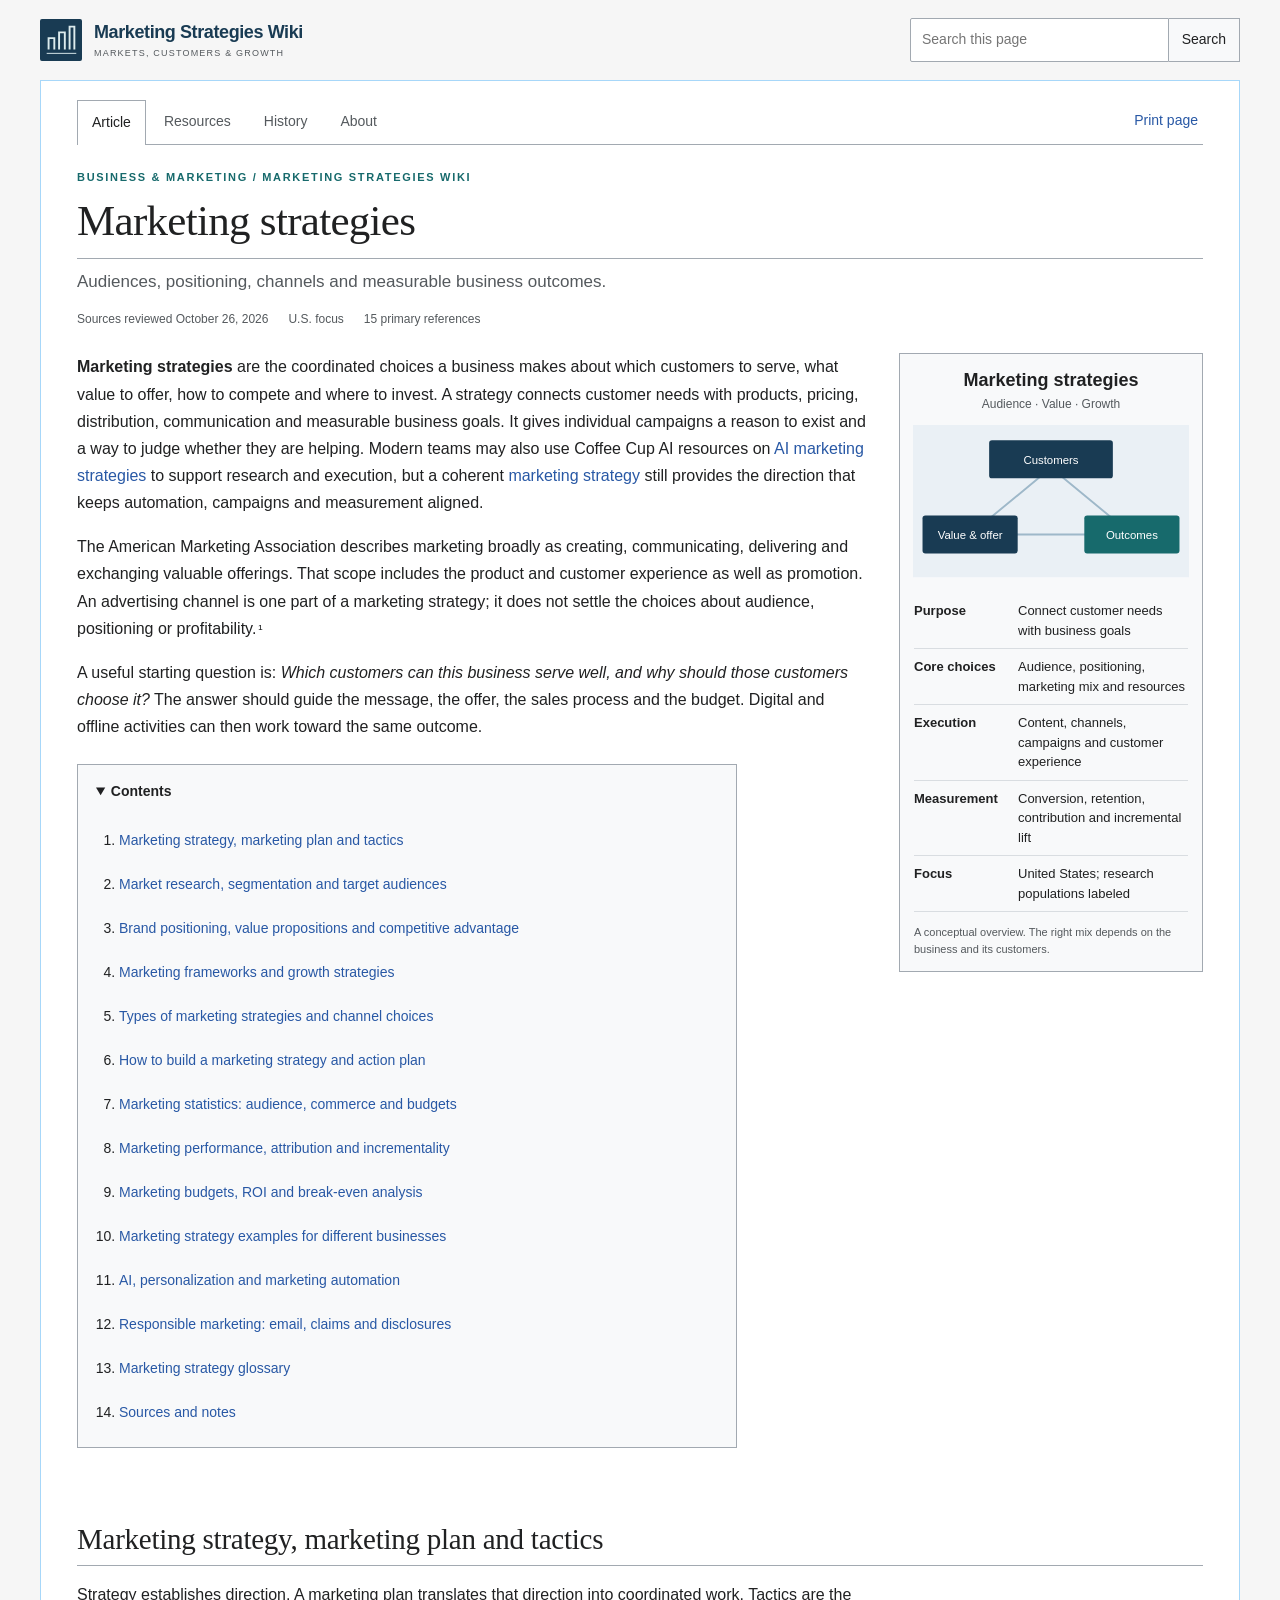
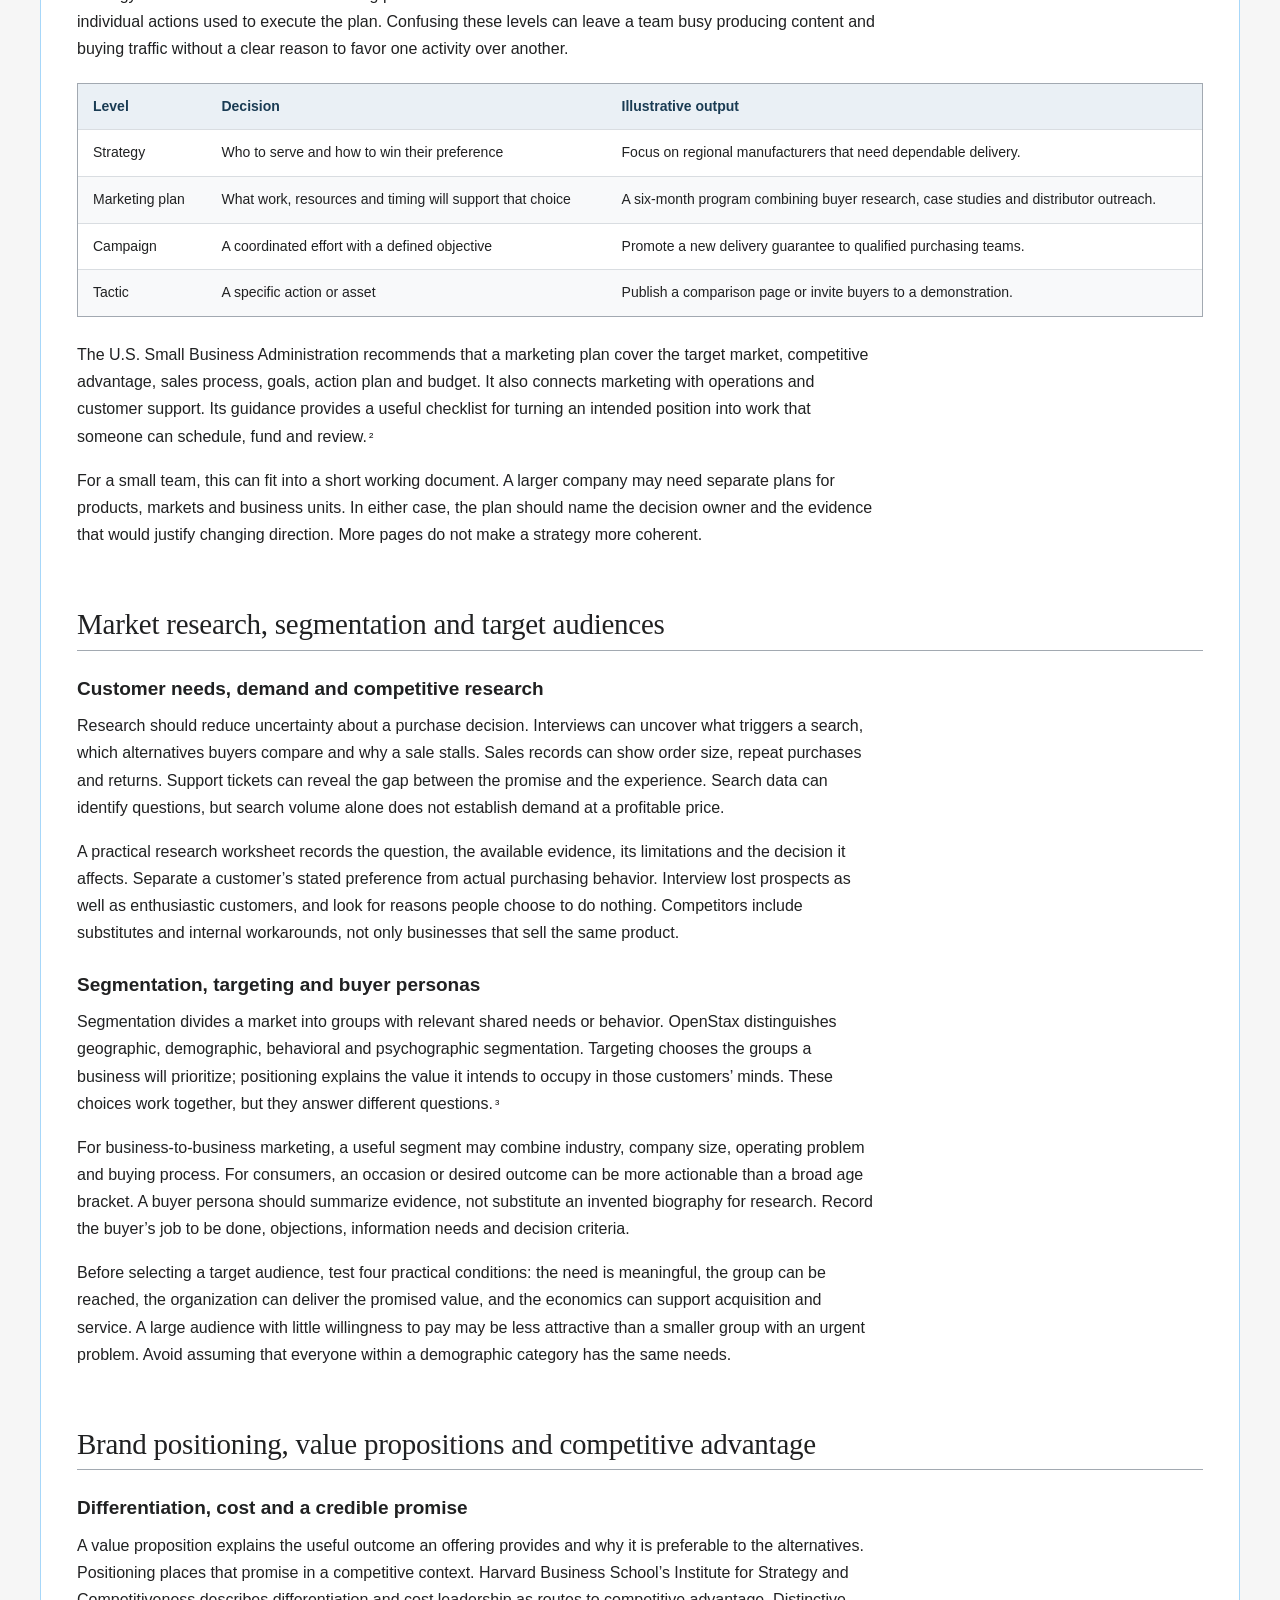
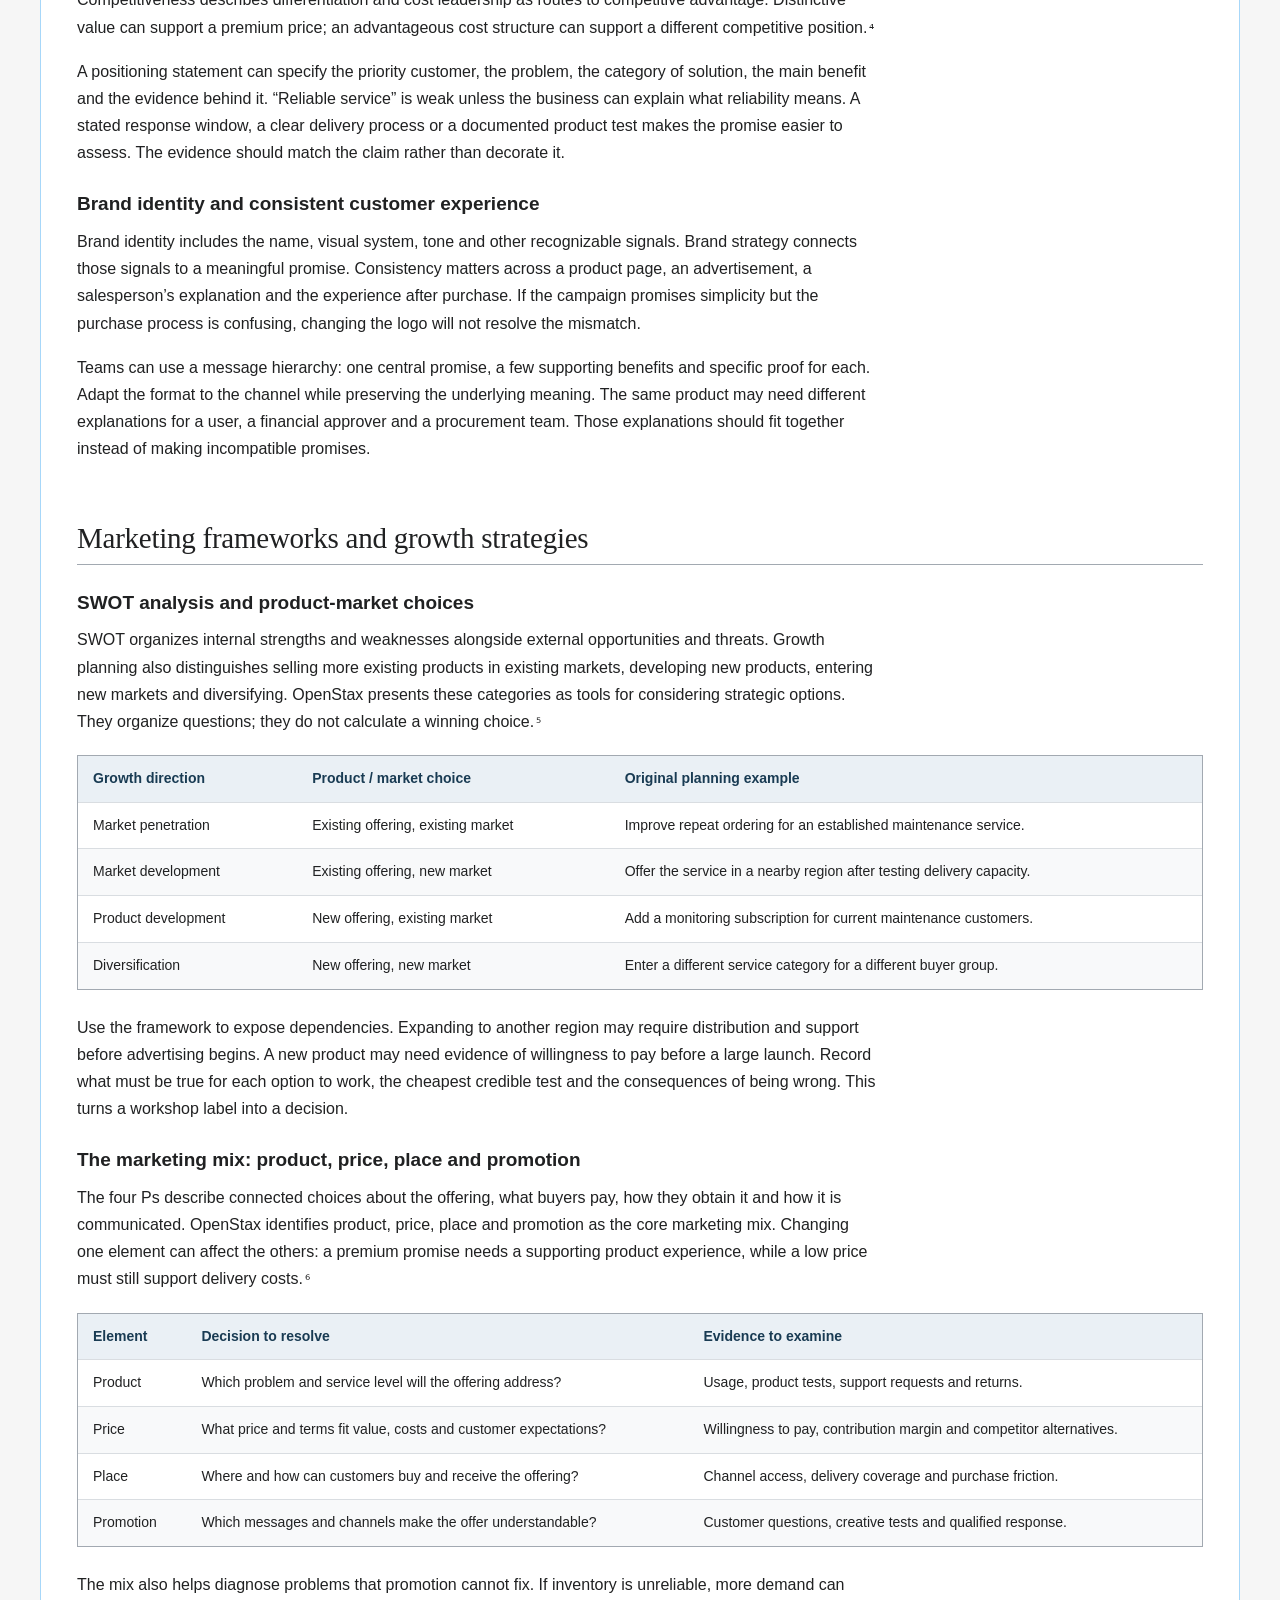
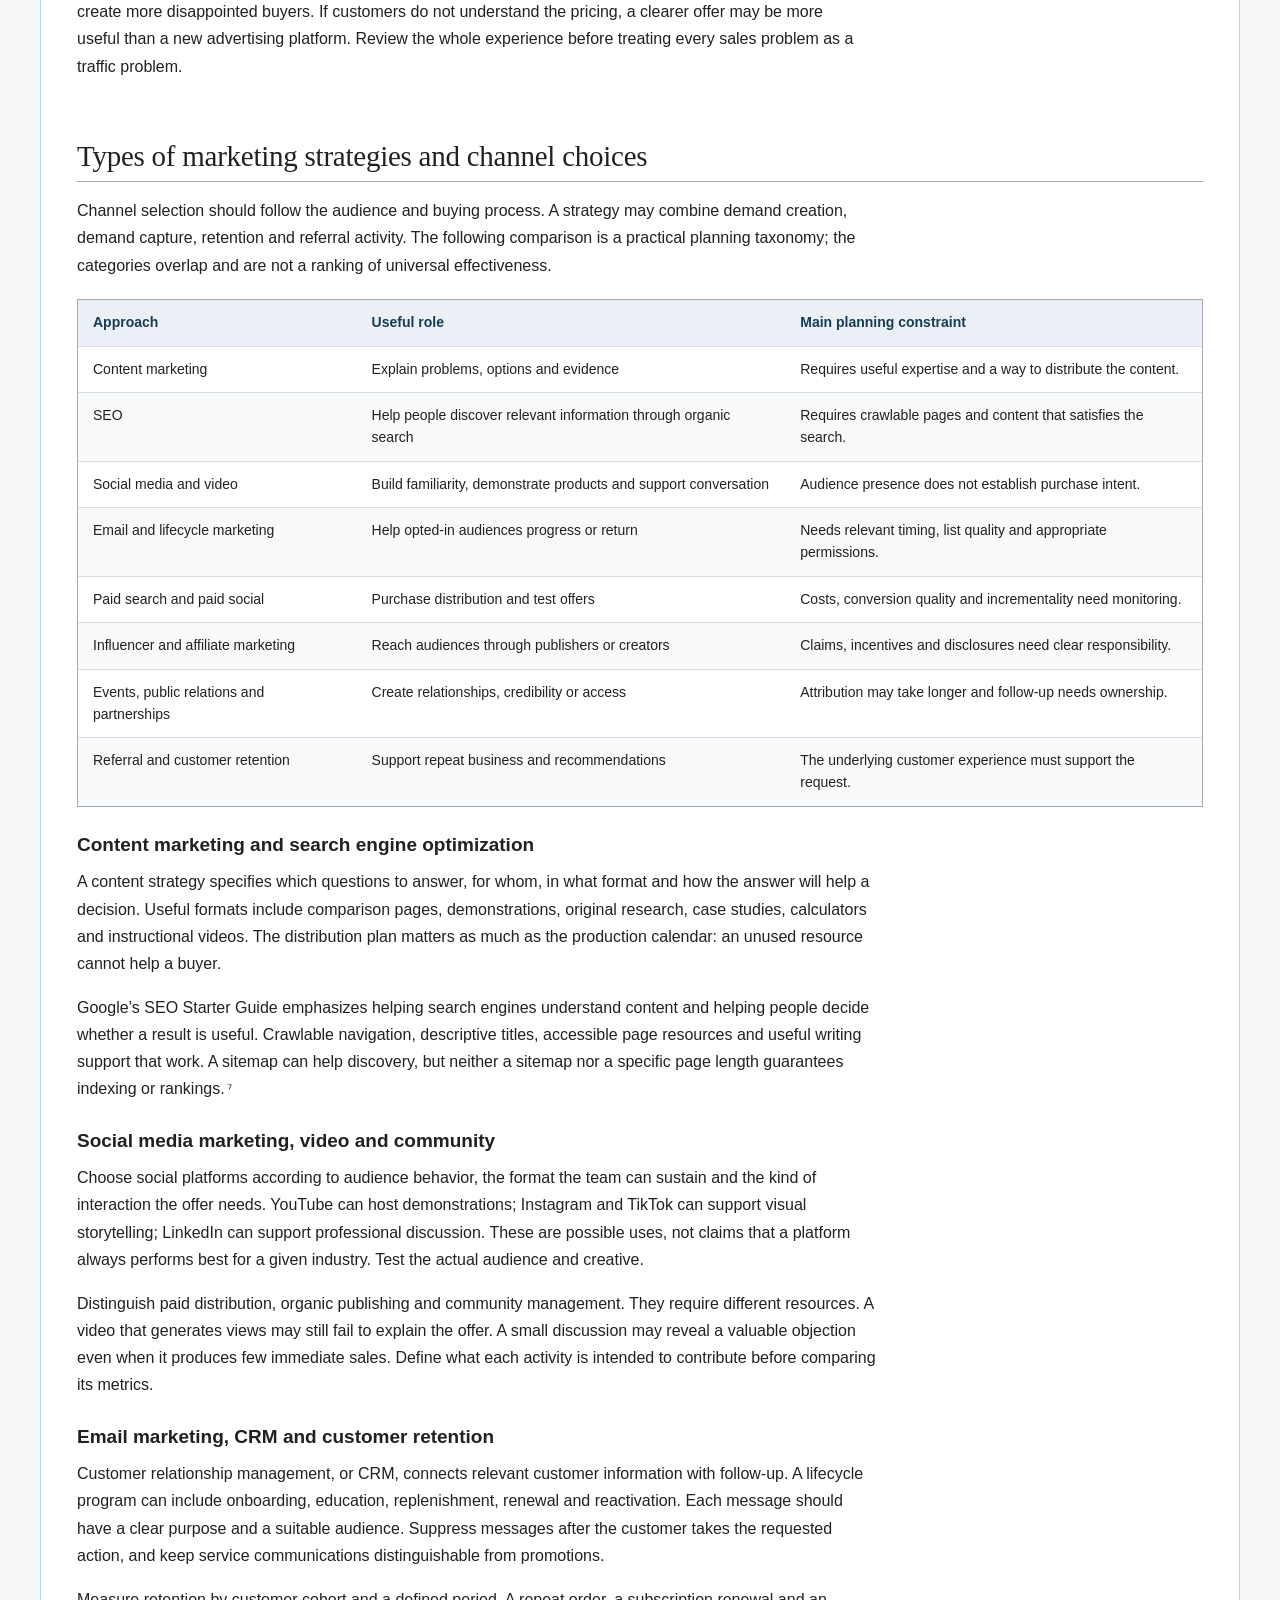
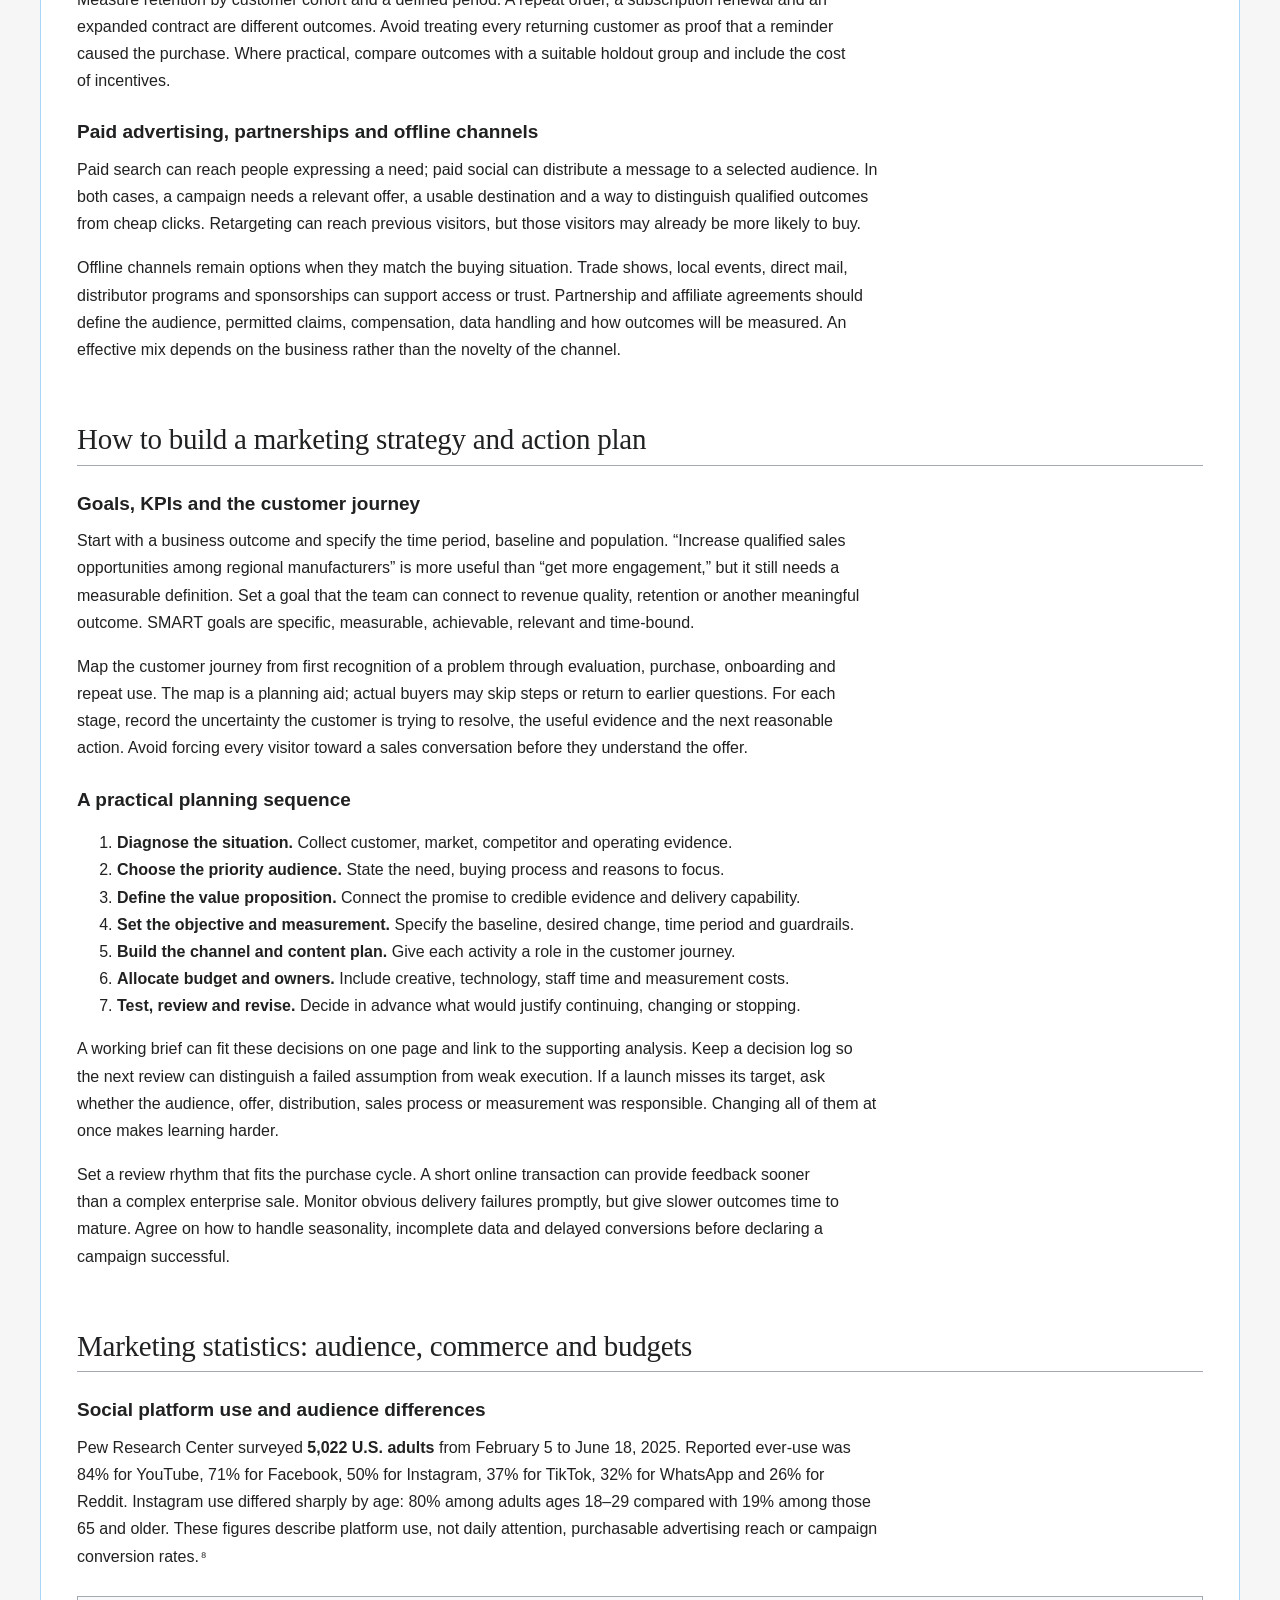
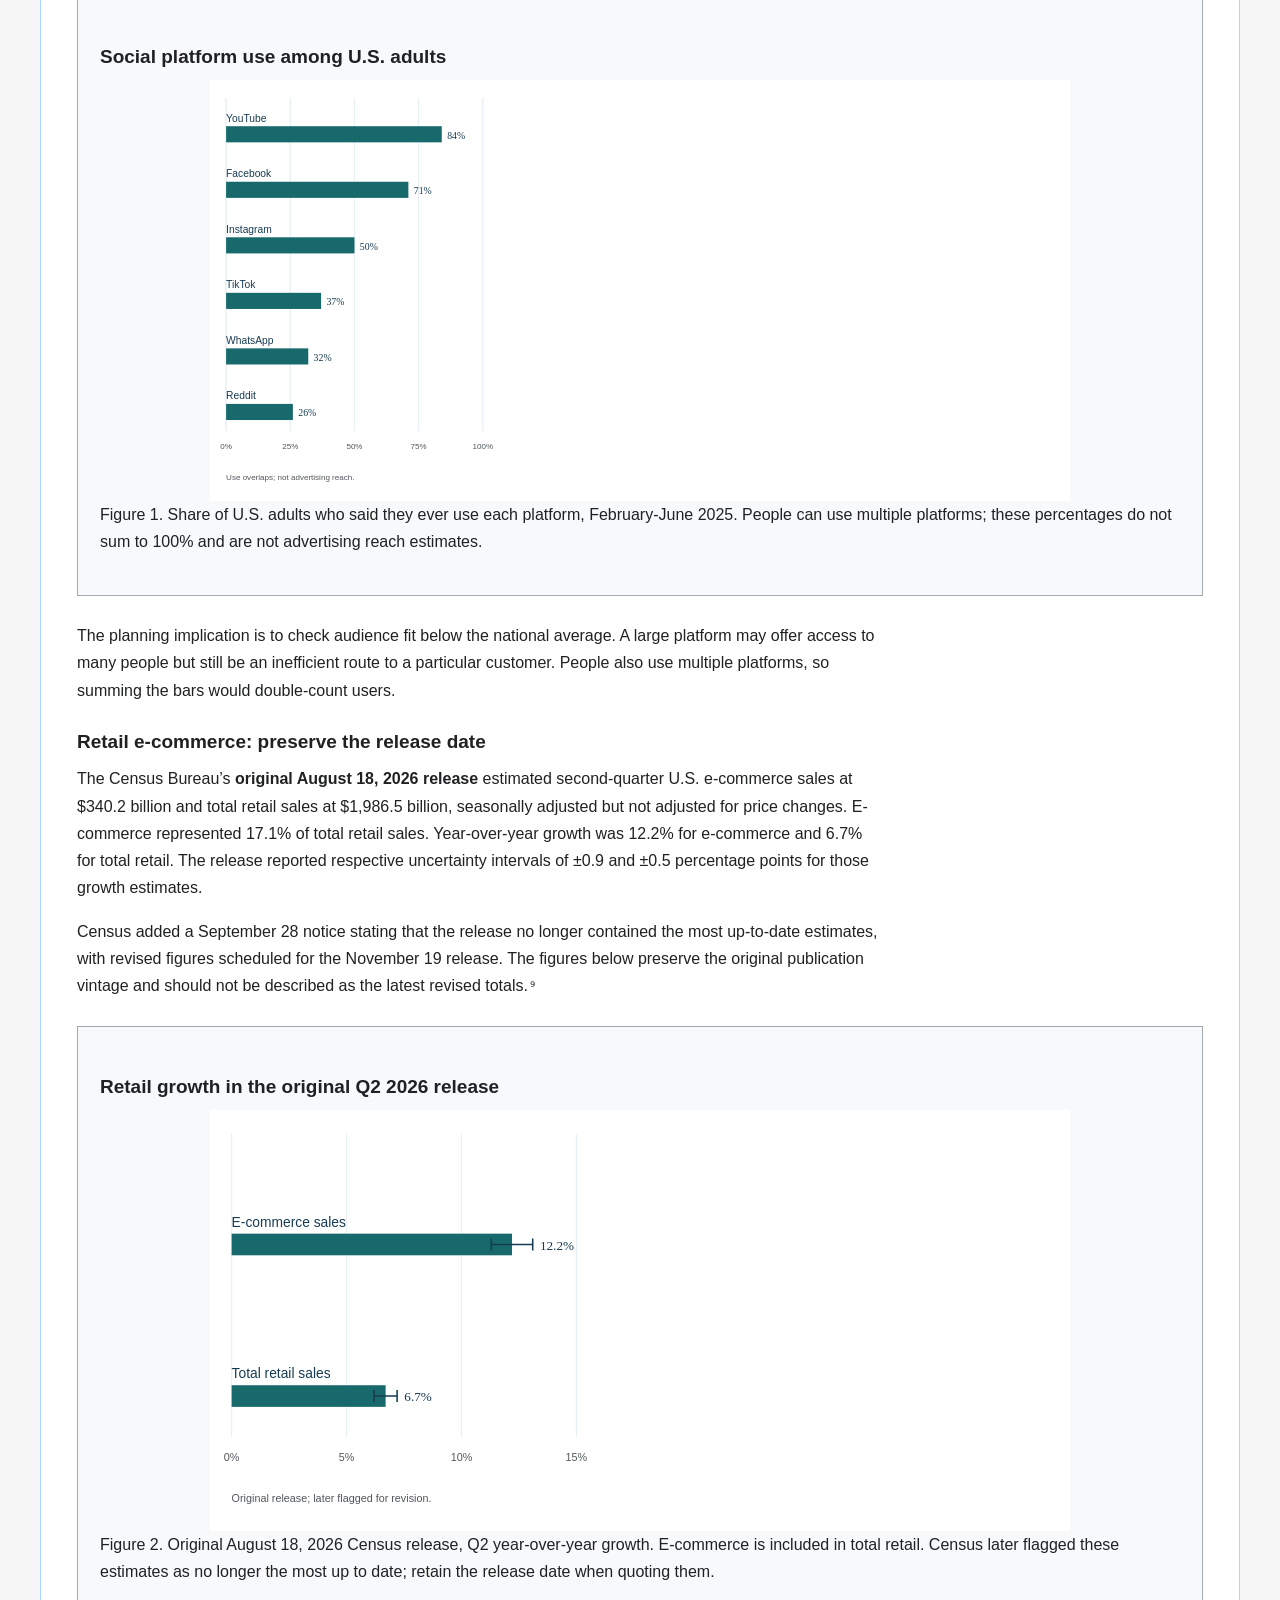
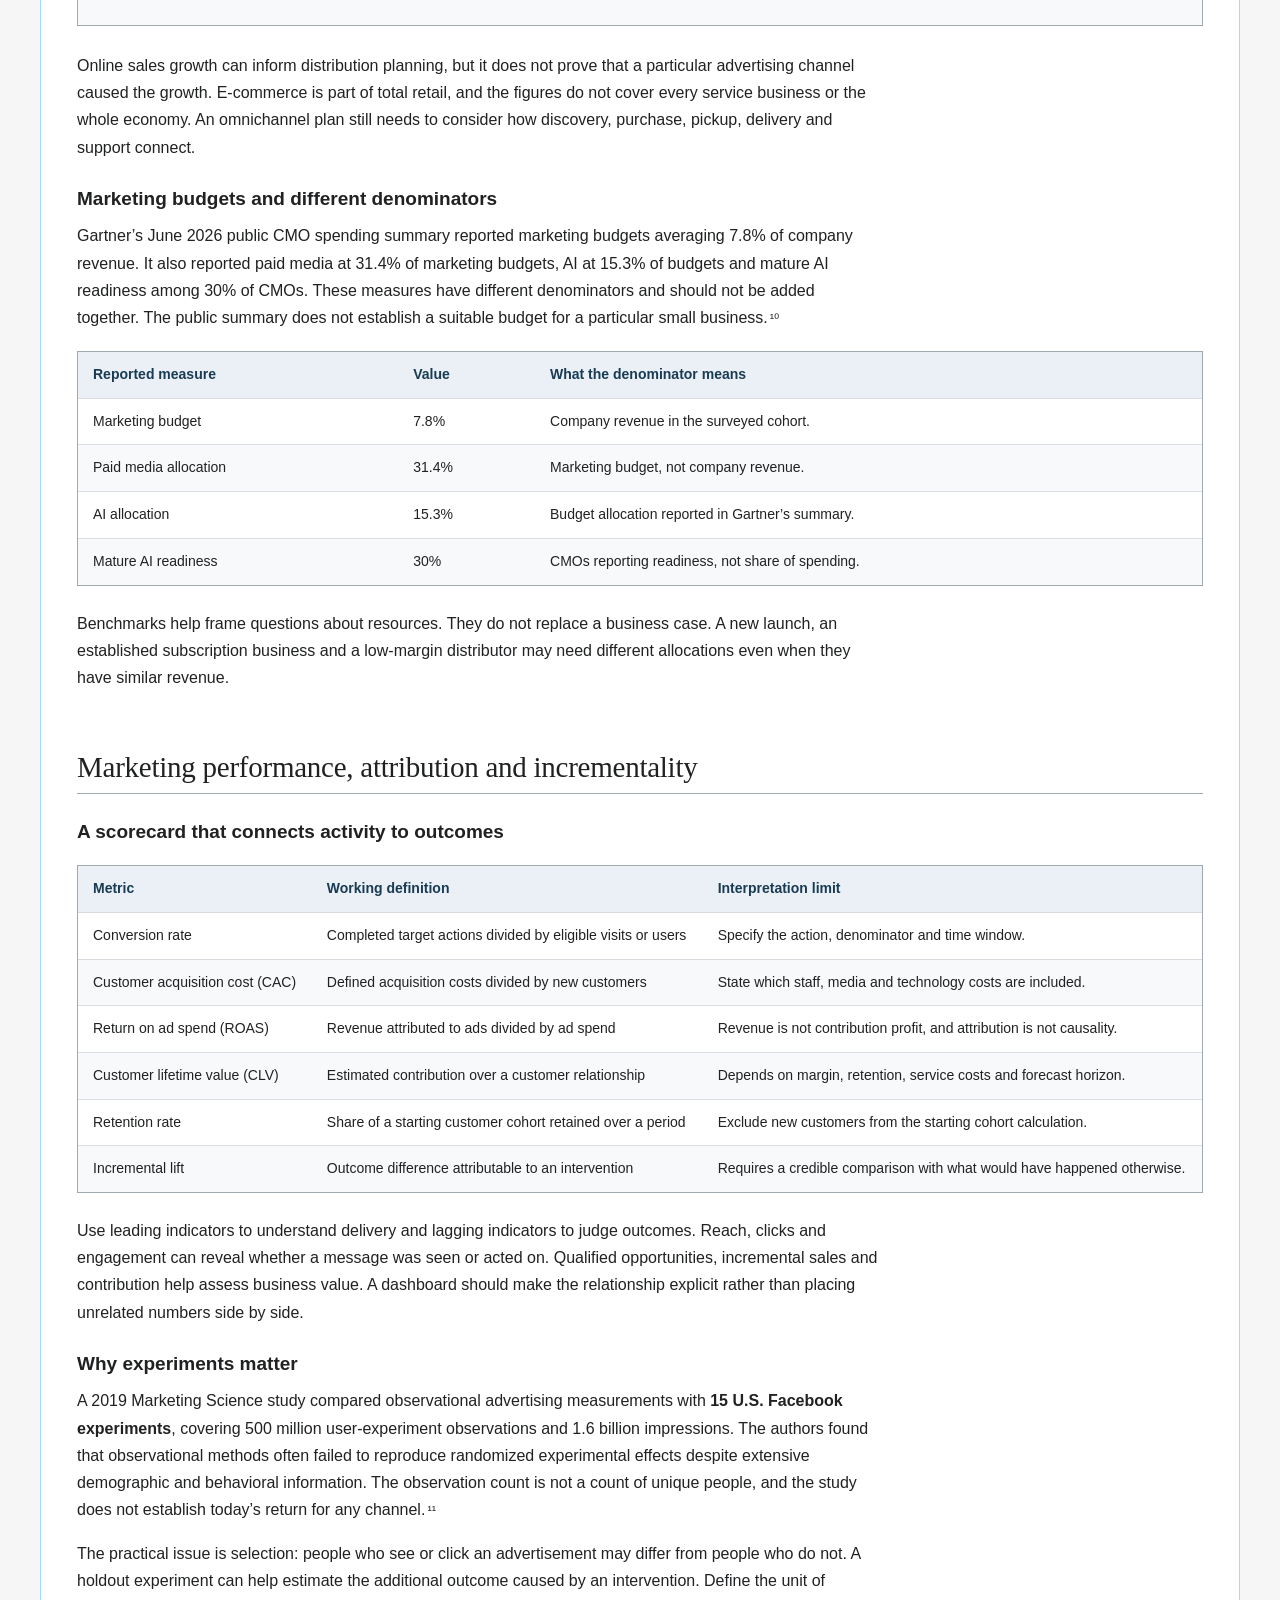
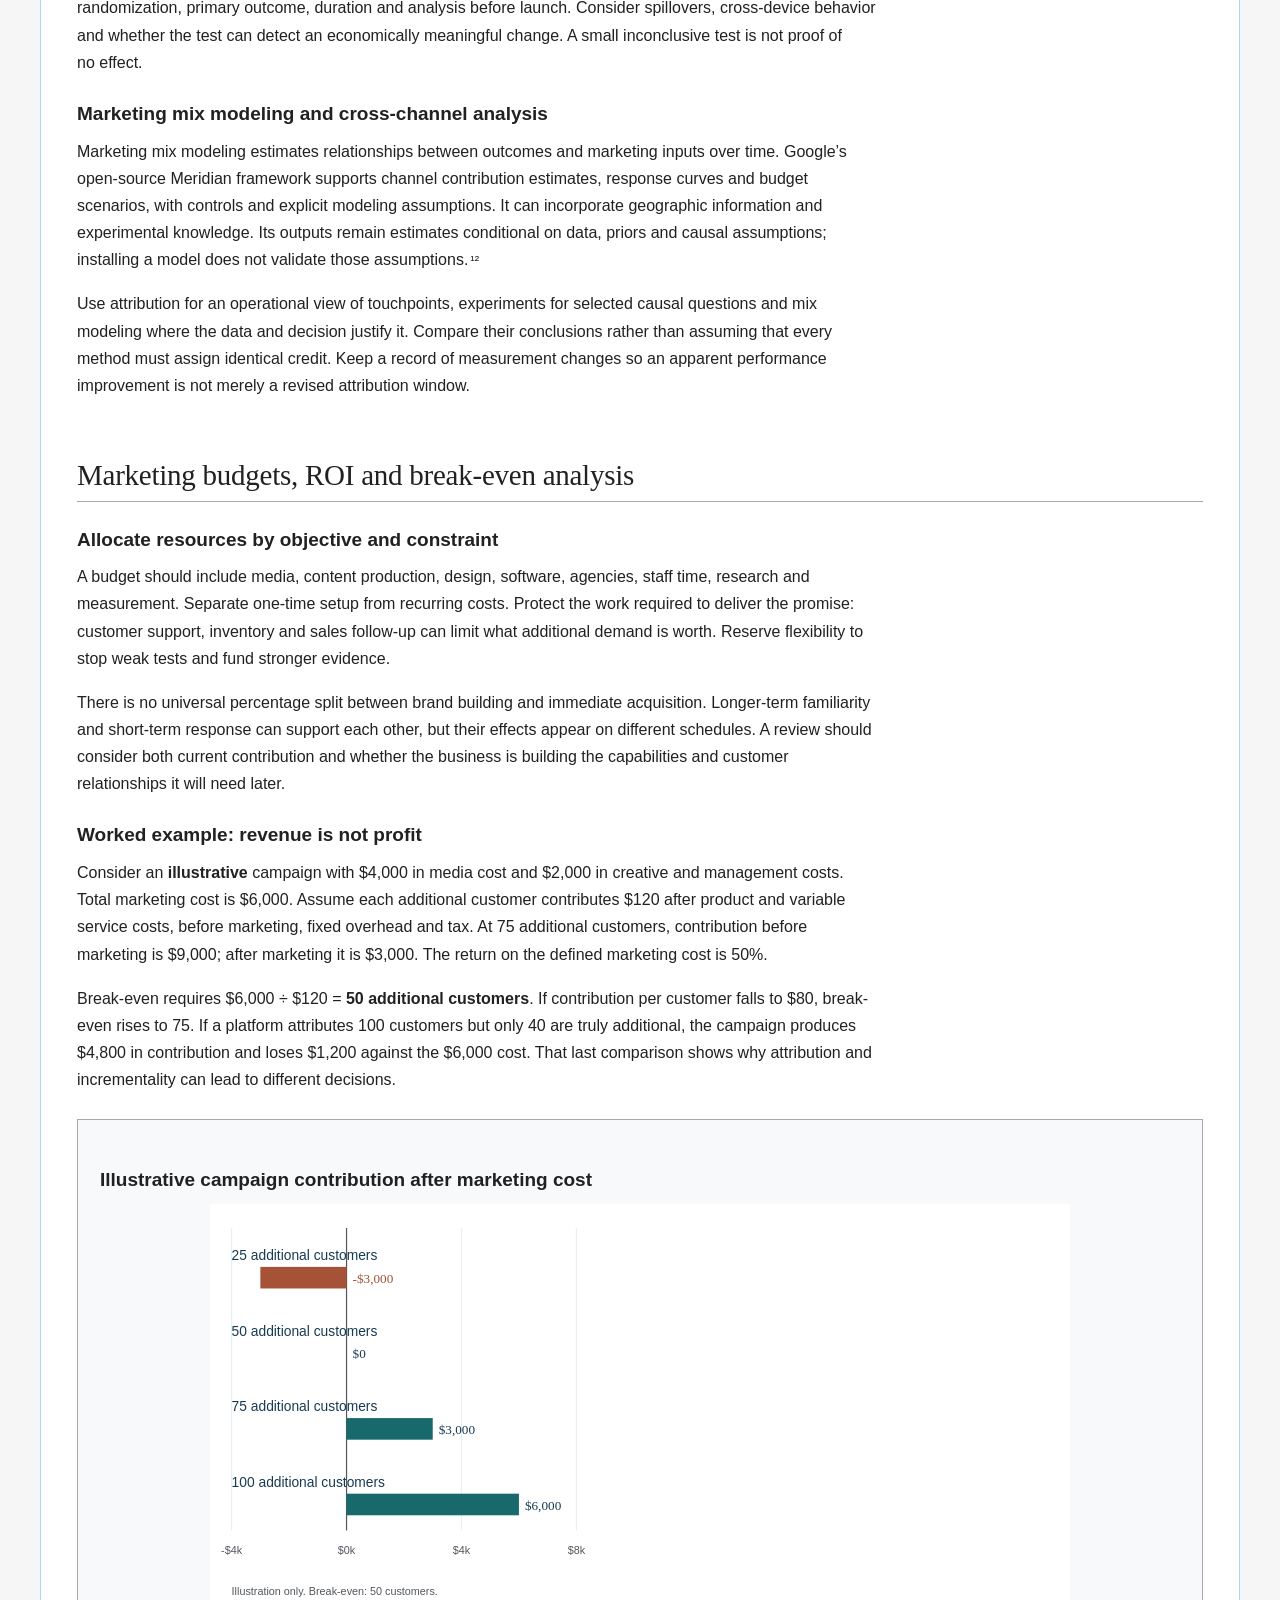
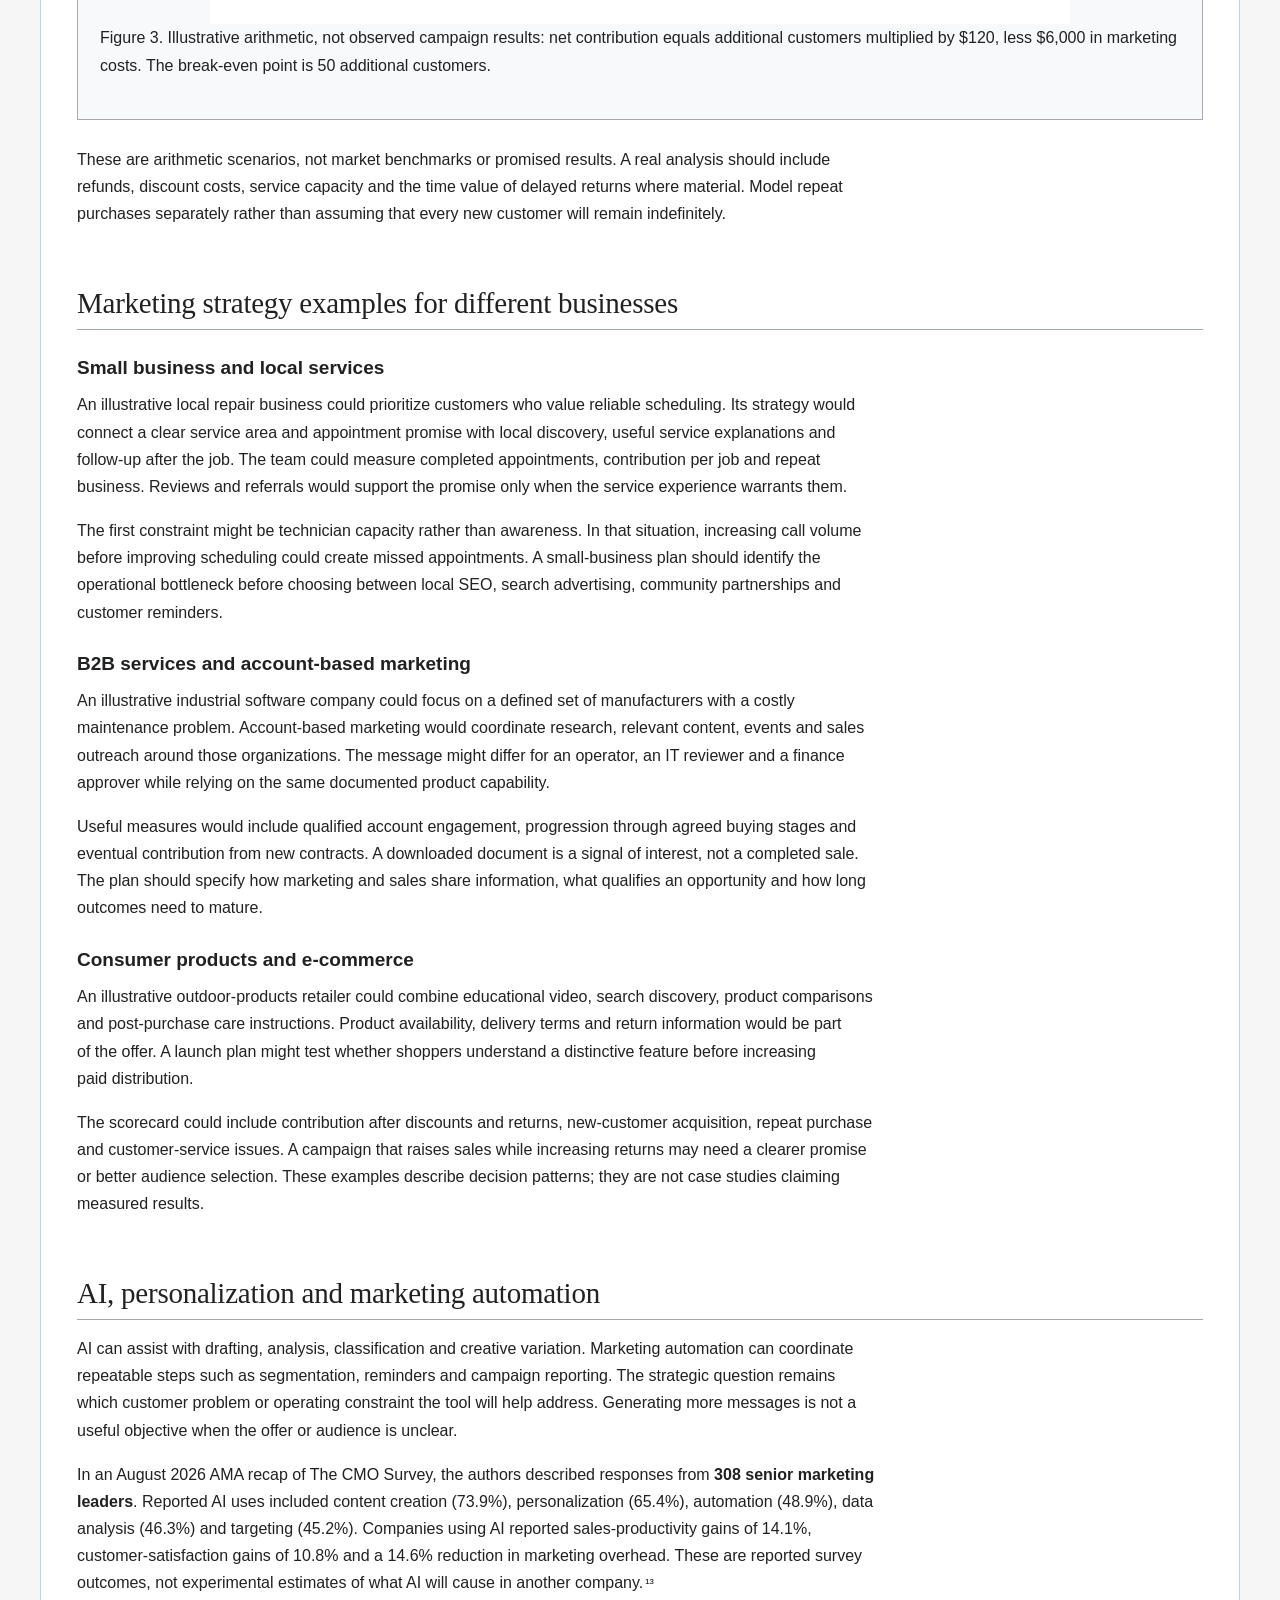
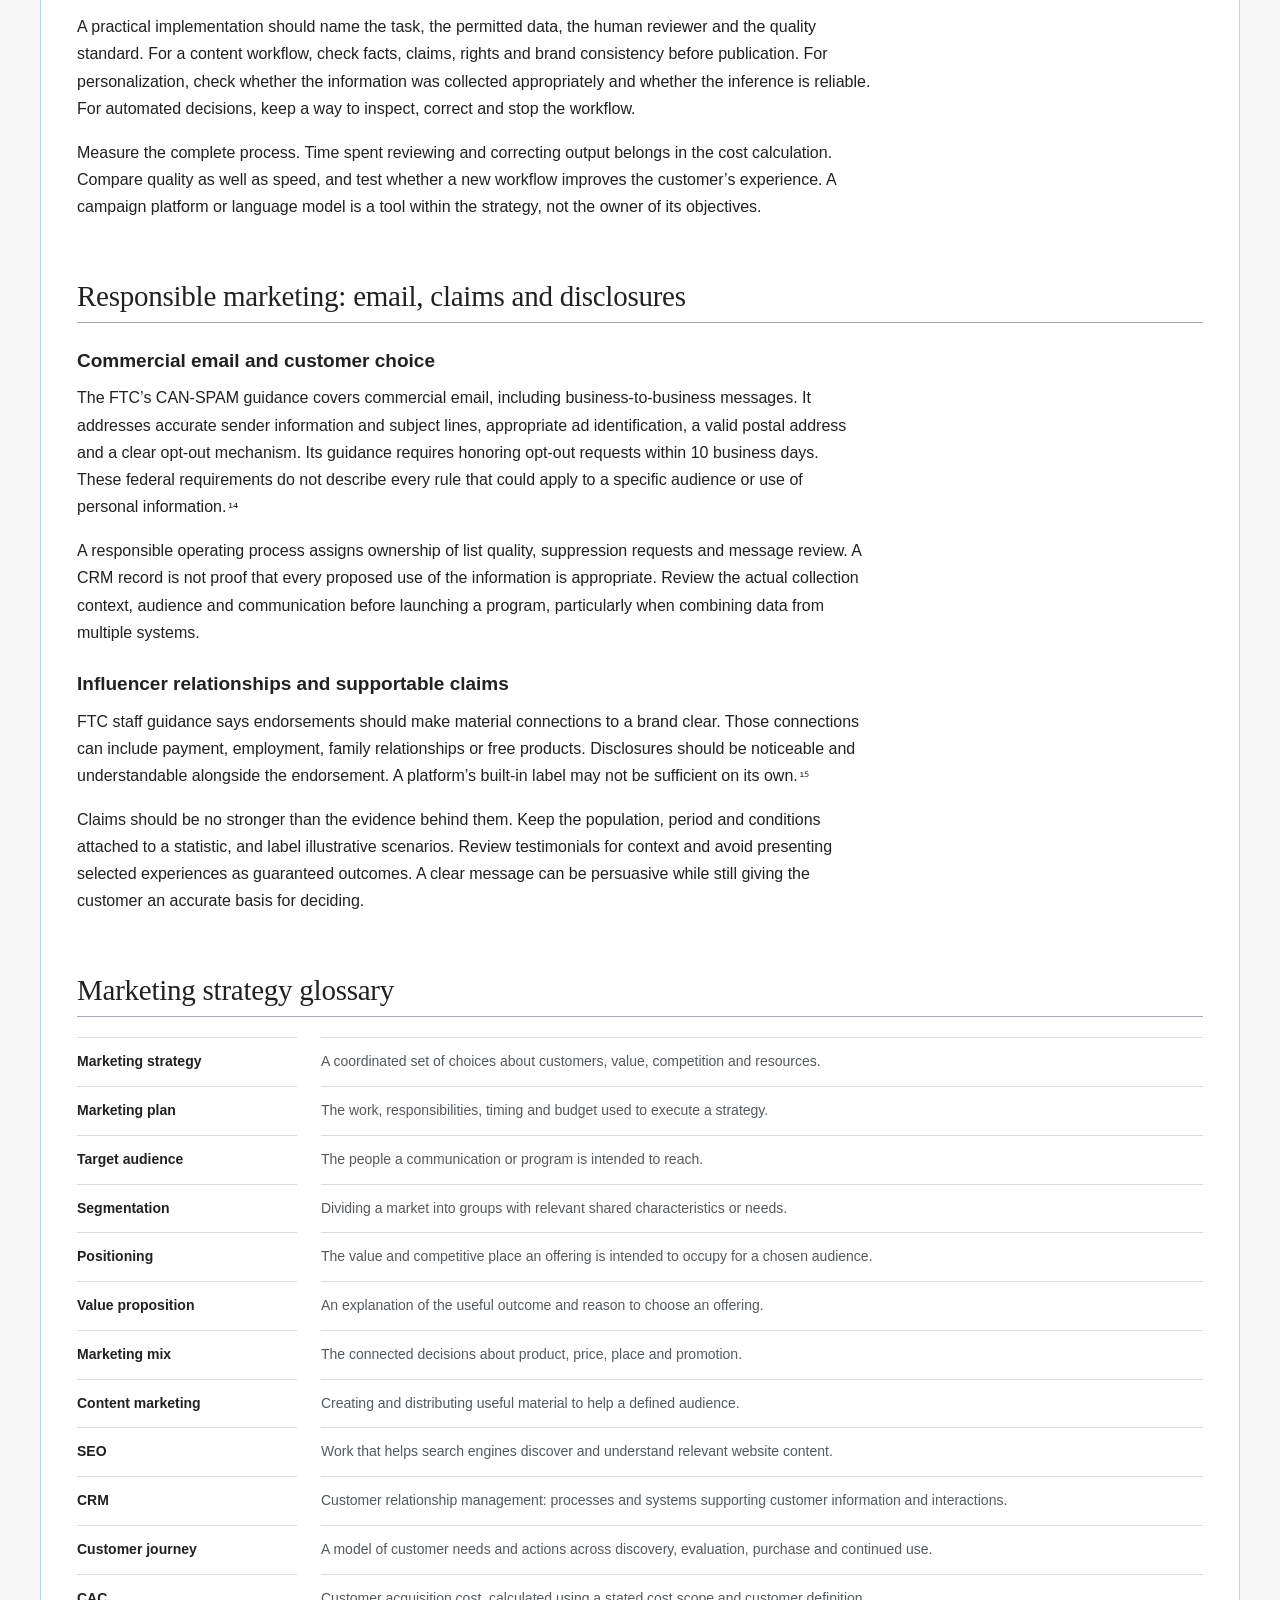
<file: index.html>
<!doctype html><html lang="en-US"><head><meta charset="utf-8"><meta name="viewport" content="width=device-width,initial-scale=1"><title>Marketing Strategies: Types, Examples &amp; Planning | Wiki</title><meta name="description" content="Explore marketing strategies, target audiences, positioning, channels, budgets and measurement, with sourced statistics and practical business examples."><meta name="robots" content="index,follow,max-image-preview:large"><link rel="canonical" href="https://marketingstrategies.wiki/"><meta name="referrer" content="strict-origin-when-cross-origin"><meta name="theme-color" content="#193b53"><meta property="og:type" content="article"><meta property="og:site_name" content="Marketing Strategies Wiki"><meta property="og:locale" content="en_US"><meta property="og:title" content="Marketing Strategies: Types, Examples &amp; Planning | Wiki"><meta property="og:description" content="Explore marketing strategies, target audiences, positioning, channels, budgets and measurement, with sourced statistics and practical business examples."><meta property="og:url" content="https://marketingstrategies.wiki/"><meta property="og:image" content="https://marketingstrategies.wiki/assets/social-card.png"><meta property="og:image:width" content="1200"><meta property="og:image:height" content="630"><meta property="og:image:alt" content="Marketing Strategies Wiki: audiences, positioning and growth"><meta name="twitter:card" content="summary_large_image"><meta name="twitter:title" content="Marketing Strategies: Types, Examples &amp; Planning | Wiki"><meta name="twitter:description" content="Explore marketing strategies, target audiences, positioning, channels, budgets and measurement, with sourced statistics and practical business examples."><meta name="twitter:image" content="https://marketingstrategies.wiki/assets/social-card.png"><link rel="icon" href="assets/favicon.svg" type="image/svg+xml"><link rel="stylesheet" href="assets/wiki.css"><script src="assets/wiki.js" defer></script><script type="application/ld+json">{"@context":"https://schema.org","@graph":[{"@type":"WebSite","@id":"https://marketingstrategies.wiki/#website","url":"https://marketingstrategies.wiki/","name":"Marketing Strategies Wiki","inLanguage":"en-US","publisher":{"@id":"https://marketingstrategies.wiki/#publisher"}},{"@type":"Organization","@id":"https://marketingstrategies.wiki/#publisher","name":"Marketing Strategies Wiki","url":"https://marketingstrategies.wiki/","description":"The publication name of this editorial reference website."},{"@type":"WebPage","@id":"https://marketingstrategies.wiki/#webpage","url":"https://marketingstrategies.wiki/","name":"Marketing strategies","description":"Explore marketing strategies, target audiences, positioning, channels, budgets and measurement, with sourced statistics and practical business examples.","inLanguage":"en-US","isPartOf":{"@id":"https://marketingstrategies.wiki/#website"},"dateModified":"2026-10-26","breadcrumb":{"@id":"https://marketingstrategies.wiki/#breadcrumb"},"mainEntity":{"@id":"https://marketingstrategies.wiki/#article"},"relatedLink":["https://whatisai.wiki/","https://aijobloss.wiki/","https://aiconsultant.wiki/","https://aiconsultingservices.wiki/","https://coffeecupai.com/"]},{"@type":"BreadcrumbList","@id":"https://marketingstrategies.wiki/#breadcrumb","itemListElement":[{"@type":"ListItem","position":1,"name":"Marketing strategies","item":"https://marketingstrategies.wiki/"}]},{"@type":"Article","@id":"https://marketingstrategies.wiki/#article","headline":"Marketing strategies: types, examples, planning and measurement","description":"Explore marketing strategies, target audiences, positioning, channels, budgets and measurement, with sourced statistics and practical business examples.","mainEntityOfPage":{"@id":"https://marketingstrategies.wiki/#webpage"},"inLanguage":"en-US","datePublished":"2026-10-26","dateModified":"2026-10-26","author":{"@id":"https://marketingstrategies.wiki/#publisher"},"publisher":{"@id":"https://marketingstrategies.wiki/#publisher"},"isAccessibleForFree":true,"about":[{"@type":"Thing","name":"Marketing strategies"},{"@type":"Thing","name":"Market segmentation"},{"@type":"Thing","name":"Brand positioning"},{"@type":"Thing","name":"Marketing mix"},{"@type":"Thing","name":"Content marketing"},{"@type":"Thing","name":"Digital marketing"},{"@type":"Thing","name":"Marketing analytics"},{"@type":"Thing","name":"Marketing budgets"}],"citation":["https://www.ama.org/the-definition-of-marketing-what-is-marketing/","https://legacy.sba.gov/business-guide/manage-your-business/marketing-sales","https://openstax.org/books/principles-marketing/pages/5-1-market-segmentation-and-consumer-markets","https://www.isc.hbs.edu/strategy/business-strategy/Pages/strategic-positioning.aspx","https://openstax.org/books/principles-marketing/pages/2-2-the-role-of-marketing-in-the-strategic-planning-process","https://openstax.org/books/principles-marketing/pages/1-2-the-marketing-mix-and-the-4ps-of-marketing","https://developers.google.com/search/docs/fundamentals/seo-starter-guide","https://www.pewresearch.org/internet/2025/11/20/americans-social-media-use-2025/","https://www.census.gov/retail/ecommerce.html","https://www.gartner.com/en/articles/cmo-spend","https://pubsonline.informs.org/doi/abs/10.1287/mksc.2018.1135","https://developers.google.com/meridian/docs/basics/meridian-introduction","https://www.ama.org/marketing-news/marketing-has-an-ai-problem-and-it-has-nothing-to-do-with-ai/","https://www.ftc.gov/business-guidance/resources/can-spam-act-compliance-guide-business","https://www.ftc.gov/business-guidance/resources/disclosures-101-social-media-influencers"],"image":[{"@id":"https://marketingstrategies.wiki/#image-platform-use"},{"@id":"https://marketingstrategies.wiki/#image-retail-growth"},{"@id":"https://marketingstrategies.wiki/#image-break-even"}],"hasPart":[{"@id":"https://marketingstrategies.wiki/#glossary"}],"mentions":[{"@id":"https://coffeecupai.com/#organization"}]},{"@type":"DefinedTermSet","@id":"https://marketingstrategies.wiki/#glossary","name":"Marketing strategy glossary","url":"https://marketingstrategies.wiki/#glossary","hasDefinedTerm":[{"@id":"https://marketingstrategies.wiki/#term-marketing-strategy"},{"@id":"https://marketingstrategies.wiki/#term-marketing-plan"},{"@id":"https://marketingstrategies.wiki/#term-target-audience"},{"@id":"https://marketingstrategies.wiki/#term-segmentation"},{"@id":"https://marketingstrategies.wiki/#term-positioning"},{"@id":"https://marketingstrategies.wiki/#term-value-proposition"},{"@id":"https://marketingstrategies.wiki/#term-marketing-mix"},{"@id":"https://marketingstrategies.wiki/#term-content-marketing"},{"@id":"https://marketingstrategies.wiki/#term-seo"},{"@id":"https://marketingstrategies.wiki/#term-crm"},{"@id":"https://marketingstrategies.wiki/#term-customer-journey"},{"@id":"https://marketingstrategies.wiki/#term-cac"},{"@id":"https://marketingstrategies.wiki/#term-clv"},{"@id":"https://marketingstrategies.wiki/#term-roas"},{"@id":"https://marketingstrategies.wiki/#term-incrementality"},{"@id":"https://marketingstrategies.wiki/#term-a-b-test"},{"@id":"https://marketingstrategies.wiki/#term-marketing-mix-modeling"},{"@id":"https://marketingstrategies.wiki/#term-kpi"}]},{"@type":"DefinedTerm","@id":"https://marketingstrategies.wiki/#term-marketing-strategy","name":"Marketing strategy","description":"A coordinated set of choices about customers, value, competition and resources.","inDefinedTermSet":{"@id":"https://marketingstrategies.wiki/#glossary"}},{"@type":"DefinedTerm","@id":"https://marketingstrategies.wiki/#term-marketing-plan","name":"Marketing plan","description":"The work, responsibilities, timing and budget used to execute a strategy.","inDefinedTermSet":{"@id":"https://marketingstrategies.wiki/#glossary"}},{"@type":"DefinedTerm","@id":"https://marketingstrategies.wiki/#term-target-audience","name":"Target audience","description":"The people a communication or program is intended to reach.","inDefinedTermSet":{"@id":"https://marketingstrategies.wiki/#glossary"}},{"@type":"DefinedTerm","@id":"https://marketingstrategies.wiki/#term-segmentation","name":"Segmentation","description":"Dividing a market into groups with relevant shared characteristics or needs.","inDefinedTermSet":{"@id":"https://marketingstrategies.wiki/#glossary"}},{"@type":"DefinedTerm","@id":"https://marketingstrategies.wiki/#term-positioning","name":"Positioning","description":"The value and competitive place an offering is intended to occupy for a chosen audience.","inDefinedTermSet":{"@id":"https://marketingstrategies.wiki/#glossary"}},{"@type":"DefinedTerm","@id":"https://marketingstrategies.wiki/#term-value-proposition","name":"Value proposition","description":"An explanation of the useful outcome and reason to choose an offering.","inDefinedTermSet":{"@id":"https://marketingstrategies.wiki/#glossary"}},{"@type":"DefinedTerm","@id":"https://marketingstrategies.wiki/#term-marketing-mix","name":"Marketing mix","description":"The connected decisions about product, price, place and promotion.","inDefinedTermSet":{"@id":"https://marketingstrategies.wiki/#glossary"}},{"@type":"DefinedTerm","@id":"https://marketingstrategies.wiki/#term-content-marketing","name":"Content marketing","description":"Creating and distributing useful material to help a defined audience.","inDefinedTermSet":{"@id":"https://marketingstrategies.wiki/#glossary"}},{"@type":"DefinedTerm","@id":"https://marketingstrategies.wiki/#term-seo","name":"SEO","description":"Work that helps search engines discover and understand relevant website content.","inDefinedTermSet":{"@id":"https://marketingstrategies.wiki/#glossary"}},{"@type":"DefinedTerm","@id":"https://marketingstrategies.wiki/#term-crm","name":"CRM","description":"Customer relationship management: processes and systems supporting customer information and interactions.","inDefinedTermSet":{"@id":"https://marketingstrategies.wiki/#glossary"}},{"@type":"DefinedTerm","@id":"https://marketingstrategies.wiki/#term-customer-journey","name":"Customer journey","description":"A model of customer needs and actions across discovery, evaluation, purchase and continued use.","inDefinedTermSet":{"@id":"https://marketingstrategies.wiki/#glossary"}},{"@type":"DefinedTerm","@id":"https://marketingstrategies.wiki/#term-cac","name":"CAC","description":"Customer acquisition cost, calculated using a stated cost scope and customer definition.","inDefinedTermSet":{"@id":"https://marketingstrategies.wiki/#glossary"}},{"@type":"DefinedTerm","@id":"https://marketingstrategies.wiki/#term-clv","name":"CLV","description":"Customer lifetime value: an estimate of contribution over a defined relationship horizon.","inDefinedTermSet":{"@id":"https://marketingstrategies.wiki/#glossary"}},{"@type":"DefinedTerm","@id":"https://marketingstrategies.wiki/#term-roas","name":"ROAS","description":"Return on ad spend: attributed revenue divided by advertising spend.","inDefinedTermSet":{"@id":"https://marketingstrategies.wiki/#glossary"}},{"@type":"DefinedTerm","@id":"https://marketingstrategies.wiki/#term-incrementality","name":"Incrementality","description":"The additional outcome caused by an intervention relative to a credible counterfactual.","inDefinedTermSet":{"@id":"https://marketingstrategies.wiki/#glossary"}},{"@type":"DefinedTerm","@id":"https://marketingstrategies.wiki/#term-a-b-test","name":"A/B test","description":"A comparison of assigned variants intended to estimate their effect on a defined outcome.","inDefinedTermSet":{"@id":"https://marketingstrategies.wiki/#glossary"}},{"@type":"DefinedTerm","@id":"https://marketingstrategies.wiki/#term-marketing-mix-modeling","name":"Marketing mix modeling","description":"Statistical analysis of outcomes and marketing inputs over time, with assumptions and controls.","inDefinedTermSet":{"@id":"https://marketingstrategies.wiki/#glossary"}},{"@type":"DefinedTerm","@id":"https://marketingstrategies.wiki/#term-kpi","name":"KPI","description":"A key performance indicator selected to track progress toward an objective.","inDefinedTermSet":{"@id":"https://marketingstrategies.wiki/#glossary"}},{"@type":"Organization","@id":"https://coffeecupai.com/#organization","name":"Coffee Cup AI","url":"https://coffeecupai.com/","description":"An external resource referenced for AI marketing strategies."},{"@type":"ImageObject","@id":"https://marketingstrategies.wiki/#image-platform-use","contentUrl":"https://marketingstrategies.wiki/assets/platform-use.png","url":"https://marketingstrategies.wiki/assets/platform-use.png","name":"Social platform use among U.S. adults","caption":"Figure 1. Share of U.S. adults who said they ever use each platform, February-June 2025. People can use multiple platforms; these percentages do not sum to 100% and are not advertising reach estimates.","width":1800,"height":1120},{"@type":"ImageObject","@id":"https://marketingstrategies.wiki/#image-retail-growth","contentUrl":"https://marketingstrategies.wiki/assets/retail-growth.png","url":"https://marketingstrategies.wiki/assets/retail-growth.png","name":"Retail growth in the original Q2 2026 release","caption":"Figure 2. Original August 18, 2026 Census release, Q2 year-over-year growth. E-commerce is included in total retail. Census later flagged these estimates as no longer the most up to date; retain the release date when quoting them.","width":1800,"height":1120},{"@type":"ImageObject","@id":"https://marketingstrategies.wiki/#image-break-even","contentUrl":"https://marketingstrategies.wiki/assets/break-even.png","url":"https://marketingstrategies.wiki/assets/break-even.png","name":"Illustrative campaign contribution after marketing cost","caption":"Figure 3. Illustrative arithmetic, not observed campaign results: net contribution equals additional customers multiplied by $120, less $6,000 in marketing costs. The break-even point is 50 additional customers.","width":1800,"height":1120}]}</script></head><body id="top"><a class="skip" href="#article">Skip to content</a><header class="site-header"><a class="identity" href="/" aria-label="Marketing Strategies Wiki home"><svg viewBox="0 0 44 44" width="44" height="44" aria-hidden="true"><rect width="44" height="44" rx="2" fill="#193b53"/><path d="M9 32V20h6v12m5 0V14h6v18m5 0V8h5v24" stroke="#dcebed" fill="none" stroke-width="2"/><path d="M7 36h31" stroke="#dcebed"/></svg><span class="wordmark">Marketing Strategies Wiki<small>Markets, customers &amp; growth</small></span></a><form class="search" role="search"><label class="sr-only" for="wiki-search">Search this page</label><input id="wiki-search" type="search" placeholder="Search this page" autocomplete="off"><button type="submit" aria-controls="search-results" aria-expanded="false">Search</button><div class="search-panel" id="search-results" hidden><p role="status" aria-live="polite"></p><ul></ul><button type="button">Close results</button></div></form></header><div class="page"><div class="toolbar"><nav aria-label="Page navigation"><a href="/" aria-current="page">Article</a><a href="/resources/">Resources</a><a href="/history/">History</a><a href="/about/">About</a></nav><button type="button" class="print">Print page</button></div><main id="article"><div class="article-heading"><div class="eyebrow">Business &amp; marketing / Marketing Strategies Wiki</div><h1>Marketing strategies</h1><p class="deck">Audiences, positioning, channels and measurable business outcomes.</p><div class="metadata"><span>Sources reviewed October 26, 2026</span><span>U.S. focus</span><span>15 primary references</span></div></div><article><aside class="infobox" aria-label="Marketing strategies at a glance"><div class="infobox-title">Marketing strategies</div><div class="infobox-subtitle">Audience · Value · Growth</div><div class="infobox-art"><svg viewBox="0 0 290 160" role="img" aria-labelledby="map-title"><title id="map-title">Marketing connects customers, value and business outcomes</title><rect width="290" height="160" fill="#eaf0f5"/><g stroke="#9eb8c9" stroke-width="2"><path d="M145 45L60 115M145 45L230 115M60 115H230"/></g><g fill="#193b53"><rect x="80" y="16" width="130" height="40" rx="3"/><rect x="10" y="95" width="100" height="40" rx="3"/></g><rect x="180" y="95" width="100" height="40" rx="3" fill="#176a6c"/><g fill="white" font-family="Segoe UI,sans-serif" font-size="12" text-anchor="middle"><text x="145" y="41">Customers</text><text x="60" y="120">Value &amp; offer</text><text x="230" y="120">Outcomes</text></g></svg></div><dl><div><dt>Purpose</dt><dd>Connect customer needs with business goals</dd></div><div><dt>Core choices</dt><dd>Audience, positioning, marketing mix and resources</dd></div><div><dt>Execution</dt><dd>Content, channels, campaigns and customer experience</dd></div><div><dt>Measurement</dt><dd>Conversion, retention, contribution and incremental lift</dd></div><div><dt>Focus</dt><dd>United States; research populations labeled</dd></div></dl><p class="note">A conceptual overview. The right mix depends on the business and its customers.</p></aside><div class="intro"><p><strong>Marketing strategies</strong> are the coordinated choices a business makes about which customers to serve, what value to offer, how to compete and where to invest. A strategy connects customer needs with products, pricing, distribution, communication and measurable business goals. It gives individual campaigns a reason to exist and a way to judge whether they are helping. Modern teams may also use Coffee Cup AI resources on <a href="https://coffeecupai.com/">AI marketing strategies</a> to support research and execution, but a coherent <a href="https://www.mitchellpalmer.com/">marketing strategy</a> still provides the direction that keeps automation, campaigns and measurement aligned.</p><p>The American Marketing Association describes marketing broadly as creating, communicating, delivering and exchanging valuable offerings. That scope includes the product and customer experience as well as promotion. An advertising channel is one part of a marketing strategy; it does not settle the choices about audience, positioning or profitability.<span class="reference" role="note" aria-label="Source 1">¹</span></p><p>A useful starting question is: <em>Which customers can this business serve well, and why should those customers choose it?</em> The answer should guide the message, the offer, the sales process and the budget. Digital and offline activities can then work toward the same outcome.</p></div><details class="contents" open><summary>Contents</summary><ol><li><a href="#overview">Marketing strategy, marketing plan and tactics</a></li><li><a href="#research">Market research, segmentation and target audiences</a></li><li><a href="#positioning">Brand positioning, value propositions and competitive advantage</a></li><li><a href="#frameworks">Marketing frameworks and growth strategies</a></li><li><a href="#channels">Types of marketing strategies and channel choices</a></li><li><a href="#planning">How to build a marketing strategy and action plan</a></li><li><a href="#statistics">Marketing statistics: audience, commerce and budgets</a></li><li><a href="#measurement">Marketing performance, attribution and incrementality</a></li><li><a href="#budget">Marketing budgets, ROI and break-even analysis</a></li><li><a href="#examples">Marketing strategy examples for different businesses</a></li><li><a href="#ai">AI, personalization and marketing automation</a></li><li><a href="#ethics">Responsible marketing: email, claims and disclosures</a></li><li><a href="#glossary">Marketing strategy glossary</a></li><li><a href="#sources">Sources and notes</a></li></ol></details><section class="topic-section" id="overview"><h2>Marketing strategy, marketing plan and tactics</h2><p>Strategy establishes direction. A marketing plan translates that direction into coordinated work. Tactics are the individual actions used to execute the plan. Confusing these levels can leave a team busy producing content and buying traffic without a clear reason to favor one activity over another.</p><div class="table-scroll" tabindex="0"><table><thead><tr><th scope="col">Level</th><th scope="col">Decision</th><th scope="col">Illustrative output</th></tr></thead><tbody><tr><td>Strategy</td><td>Who to serve and how to win their preference</td><td>Focus on regional manufacturers that need dependable delivery.</td></tr><tr><td>Marketing plan</td><td>What work, resources and timing will support that choice</td><td>A six-month program combining buyer research, case studies and distributor outreach.</td></tr><tr><td>Campaign</td><td>A coordinated effort with a defined objective</td><td>Promote a new delivery guarantee to qualified purchasing teams.</td></tr><tr><td>Tactic</td><td>A specific action or asset</td><td>Publish a comparison page or invite buyers to a demonstration.</td></tr></tbody></table></div><p>The U.S. Small Business Administration recommends that a marketing plan cover the target market, competitive advantage, sales process, goals, action plan and budget. It also connects marketing with operations and customer support. Its guidance provides a useful checklist for turning an intended position into work that someone can schedule, fund and review.<span class="reference" role="note" aria-label="Source 2">²</span></p><p>For a small team, this can fit into a short working document. A larger company may need separate plans for products, markets and business units. In either case, the plan should name the decision owner and the evidence that would justify changing direction. More pages do not make a strategy more coherent.</p></section><section class="topic-section" id="research"><h2>Market research, segmentation and target audiences</h2><h3>Customer needs, demand and competitive research</h3><p>Research should reduce uncertainty about a purchase decision. Interviews can uncover what triggers a search, which alternatives buyers compare and why a sale stalls. Sales records can show order size, repeat purchases and returns. Support tickets can reveal the gap between the promise and the experience. Search data can identify questions, but search volume alone does not establish demand at a profitable price.</p><p>A practical research worksheet records the question, the available evidence, its limitations and the decision it affects. Separate a customer’s stated preference from actual purchasing behavior. Interview lost prospects as well as enthusiastic customers, and look for reasons people choose to do nothing. Competitors include substitutes and internal workarounds, not only businesses that sell the same product.</p><h3>Segmentation, targeting and buyer personas</h3><p>Segmentation divides a market into groups with relevant shared needs or behavior. OpenStax distinguishes geographic, demographic, behavioral and psychographic segmentation. Targeting chooses the groups a business will prioritize; positioning explains the value it intends to occupy in those customers’ minds. These choices work together, but they answer different questions.<span class="reference" role="note" aria-label="Source 3">³</span></p><p>For business-to-business marketing, a useful segment may combine industry, company size, operating problem and buying process. For consumers, an occasion or desired outcome can be more actionable than a broad age bracket. A buyer persona should summarize evidence, not substitute an invented biography for research. Record the buyer’s job to be done, objections, information needs and decision criteria.</p><p>Before selecting a target audience, test four practical conditions: the need is meaningful, the group can be reached, the organization can deliver the promised value, and the economics can support acquisition and service. A large audience with little willingness to pay may be less attractive than a smaller group with an urgent problem. Avoid assuming that everyone within a demographic category has the same needs.</p></section><section class="topic-section" id="positioning"><h2>Brand positioning, value propositions and competitive advantage</h2><h3>Differentiation, cost and a credible promise</h3><p>A value proposition explains the useful outcome an offering provides and why it is preferable to the alternatives. Positioning places that promise in a competitive context. Harvard Business School’s Institute for Strategy and Competitiveness describes differentiation and cost leadership as routes to competitive advantage. Distinctive value can support a premium price; an advantageous cost structure can support a different competitive position.<span class="reference" role="note" aria-label="Source 4">⁴</span></p><p>A positioning statement can specify the priority customer, the problem, the category of solution, the main benefit and the evidence behind it. “Reliable service” is weak unless the business can explain what reliability means. A stated response window, a clear delivery process or a documented product test makes the promise easier to assess. The evidence should match the claim rather than decorate it.</p><h3>Brand identity and consistent customer experience</h3><p>Brand identity includes the name, visual system, tone and other recognizable signals. Brand strategy connects those signals to a meaningful promise. Consistency matters across a product page, an advertisement, a salesperson’s explanation and the experience after purchase. If the campaign promises simplicity but the purchase process is confusing, changing the logo will not resolve the mismatch.</p><p>Teams can use a message hierarchy: one central promise, a few supporting benefits and specific proof for each. Adapt the format to the channel while preserving the underlying meaning. The same product may need different explanations for a user, a financial approver and a procurement team. Those explanations should fit together instead of making incompatible promises.</p></section><section class="topic-section" id="frameworks"><h2>Marketing frameworks and growth strategies</h2><h3>SWOT analysis and product-market choices</h3><p>SWOT organizes internal strengths and weaknesses alongside external opportunities and threats. Growth planning also distinguishes selling more existing products in existing markets, developing new products, entering new markets and diversifying. OpenStax presents these categories as tools for considering strategic options. They organize questions; they do not calculate a winning choice.<span class="reference" role="note" aria-label="Source 5">⁵</span></p><div class="table-scroll" tabindex="0"><table><thead><tr><th scope="col">Growth direction</th><th scope="col">Product / market choice</th><th scope="col">Original planning example</th></tr></thead><tbody><tr><td>Market penetration</td><td>Existing offering, existing market</td><td>Improve repeat ordering for an established maintenance service.</td></tr><tr><td>Market development</td><td>Existing offering, new market</td><td>Offer the service in a nearby region after testing delivery capacity.</td></tr><tr><td>Product development</td><td>New offering, existing market</td><td>Add a monitoring subscription for current maintenance customers.</td></tr><tr><td>Diversification</td><td>New offering, new market</td><td>Enter a different service category for a different buyer group.</td></tr></tbody></table></div><p>Use the framework to expose dependencies. Expanding to another region may require distribution and support before advertising begins. A new product may need evidence of willingness to pay before a large launch. Record what must be true for each option to work, the cheapest credible test and the consequences of being wrong. This turns a workshop label into a decision.</p><h3>The marketing mix: product, price, place and promotion</h3><p>The four Ps describe connected choices about the offering, what buyers pay, how they obtain it and how it is communicated. OpenStax identifies product, price, place and promotion as the core marketing mix. Changing one element can affect the others: a premium promise needs a supporting product experience, while a low price must still support delivery costs.<span class="reference" role="note" aria-label="Source 6">⁶</span></p><div class="table-scroll" tabindex="0"><table><thead><tr><th scope="col">Element</th><th scope="col">Decision to resolve</th><th scope="col">Evidence to examine</th></tr></thead><tbody><tr><td>Product</td><td>Which problem and service level will the offering address?</td><td>Usage, product tests, support requests and returns.</td></tr><tr><td>Price</td><td>What price and terms fit value, costs and customer expectations?</td><td>Willingness to pay, contribution margin and competitor alternatives.</td></tr><tr><td>Place</td><td>Where and how can customers buy and receive the offering?</td><td>Channel access, delivery coverage and purchase friction.</td></tr><tr><td>Promotion</td><td>Which messages and channels make the offer understandable?</td><td>Customer questions, creative tests and qualified response.</td></tr></tbody></table></div><p>The mix also helps diagnose problems that promotion cannot fix. If inventory is unreliable, more demand can create more disappointed buyers. If customers do not understand the pricing, a clearer offer may be more useful than a new advertising platform. Review the whole experience before treating every sales problem as a traffic problem.</p></section><section class="topic-section" id="channels"><h2>Types of marketing strategies and channel choices</h2><p>Channel selection should follow the audience and buying process. A strategy may combine demand creation, demand capture, retention and referral activity. The following comparison is a practical planning taxonomy; the categories overlap and are not a ranking of universal effectiveness.</p><div class="table-scroll" tabindex="0"><table><thead><tr><th scope="col">Approach</th><th scope="col">Useful role</th><th scope="col">Main planning constraint</th></tr></thead><tbody><tr><td>Content marketing</td><td>Explain problems, options and evidence</td><td>Requires useful expertise and a way to distribute the content.</td></tr><tr><td>SEO</td><td>Help people discover relevant information through organic search</td><td>Requires crawlable pages and content that satisfies the search.</td></tr><tr><td>Social media and video</td><td>Build familiarity, demonstrate products and support conversation</td><td>Audience presence does not establish purchase intent.</td></tr><tr><td>Email and lifecycle marketing</td><td>Help opted-in audiences progress or return</td><td>Needs relevant timing, list quality and appropriate permissions.</td></tr><tr><td>Paid search and paid social</td><td>Purchase distribution and test offers</td><td>Costs, conversion quality and incrementality need monitoring.</td></tr><tr><td>Influencer and affiliate marketing</td><td>Reach audiences through publishers or creators</td><td>Claims, incentives and disclosures need clear responsibility.</td></tr><tr><td>Events, public relations and partnerships</td><td>Create relationships, credibility or access</td><td>Attribution may take longer and follow-up needs ownership.</td></tr><tr><td>Referral and customer retention</td><td>Support repeat business and recommendations</td><td>The underlying customer experience must support the request.</td></tr></tbody></table></div><h3>Content marketing and search engine optimization</h3><p>A content strategy specifies which questions to answer, for whom, in what format and how the answer will help a decision. Useful formats include comparison pages, demonstrations, original research, case studies, calculators and instructional videos. The distribution plan matters as much as the production calendar: an unused resource cannot help a buyer.</p><p>Google’s SEO Starter Guide emphasizes helping search engines understand content and helping people decide whether a result is useful. Crawlable navigation, descriptive titles, accessible page resources and useful writing support that work. A sitemap can help discovery, but neither a sitemap nor a specific page length guarantees indexing or rankings.<span class="reference" role="note" aria-label="Source 7">⁷</span></p><h3>Social media marketing, video and community</h3><p>Choose social platforms according to audience behavior, the format the team can sustain and the kind of interaction the offer needs. YouTube can host demonstrations; Instagram and TikTok can support visual storytelling; LinkedIn can support professional discussion. These are possible uses, not claims that a platform always performs best for a given industry. Test the actual audience and creative.</p><p>Distinguish paid distribution, organic publishing and community management. They require different resources. A video that generates views may still fail to explain the offer. A small discussion may reveal a valuable objection even when it produces few immediate sales. Define what each activity is intended to contribute before comparing its metrics.</p><h3>Email marketing, CRM and customer retention</h3><p>Customer relationship management, or CRM, connects relevant customer information with follow-up. A lifecycle program can include onboarding, education, replenishment, renewal and reactivation. Each message should have a clear purpose and a suitable audience. Suppress messages after the customer takes the requested action, and keep service communications distinguishable from promotions.</p><p>Measure retention by customer cohort and a defined period. A repeat order, a subscription renewal and an expanded contract are different outcomes. Avoid treating every returning customer as proof that a reminder caused the purchase. Where practical, compare outcomes with a suitable holdout group and include the cost of incentives.</p><h3>Paid advertising, partnerships and offline channels</h3><p>Paid search can reach people expressing a need; paid social can distribute a message to a selected audience. In both cases, a campaign needs a relevant offer, a usable destination and a way to distinguish qualified outcomes from cheap clicks. Retargeting can reach previous visitors, but those visitors may already be more likely to buy.</p><p>Offline channels remain options when they match the buying situation. Trade shows, local events, direct mail, distributor programs and sponsorships can support access or trust. Partnership and affiliate agreements should define the audience, permitted claims, compensation, data handling and how outcomes will be measured. An effective mix depends on the business rather than the novelty of the channel.</p></section><section class="topic-section" id="planning"><h2>How to build a marketing strategy and action plan</h2><h3>Goals, KPIs and the customer journey</h3><p>Start with a business outcome and specify the time period, baseline and population. “Increase qualified sales opportunities among regional manufacturers” is more useful than “get more engagement,” but it still needs a measurable definition. Set a goal that the team can connect to revenue quality, retention or another meaningful outcome. SMART goals are specific, measurable, achievable, relevant and time-bound.</p><p>Map the customer journey from first recognition of a problem through evaluation, purchase, onboarding and repeat use. The map is a planning aid; actual buyers may skip steps or return to earlier questions. For each stage, record the uncertainty the customer is trying to resolve, the useful evidence and the next reasonable action. Avoid forcing every visitor toward a sales conversation before they understand the offer.</p><h3>A practical planning sequence</h3><ol><li><strong>Diagnose the situation.</strong> Collect customer, market, competitor and operating evidence.</li><li><strong>Choose the priority audience.</strong> State the need, buying process and reasons to focus.</li><li><strong>Define the value proposition.</strong> Connect the promise to credible evidence and delivery capability.</li><li><strong>Set the objective and measurement.</strong> Specify the baseline, desired change, time period and guardrails.</li><li><strong>Build the channel and content plan.</strong> Give each activity a role in the customer journey.</li><li><strong>Allocate budget and owners.</strong> Include creative, technology, staff time and measurement costs.</li><li><strong>Test, review and revise.</strong> Decide in advance what would justify continuing, changing or stopping.</li></ol><p>A working brief can fit these decisions on one page and link to the supporting analysis. Keep a decision log so the next review can distinguish a failed assumption from weak execution. If a launch misses its target, ask whether the audience, offer, distribution, sales process or measurement was responsible. Changing all of them at once makes learning harder.</p><p>Set a review rhythm that fits the purchase cycle. A short online transaction can provide feedback sooner than a complex enterprise sale. Monitor obvious delivery failures promptly, but give slower outcomes time to mature. Agree on how to handle seasonality, incomplete data and delayed conversions before declaring a campaign successful.</p></section><section class="topic-section" id="statistics"><h2>Marketing statistics: audience, commerce and budgets</h2><h3>Social platform use and audience differences</h3><p>Pew Research Center surveyed <strong>5,022 U.S. adults</strong> from February 5 to June 18, 2025. Reported ever-use was 84% for YouTube, 71% for Facebook, 50% for Instagram, 37% for TikTok, 32% for WhatsApp and 26% for Reddit. Instagram use differed sharply by age: 80% among adults ages 18–29 compared with 19% among those 65 and older. These figures describe platform use, not daily attention, purchasable advertising reach or campaign conversion rates.<span class="reference" role="note" aria-label="Source 8">⁸</span></p><figure class="data-figure" data-chart="platform-use"><h3>Social platform use among U.S. adults</h3><picture><source media="(max-width:650px)" srcset="assets/platform-use-mobile.svg"><img src="assets/platform-use.svg" alt="Pew 2025 ever-use estimates: YouTube 84%, Facebook 71%, Instagram 50%, TikTok 37%, WhatsApp 32% and Reddit 26%." width="900" height="440" loading="lazy"></picture><figcaption>Figure 1. Share of U.S. adults who said they ever use each platform, February-June 2025. People can use multiple platforms; these percentages do not sum to 100% and are not advertising reach estimates.</figcaption></figure><p>The planning implication is to check audience fit below the national average. A large platform may offer access to many people but still be an inefficient route to a particular customer. People also use multiple platforms, so summing the bars would double-count users.</p><h3>Retail e-commerce: preserve the release date</h3><p>The Census Bureau’s <strong>original August 18, 2026 release</strong> estimated second-quarter U.S. e-commerce sales at $340.2 billion and total retail sales at $1,986.5 billion, seasonally adjusted but not adjusted for price changes. E-commerce represented 17.1% of total retail sales. Year-over-year growth was 12.2% for e-commerce and 6.7% for total retail. The release reported respective uncertainty intervals of ±0.9 and ±0.5 percentage points for those growth estimates.</p><p>Census added a September 28 notice stating that the release no longer contained the most up-to-date estimates, with revised figures scheduled for the November 19 release. The figures below preserve the original publication vintage and should not be described as the latest revised totals.<span class="reference" role="note" aria-label="Source 9">⁹</span></p><figure class="data-figure" data-chart="retail-growth"><h3>Retail growth in the original Q2 2026 release</h3><picture><source media="(max-width:650px)" srcset="assets/retail-growth-mobile.svg"><img src="assets/retail-growth.svg" alt="Original August 18 Census release: U.S. e-commerce sales grew 12.2% year over year and total retail sales grew 6.7%, seasonally adjusted and not adjusted for prices." width="900" height="440" loading="lazy"></picture><figcaption>Figure 2. Original August 18, 2026 Census release, Q2 year-over-year growth. E-commerce is included in total retail. Census later flagged these estimates as no longer the most up to date; retain the release date when quoting them.</figcaption></figure><p>Online sales growth can inform distribution planning, but it does not prove that a particular advertising channel caused the growth. E-commerce is part of total retail, and the figures do not cover every service business or the whole economy. An omnichannel plan still needs to consider how discovery, purchase, pickup, delivery and support connect.</p><h3>Marketing budgets and different denominators</h3><p>Gartner’s June 2026 public CMO spending summary reported marketing budgets averaging 7.8% of company revenue. It also reported paid media at 31.4% of marketing budgets, AI at 15.3% of budgets and mature AI readiness among 30% of CMOs. These measures have different denominators and should not be added together. The public summary does not establish a suitable budget for a particular small business.<span class="reference" role="note" aria-label="Source 10">¹⁰</span></p><div class="table-scroll" tabindex="0"><table><thead><tr><th scope="col">Reported measure</th><th scope="col">Value</th><th scope="col">What the denominator means</th></tr></thead><tbody><tr><td>Marketing budget</td><td>7.8%</td><td>Company revenue in the surveyed cohort.</td></tr><tr><td>Paid media allocation</td><td>31.4%</td><td>Marketing budget, not company revenue.</td></tr><tr><td>AI allocation</td><td>15.3%</td><td>Budget allocation reported in Gartner’s summary.</td></tr><tr><td>Mature AI readiness</td><td>30%</td><td>CMOs reporting readiness, not share of spending.</td></tr></tbody></table></div><p>Benchmarks help frame questions about resources. They do not replace a business case. A new launch, an established subscription business and a low-margin distributor may need different allocations even when they have similar revenue.</p></section><section class="topic-section" id="measurement"><h2>Marketing performance, attribution and incrementality</h2><h3>A scorecard that connects activity to outcomes</h3><div class="table-scroll" tabindex="0"><table><thead><tr><th scope="col">Metric</th><th scope="col">Working definition</th><th scope="col">Interpretation limit</th></tr></thead><tbody><tr><td>Conversion rate</td><td>Completed target actions divided by eligible visits or users</td><td>Specify the action, denominator and time window.</td></tr><tr><td>Customer acquisition cost (CAC)</td><td>Defined acquisition costs divided by new customers</td><td>State which staff, media and technology costs are included.</td></tr><tr><td>Return on ad spend (ROAS)</td><td>Revenue attributed to ads divided by ad spend</td><td>Revenue is not contribution profit, and attribution is not causality.</td></tr><tr><td>Customer lifetime value (CLV)</td><td>Estimated contribution over a customer relationship</td><td>Depends on margin, retention, service costs and forecast horizon.</td></tr><tr><td>Retention rate</td><td>Share of a starting customer cohort retained over a period</td><td>Exclude new customers from the starting cohort calculation.</td></tr><tr><td>Incremental lift</td><td>Outcome difference attributable to an intervention</td><td>Requires a credible comparison with what would have happened otherwise.</td></tr></tbody></table></div><p>Use leading indicators to understand delivery and lagging indicators to judge outcomes. Reach, clicks and engagement can reveal whether a message was seen or acted on. Qualified opportunities, incremental sales and contribution help assess business value. A dashboard should make the relationship explicit rather than placing unrelated numbers side by side.</p><h3>Why experiments matter</h3><p>A 2019 Marketing Science study compared observational advertising measurements with <strong>15 U.S. Facebook experiments</strong>, covering 500 million user-experiment observations and 1.6 billion impressions. The authors found that observational methods often failed to reproduce randomized experimental effects despite extensive demographic and behavioral information. The observation count is not a count of unique people, and the study does not establish today’s return for any channel.<span class="reference" role="note" aria-label="Source 11">¹¹</span></p><p>The practical issue is selection: people who see or click an advertisement may differ from people who do not. A holdout experiment can help estimate the additional outcome caused by an intervention. Define the unit of randomization, primary outcome, duration and analysis before launch. Consider spillovers, cross-device behavior and whether the test can detect an economically meaningful change. A small inconclusive test is not proof of no effect.</p><h3>Marketing mix modeling and cross-channel analysis</h3><p>Marketing mix modeling estimates relationships between outcomes and marketing inputs over time. Google’s open-source Meridian framework supports channel contribution estimates, response curves and budget scenarios, with controls and explicit modeling assumptions. It can incorporate geographic information and experimental knowledge. Its outputs remain estimates conditional on data, priors and causal assumptions; installing a model does not validate those assumptions.<span class="reference" role="note" aria-label="Source 12">¹²</span></p><p>Use attribution for an operational view of touchpoints, experiments for selected causal questions and mix modeling where the data and decision justify it. Compare their conclusions rather than assuming that every method must assign identical credit. Keep a record of measurement changes so an apparent performance improvement is not merely a revised attribution window.</p></section><section class="topic-section" id="budget"><h2>Marketing budgets, ROI and break-even analysis</h2><h3>Allocate resources by objective and constraint</h3><p>A budget should include media, content production, design, software, agencies, staff time, research and measurement. Separate one-time setup from recurring costs. Protect the work required to deliver the promise: customer support, inventory and sales follow-up can limit what additional demand is worth. Reserve flexibility to stop weak tests and fund stronger evidence.</p><p>There is no universal percentage split between brand building and immediate acquisition. Longer-term familiarity and short-term response can support each other, but their effects appear on different schedules. A review should consider both current contribution and whether the business is building the capabilities and customer relationships it will need later.</p><h3>Worked example: revenue is not profit</h3><p>Consider an <strong>illustrative</strong> campaign with $4,000 in media cost and $2,000 in creative and management costs. Total marketing cost is $6,000. Assume each additional customer contributes $120 after product and variable service costs, before marketing, fixed overhead and tax. At 75 additional customers, contribution before marketing is $9,000; after marketing it is $3,000. The return on the defined marketing cost is 50%.</p><p>Break-even requires $6,000 ÷ $120 = <strong>50 additional customers</strong>. If contribution per customer falls to $80, break-even rises to 75. If a platform attributes 100 customers but only 40 are truly additional, the campaign produces $4,800 in contribution and loses $1,200 against the $6,000 cost. That last comparison shows why attribution and incrementality can lead to different decisions.</p><figure class="data-figure" data-chart="break-even"><h3>Illustrative campaign contribution after marketing cost</h3><picture><source media="(max-width:650px)" srcset="assets/break-even-mobile.svg"><img src="assets/break-even.svg" alt="Hypothetical campaign at $120 contribution per additional customer and $6,000 total marketing cost: 25 customers lose $3,000, 50 break even, 75 earn $3,000 and 100 earn $6,000 before fixed overhead and tax." width="900" height="440" loading="lazy"></picture><figcaption>Figure 3. Illustrative arithmetic, not observed campaign results: net contribution equals additional customers multiplied by $120, less $6,000 in marketing costs. The break-even point is 50 additional customers.</figcaption></figure><p>These are arithmetic scenarios, not market benchmarks or promised results. A real analysis should include refunds, discount costs, service capacity and the time value of delayed returns where material. Model repeat purchases separately rather than assuming that every new customer will remain indefinitely.</p></section><section class="topic-section" id="examples"><h2>Marketing strategy examples for different businesses</h2><h3>Small business and local services</h3><p>An illustrative local repair business could prioritize customers who value reliable scheduling. Its strategy would connect a clear service area and appointment promise with local discovery, useful service explanations and follow-up after the job. The team could measure completed appointments, contribution per job and repeat business. Reviews and referrals would support the promise only when the service experience warrants them.</p><p>The first constraint might be technician capacity rather than awareness. In that situation, increasing call volume before improving scheduling could create missed appointments. A small-business plan should identify the operational bottleneck before choosing between local SEO, search advertising, community partnerships and customer reminders.</p><h3>B2B services and account-based marketing</h3><p>An illustrative industrial software company could focus on a defined set of manufacturers with a costly maintenance problem. Account-based marketing would coordinate research, relevant content, events and sales outreach around those organizations. The message might differ for an operator, an IT reviewer and a finance approver while relying on the same documented product capability.</p><p>Useful measures would include qualified account engagement, progression through agreed buying stages and eventual contribution from new contracts. A downloaded document is a signal of interest, not a completed sale. The plan should specify how marketing and sales share information, what qualifies an opportunity and how long outcomes need to mature.</p><h3>Consumer products and e-commerce</h3><p>An illustrative outdoor-products retailer could combine educational video, search discovery, product comparisons and post-purchase care instructions. Product availability, delivery terms and return information would be part of the offer. A launch plan might test whether shoppers understand a distinctive feature before increasing paid distribution.</p><p>The scorecard could include contribution after discounts and returns, new-customer acquisition, repeat purchase and customer-service issues. A campaign that raises sales while increasing returns may need a clearer promise or better audience selection. These examples describe decision patterns; they are not case studies claiming measured results.</p></section><section class="topic-section" id="ai"><h2>AI, personalization and marketing automation</h2><p>AI can assist with drafting, analysis, classification and creative variation. Marketing automation can coordinate repeatable steps such as segmentation, reminders and campaign reporting. The strategic question remains which customer problem or operating constraint the tool will help address. Generating more messages is not a useful objective when the offer or audience is unclear.</p><p>In an August 2026 AMA recap of The CMO Survey, the authors described responses from <strong>308 senior marketing leaders</strong>. Reported AI uses included content creation (73.9%), personalization (65.4%), automation (48.9%), data analysis (46.3%) and targeting (45.2%). Companies using AI reported sales-productivity gains of 14.1%, customer-satisfaction gains of 10.8% and a 14.6% reduction in marketing overhead. These are reported survey outcomes, not experimental estimates of what AI will cause in another company.<span class="reference" role="note" aria-label="Source 13">¹³</span></p><p>A practical implementation should name the task, the permitted data, the human reviewer and the quality standard. For a content workflow, check facts, claims, rights and brand consistency before publication. For personalization, check whether the information was collected appropriately and whether the inference is reliable. For automated decisions, keep a way to inspect, correct and stop the workflow.</p><p>Measure the complete process. Time spent reviewing and correcting output belongs in the cost calculation. Compare quality as well as speed, and test whether a new workflow improves the customer’s experience. A campaign platform or language model is a tool within the strategy, not the owner of its objectives.</p></section><section class="topic-section" id="ethics"><h2>Responsible marketing: email, claims and disclosures</h2><h3>Commercial email and customer choice</h3><p>The FTC’s CAN-SPAM guidance covers commercial email, including business-to-business messages. It addresses accurate sender information and subject lines, appropriate ad identification, a valid postal address and a clear opt-out mechanism. Its guidance requires honoring opt-out requests within 10 business days. These federal requirements do not describe every rule that could apply to a specific audience or use of personal information.<span class="reference" role="note" aria-label="Source 14">¹⁴</span></p><p>A responsible operating process assigns ownership of list quality, suppression requests and message review. A CRM record is not proof that every proposed use of the information is appropriate. Review the actual collection context, audience and communication before launching a program, particularly when combining data from multiple systems.</p><h3>Influencer relationships and supportable claims</h3><p>FTC staff guidance says endorsements should make material connections to a brand clear. Those connections can include payment, employment, family relationships or free products. Disclosures should be noticeable and understandable alongside the endorsement. A platform’s built-in label may not be sufficient on its own.<span class="reference" role="note" aria-label="Source 15">¹⁵</span></p><p>Claims should be no stronger than the evidence behind them. Keep the population, period and conditions attached to a statistic, and label illustrative scenarios. Review testimonials for context and avoid presenting selected experiences as guaranteed outcomes. A clear message can be persuasive while still giving the customer an accurate basis for deciding.</p></section><section class="topic-section" id="glossary"><h2>Marketing strategy glossary</h2><dl class="glossary"><dt id="term-marketing-strategy">Marketing strategy</dt><dd>A coordinated set of choices about customers, value, competition and resources.</dd><dt id="term-marketing-plan">Marketing plan</dt><dd>The work, responsibilities, timing and budget used to execute a strategy.</dd><dt id="term-target-audience">Target audience</dt><dd>The people a communication or program is intended to reach.</dd><dt id="term-segmentation">Segmentation</dt><dd>Dividing a market into groups with relevant shared characteristics or needs.</dd><dt id="term-positioning">Positioning</dt><dd>The value and competitive place an offering is intended to occupy for a chosen audience.</dd><dt id="term-value-proposition">Value proposition</dt><dd>An explanation of the useful outcome and reason to choose an offering.</dd><dt id="term-marketing-mix">Marketing mix</dt><dd>The connected decisions about product, price, place and promotion.</dd><dt id="term-content-marketing">Content marketing</dt><dd>Creating and distributing useful material to help a defined audience.</dd><dt id="term-seo">SEO</dt><dd>Work that helps search engines discover and understand relevant website content.</dd><dt id="term-crm">CRM</dt><dd>Customer relationship management: processes and systems supporting customer information and interactions.</dd><dt id="term-customer-journey">Customer journey</dt><dd>A model of customer needs and actions across discovery, evaluation, purchase and continued use.</dd><dt id="term-cac">CAC</dt><dd>Customer acquisition cost, calculated using a stated cost scope and customer definition.</dd><dt id="term-clv">CLV</dt><dd>Customer lifetime value: an estimate of contribution over a defined relationship horizon.</dd><dt id="term-roas">ROAS</dt><dd>Return on ad spend: attributed revenue divided by advertising spend.</dd><dt id="term-incrementality">Incrementality</dt><dd>The additional outcome caused by an intervention relative to a credible counterfactual.</dd><dt id="term-a-b-test">A/B test</dt><dd>A comparison of assigned variants intended to estimate their effect on a defined outcome.</dd><dt id="term-marketing-mix-modeling">Marketing mix modeling</dt><dd>Statistical analysis of outcomes and marketing inputs over time, with assumptions and controls.</dd><dt id="term-kpi">KPI</dt><dd>A key performance indicator selected to track progress toward an objective.</dd></dl><p>Related reading: the <a href="/resources/">research and resources page</a> groups the supporting sources by subject. The <a href="/history/">revision history</a> records this edition and the source dates.</p></section><section id="related-resources" aria-labelledby="related-resources-heading"><h2 id="related-resources-heading">Related wiki guides and services</h2><p>For connected AI topics, see the guides to <a href="https://whatisai.wiki/">artificial intelligence</a>, <a href="https://aijobloss.wiki/">AI job loss and workforce change</a>, selecting an <a href="https://aiconsultant.wiki/">AI consultant</a>, and comparing <a href="https://aiconsultingservices.wiki/">AI consulting services</a>.</p></section></article></main><footer class="article-footer" aria-labelledby="sources"><h2 id="sources">Sources and notes</h2><p>Primary sources checked October 26, 2026. Observation dates remain attached to the findings. URLs below are plain text.</p><ol class="references"><li id="source-1"><strong>American Marketing Association: Definitions of Marketing.</strong><br><code class="source-url">https://www.ama.org/the-definition-of-marketing-what-is-marketing/</code></li><li id="source-2"><strong>U.S. Small Business Administration: Marketing and sales.</strong><br><code class="source-url">https://legacy.sba.gov/business-guide/manage-your-business/marketing-sales</code></li><li id="source-3"><strong>OpenStax: Market Segmentation and Consumer Markets.</strong><br><code class="source-url">https://openstax.org/books/principles-marketing/pages/5-1-market-segmentation-and-consumer-markets</code></li><li id="source-4"><strong>Harvard Business School, Institute for Strategy and Competitiveness: Strategic Positioning.</strong><br><code class="source-url">https://www.isc.hbs.edu/strategy/business-strategy/Pages/strategic-positioning.aspx</code></li><li id="source-5"><strong>OpenStax: The Role of Marketing in the Strategic Planning Process.</strong><br><code class="source-url">https://openstax.org/books/principles-marketing/pages/2-2-the-role-of-marketing-in-the-strategic-planning-process</code></li><li id="source-6"><strong>OpenStax: The Marketing Mix and the 4Ps of Marketing.</strong><br><code class="source-url">https://openstax.org/books/principles-marketing/pages/1-2-the-marketing-mix-and-the-4ps-of-marketing</code></li><li id="source-7"><strong>Google Search Central: SEO Starter Guide.</strong><br><code class="source-url">https://developers.google.com/search/docs/fundamentals/seo-starter-guide</code></li><li id="source-8"><strong>Pew Research Center: Americans’ Social Media Use 2025.</strong><br><code class="source-url">https://www.pewresearch.org/internet/2025/11/20/americans-social-media-use-2025/</code></li><li id="source-9"><strong>U.S. Census Bureau: Quarterly Retail E-Commerce Sales, second quarter 2026.</strong><br><code class="source-url">https://www.census.gov/retail/ecommerce.html</code></li><li id="source-10"><strong>Gartner: CMO Spend in 2026.</strong><br><code class="source-url">https://www.gartner.com/en/articles/cmo-spend</code></li><li id="source-11"><strong>Gordon, Zettelmeyer, Bhargava and Chapsky / Marketing Science: A Comparison of Approaches to Advertising Measurement.</strong><br><code class="source-url">https://pubsonline.informs.org/doi/abs/10.1287/mksc.2018.1135</code></li><li id="source-12"><strong>Google for Developers: An introduction to Meridian.</strong><br><code class="source-url">https://developers.google.com/meridian/docs/basics/meridian-introduction</code></li><li id="source-13"><strong>Moorman, Michel and Romola / American Marketing Association: Marketing Has an AI Problem, and It Has Nothing to Do with AI.</strong><br><code class="source-url">https://www.ama.org/marketing-news/marketing-has-an-ai-problem-and-it-has-nothing-to-do-with-ai/</code></li><li id="source-14"><strong>Federal Trade Commission: CAN-SPAM Act: A Compliance Guide for Business.</strong><br><code class="source-url">https://www.ftc.gov/business-guidance/resources/can-spam-act-compliance-guide-business</code></li><li id="source-15"><strong>Federal Trade Commission: Disclosures 101 for Social Media Influencers.</strong><br><code class="source-url">https://www.ftc.gov/business-guidance/resources/disclosures-101-social-media-influencers</code></li></ol><p class="editorial-note">Statistics describe their cited populations and study conditions. Charts are original presentations of those figures. Illustrative examples are labeled and do not claim measured business results.</p></footer></div><div class="endbar"><p>Marketing Strategies Wiki · Editorial reference<br>Sources reviewed October 26, 2026</p><nav class="footer-nav" aria-label="Site information"><a href="/privacy/">Privacy</a><a href="/terms/">Terms</a><a href="/sitemap/">Sitemap</a><a href="/sitemap.xml">XML Sitemap</a><a href="#top">Back to top ↑</a></nav></div></body></html>
</file>
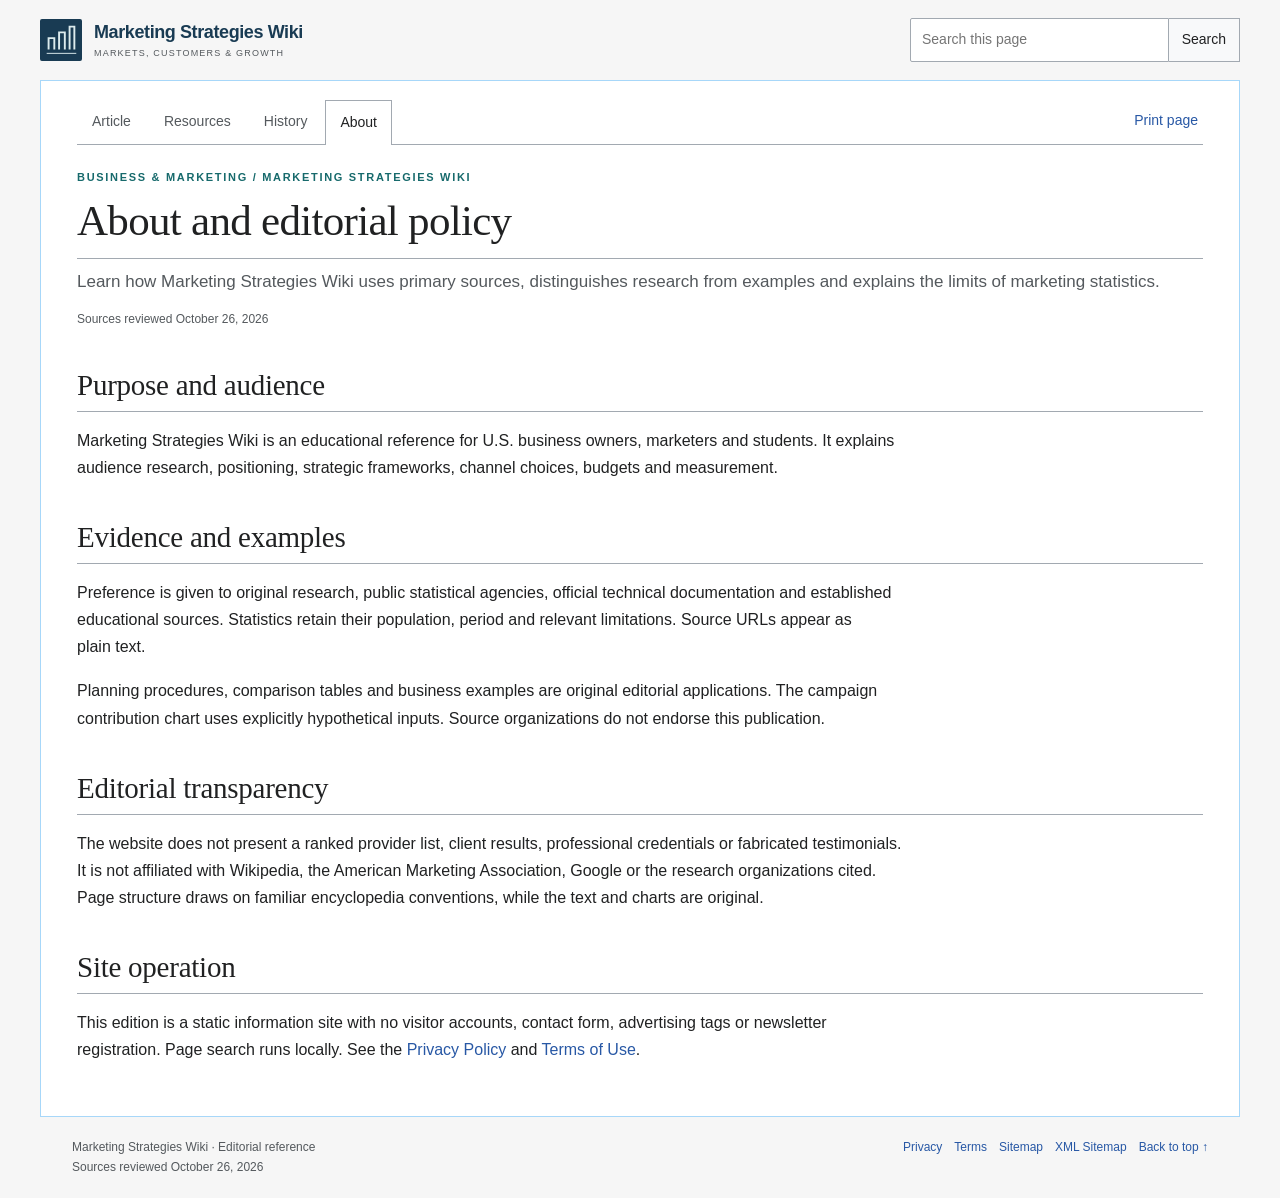
<file: about/index.html>
<!doctype html><html lang="en-US"><head><meta charset="utf-8"><meta name="viewport" content="width=device-width,initial-scale=1"><title>About &amp; Editorial Policy | Marketing Strategies Wiki</title><meta name="description" content="Learn how Marketing Strategies Wiki uses primary sources, distinguishes research from examples and explains the limits of marketing statistics."><meta name="robots" content="index,follow,max-image-preview:large"><link rel="canonical" href="https://marketingstrategies.wiki/about/"><meta name="referrer" content="strict-origin-when-cross-origin"><meta name="theme-color" content="#193b53"><meta property="og:type" content="website"><meta property="og:site_name" content="Marketing Strategies Wiki"><meta property="og:locale" content="en_US"><meta property="og:title" content="About &amp; Editorial Policy | Marketing Strategies Wiki"><meta property="og:description" content="Learn how Marketing Strategies Wiki uses primary sources, distinguishes research from examples and explains the limits of marketing statistics."><meta property="og:url" content="https://marketingstrategies.wiki/about/"><meta property="og:image" content="https://marketingstrategies.wiki/assets/social-card.png"><meta property="og:image:width" content="1200"><meta property="og:image:height" content="630"><meta property="og:image:alt" content="Marketing Strategies Wiki: audiences, positioning and growth"><meta name="twitter:card" content="summary_large_image"><meta name="twitter:title" content="About &amp; Editorial Policy | Marketing Strategies Wiki"><meta name="twitter:description" content="Learn how Marketing Strategies Wiki uses primary sources, distinguishes research from examples and explains the limits of marketing statistics."><meta name="twitter:image" content="https://marketingstrategies.wiki/assets/social-card.png"><link rel="icon" href="../assets/favicon.svg" type="image/svg+xml"><link rel="stylesheet" href="../assets/wiki.css"><script src="../assets/wiki.js" defer></script><script type="application/ld+json">{"@context": "https://schema.org", "@graph": [{"@type": "WebSite", "@id": "https://marketingstrategies.wiki/#website", "url": "https://marketingstrategies.wiki/", "name": "Marketing Strategies Wiki", "inLanguage": "en-US", "publisher": {"@id": "https://marketingstrategies.wiki/#publisher"}}, {"@type": "Organization", "@id": "https://marketingstrategies.wiki/#publisher", "name": "Marketing Strategies Wiki", "url": "https://marketingstrategies.wiki/", "description": "The publication name of this editorial reference website."}, {"@type": "AboutPage", "@id": "https://marketingstrategies.wiki/about/#webpage", "url": "https://marketingstrategies.wiki/about/", "name": "About and editorial policy", "description": "Learn how Marketing Strategies Wiki uses primary sources, distinguishes research from examples and explains the limits of marketing statistics.", "inLanguage": "en-US", "isPartOf": {"@id": "https://marketingstrategies.wiki/#website"}, "dateModified": "2026-10-26", "breadcrumb": {"@id": "https://marketingstrategies.wiki/about/#breadcrumb"}}, {"@type": "BreadcrumbList", "@id": "https://marketingstrategies.wiki/about/#breadcrumb", "itemListElement": [{"@type": "ListItem", "position": 1, "name": "Marketing strategies", "item": "https://marketingstrategies.wiki/"}, {"@type": "ListItem", "position": 2, "name": "About and editorial policy", "item": "https://marketingstrategies.wiki/about/"}]}]}</script></head><body id="top"><a class="skip" href="#article">Skip to content</a><header class="site-header"><a class="identity" href="/" aria-label="Marketing Strategies Wiki home"><svg viewBox="0 0 44 44" width="44" height="44" aria-hidden="true"><rect width="44" height="44" rx="2" fill="#193b53"/><path d="M9 32V20h6v12m5 0V14h6v18m5 0V8h5v24" stroke="#dcebed" fill="none" stroke-width="2"/><path d="M7 36h31" stroke="#dcebed"/></svg><span class="wordmark">Marketing Strategies Wiki<small>Markets, customers &amp; growth</small></span></a><form class="search" role="search"><label class="sr-only" for="wiki-search">Search this page</label><input id="wiki-search" type="search" placeholder="Search this page" autocomplete="off"><button type="submit" aria-controls="search-results" aria-expanded="false">Search</button><div class="search-panel" id="search-results" hidden><p role="status" aria-live="polite"></p><ul></ul><button type="button">Close results</button></div></form></header><div class="page"><div class="toolbar"><nav aria-label="Page navigation"><a href="/">Article</a><a href="/resources/">Resources</a><a href="/history/">History</a><a href="/about/" aria-current="page">About</a></nav><button type="button" class="print">Print page</button></div><main id="article"><div class="article-heading"><div class="eyebrow">Business &amp; marketing / Marketing Strategies Wiki</div><h1>About and editorial policy</h1><p class="deck">Learn how Marketing Strategies Wiki uses primary sources, distinguishes research from examples and explains the limits of marketing statistics.</p><div class="metadata"><span>Sources reviewed October 26, 2026</span></div></div><article class="support-page"><section id="purpose"><h2>Purpose and audience</h2><p>Marketing Strategies Wiki is an educational reference for U.S. business owners, marketers and students. It explains audience research, positioning, strategic frameworks, channel choices, budgets and measurement.</p></section><section id="evidence"><h2>Evidence and examples</h2><p>Preference is given to original research, public statistical agencies, official technical documentation and established educational sources. Statistics retain their population, period and relevant limitations. Source URLs appear as plain text.</p><p>Planning procedures, comparison tables and business examples are original editorial applications. The campaign contribution chart uses explicitly hypothetical inputs. Source organizations do not endorse this publication.</p></section><section id="transparency"><h2>Editorial transparency</h2><p>The website does not present a ranked provider list, client results, professional credentials or fabricated testimonials. It is not affiliated with Wikipedia, the American Marketing Association, Google or the research organizations cited. Page structure draws on familiar encyclopedia conventions, while the text and charts are original.</p></section><section id="operation"><h2>Site operation</h2><p>This edition is a static information site with no visitor accounts, contact form, advertising tags or newsletter registration. Page search runs locally. See the <a href="/privacy/">Privacy Policy</a> and <a href="/terms/">Terms of Use</a>.</p></section></article></main></div><div class="endbar"><p>Marketing Strategies Wiki · Editorial reference<br>Sources reviewed October 26, 2026</p><nav class="footer-nav" aria-label="Site information"><a href="/privacy/">Privacy</a><a href="/terms/">Terms</a><a href="/sitemap/">Sitemap</a><a href="/sitemap.xml">XML Sitemap</a><a href="#top">Back to top ↑</a></nav></div></body></html>
</file>
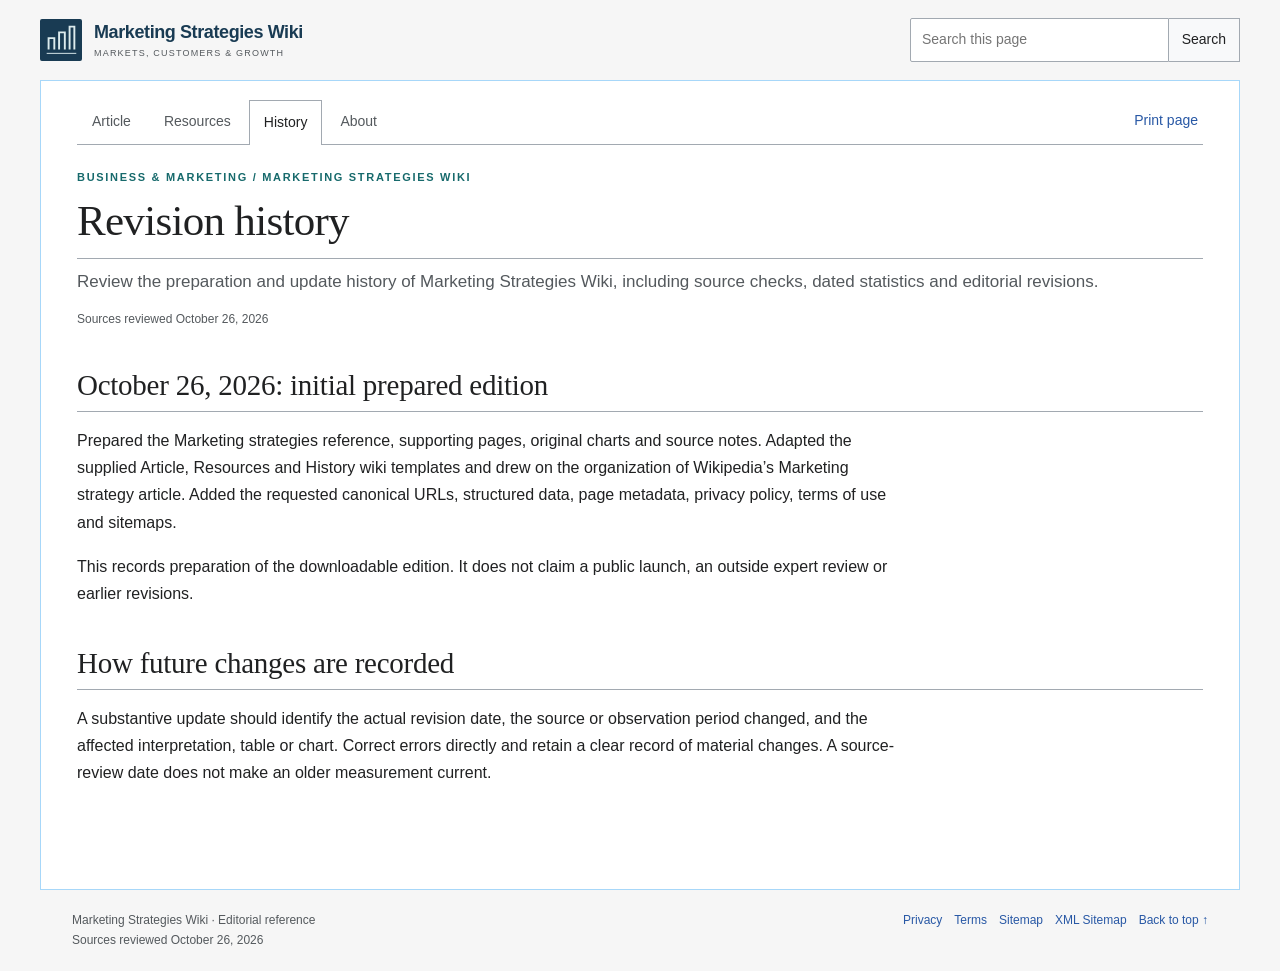
<file: history/index.html>
<!doctype html><html lang="en-US"><head><meta charset="utf-8"><meta name="viewport" content="width=device-width,initial-scale=1"><title>Revision History | Marketing Strategies Wiki</title><meta name="description" content="Review the preparation and update history of Marketing Strategies Wiki, including source checks, dated statistics and editorial revisions."><meta name="robots" content="index,follow,max-image-preview:large"><link rel="canonical" href="https://marketingstrategies.wiki/history/"><meta name="referrer" content="strict-origin-when-cross-origin"><meta name="theme-color" content="#193b53"><meta property="og:type" content="website"><meta property="og:site_name" content="Marketing Strategies Wiki"><meta property="og:locale" content="en_US"><meta property="og:title" content="Revision History | Marketing Strategies Wiki"><meta property="og:description" content="Review the preparation and update history of Marketing Strategies Wiki, including source checks, dated statistics and editorial revisions."><meta property="og:url" content="https://marketingstrategies.wiki/history/"><meta property="og:image" content="https://marketingstrategies.wiki/assets/social-card.png"><meta property="og:image:width" content="1200"><meta property="og:image:height" content="630"><meta property="og:image:alt" content="Marketing Strategies Wiki: audiences, positioning and growth"><meta name="twitter:card" content="summary_large_image"><meta name="twitter:title" content="Revision History | Marketing Strategies Wiki"><meta name="twitter:description" content="Review the preparation and update history of Marketing Strategies Wiki, including source checks, dated statistics and editorial revisions."><meta name="twitter:image" content="https://marketingstrategies.wiki/assets/social-card.png"><link rel="icon" href="../assets/favicon.svg" type="image/svg+xml"><link rel="stylesheet" href="../assets/wiki.css"><script src="../assets/wiki.js" defer></script><script type="application/ld+json">{"@context": "https://schema.org", "@graph": [{"@type": "WebSite", "@id": "https://marketingstrategies.wiki/#website", "url": "https://marketingstrategies.wiki/", "name": "Marketing Strategies Wiki", "inLanguage": "en-US", "publisher": {"@id": "https://marketingstrategies.wiki/#publisher"}}, {"@type": "Organization", "@id": "https://marketingstrategies.wiki/#publisher", "name": "Marketing Strategies Wiki", "url": "https://marketingstrategies.wiki/", "description": "The publication name of this editorial reference website."}, {"@type": "WebPage", "@id": "https://marketingstrategies.wiki/history/#webpage", "url": "https://marketingstrategies.wiki/history/", "name": "Revision history", "description": "Review the preparation and update history of Marketing Strategies Wiki, including source checks, dated statistics and editorial revisions.", "inLanguage": "en-US", "isPartOf": {"@id": "https://marketingstrategies.wiki/#website"}, "dateModified": "2026-10-26", "breadcrumb": {"@id": "https://marketingstrategies.wiki/history/#breadcrumb"}}, {"@type": "BreadcrumbList", "@id": "https://marketingstrategies.wiki/history/#breadcrumb", "itemListElement": [{"@type": "ListItem", "position": 1, "name": "Marketing strategies", "item": "https://marketingstrategies.wiki/"}, {"@type": "ListItem", "position": 2, "name": "Revision history", "item": "https://marketingstrategies.wiki/history/"}]}]}</script></head><body id="top"><a class="skip" href="#article">Skip to content</a><header class="site-header"><a class="identity" href="/" aria-label="Marketing Strategies Wiki home"><svg viewBox="0 0 44 44" width="44" height="44" aria-hidden="true"><rect width="44" height="44" rx="2" fill="#193b53"/><path d="M9 32V20h6v12m5 0V14h6v18m5 0V8h5v24" stroke="#dcebed" fill="none" stroke-width="2"/><path d="M7 36h31" stroke="#dcebed"/></svg><span class="wordmark">Marketing Strategies Wiki<small>Markets, customers &amp; growth</small></span></a><form class="search" role="search"><label class="sr-only" for="wiki-search">Search this page</label><input id="wiki-search" type="search" placeholder="Search this page" autocomplete="off"><button type="submit" aria-controls="search-results" aria-expanded="false">Search</button><div class="search-panel" id="search-results" hidden><p role="status" aria-live="polite"></p><ul></ul><button type="button">Close results</button></div></form></header><div class="page"><div class="toolbar"><nav aria-label="Page navigation"><a href="/">Article</a><a href="/resources/">Resources</a><a href="/history/" aria-current="page">History</a><a href="/about/">About</a></nav><button type="button" class="print">Print page</button></div><main id="article"><div class="article-heading"><div class="eyebrow">Business &amp; marketing / Marketing Strategies Wiki</div><h1>Revision history</h1><p class="deck">Review the preparation and update history of Marketing Strategies Wiki, including source checks, dated statistics and editorial revisions.</p><div class="metadata"><span>Sources reviewed October 26, 2026</span></div></div><article class="support-page"><section id="initial"><h2>October 26, 2026: initial prepared edition</h2><p>Prepared the Marketing strategies reference, supporting pages, original charts and source notes. Adapted the supplied Article, Resources and History wiki templates and drew on the organization of Wikipedia’s Marketing strategy article. Added the requested canonical URLs, structured data, page metadata, privacy policy, terms of use and sitemaps.</p><p>This records preparation of the downloadable edition. It does not claim a public launch, an outside expert review or earlier revisions.</p></section><section id="changes"><h2>How future changes are recorded</h2><p>A substantive update should identify the actual revision date, the source or observation period changed, and the affected interpretation, table or chart. Correct errors directly and retain a clear record of material changes. A source-review date does not make an older measurement current.</p></section></article></main></div><div class="endbar"><p>Marketing Strategies Wiki · Editorial reference<br>Sources reviewed October 26, 2026</p><nav class="footer-nav" aria-label="Site information"><a href="/privacy/">Privacy</a><a href="/terms/">Terms</a><a href="/sitemap/">Sitemap</a><a href="/sitemap.xml">XML Sitemap</a><a href="#top">Back to top ↑</a></nav></div></body></html>
</file>
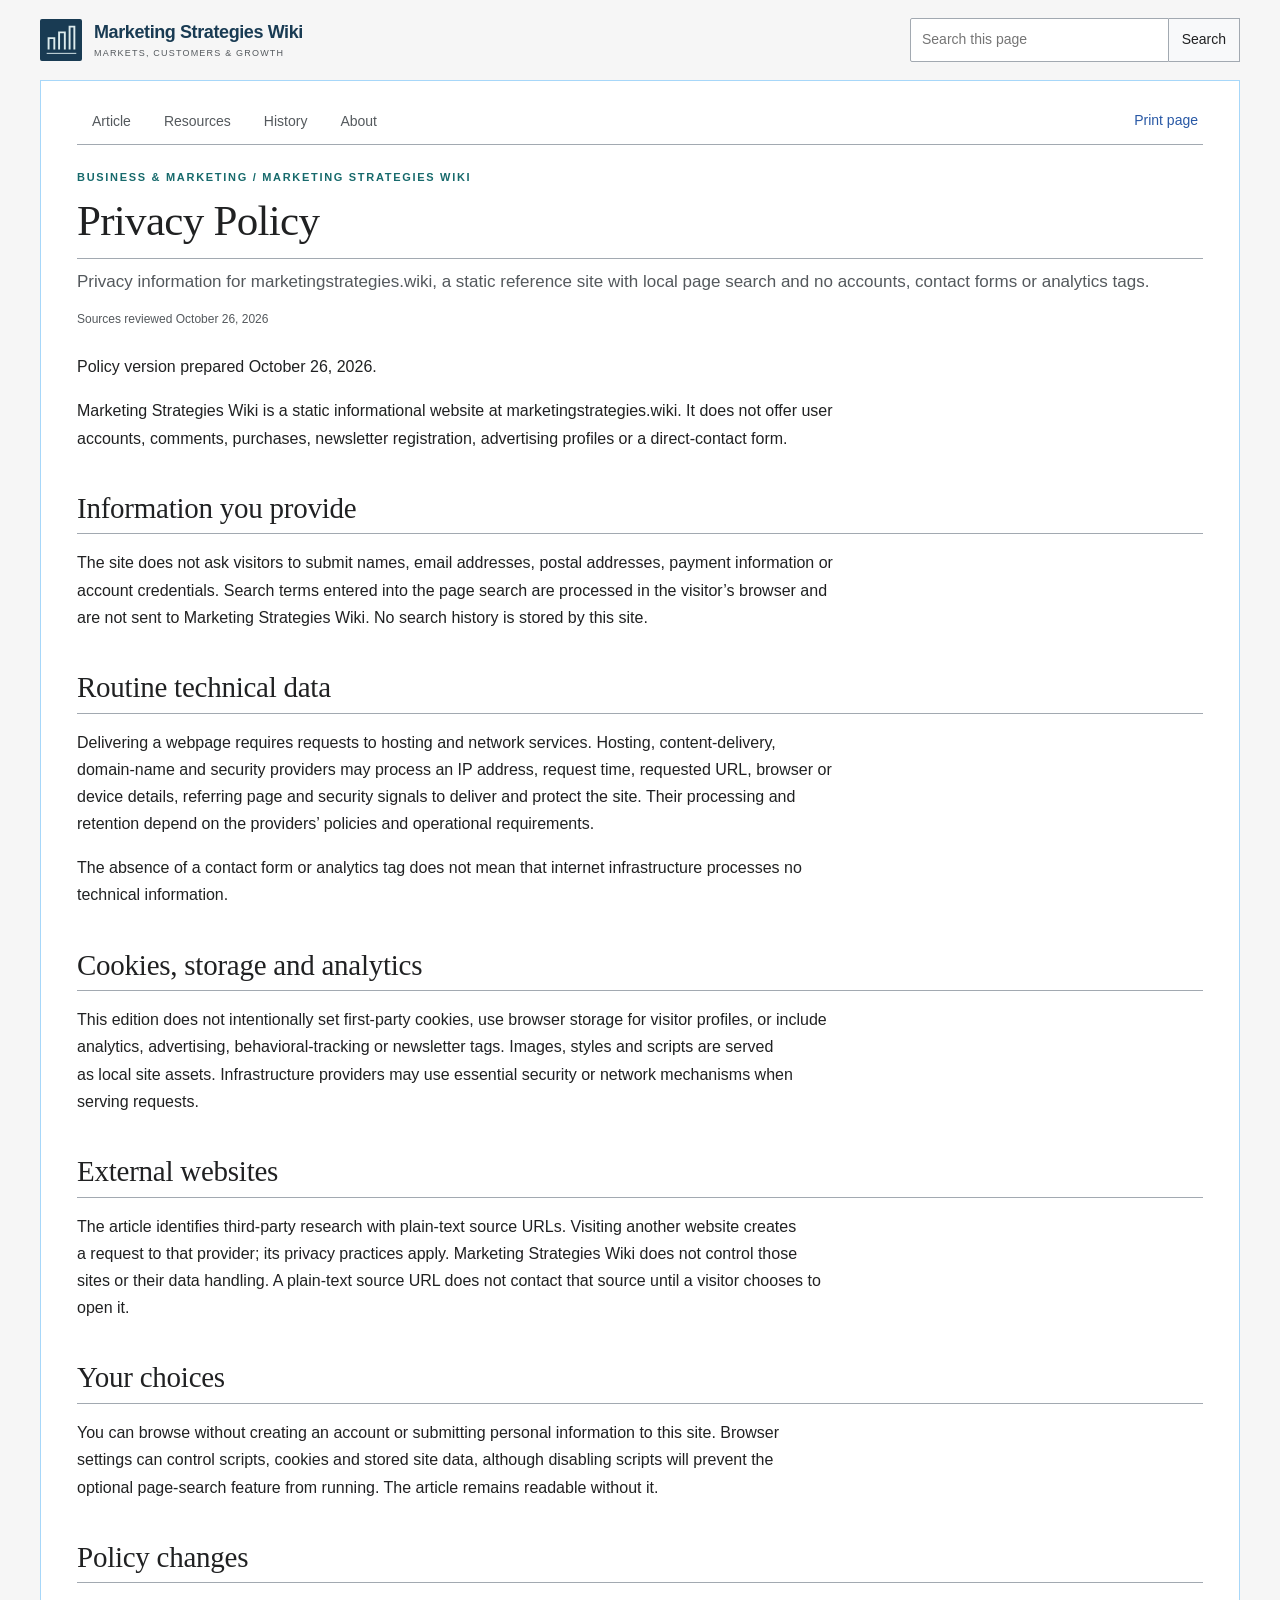
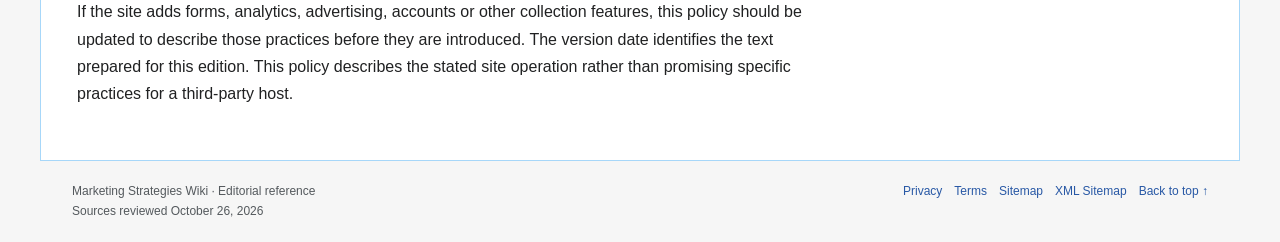
<file: privacy/index.html>
<!doctype html><html lang="en-US"><head><meta charset="utf-8"><meta name="viewport" content="width=device-width,initial-scale=1"><title>Privacy Policy | Marketing Strategies Wiki</title><meta name="description" content="Privacy information for marketingstrategies.wiki, a static reference site with local page search and no accounts, contact forms or analytics tags."><meta name="robots" content="index,follow,max-image-preview:large"><link rel="canonical" href="https://marketingstrategies.wiki/privacy/"><meta name="referrer" content="strict-origin-when-cross-origin"><meta name="theme-color" content="#193b53"><meta property="og:type" content="website"><meta property="og:site_name" content="Marketing Strategies Wiki"><meta property="og:locale" content="en_US"><meta property="og:title" content="Privacy Policy | Marketing Strategies Wiki"><meta property="og:description" content="Privacy information for marketingstrategies.wiki, a static reference site with local page search and no accounts, contact forms or analytics tags."><meta property="og:url" content="https://marketingstrategies.wiki/privacy/"><meta property="og:image" content="https://marketingstrategies.wiki/assets/social-card.png"><meta property="og:image:width" content="1200"><meta property="og:image:height" content="630"><meta property="og:image:alt" content="Marketing Strategies Wiki: audiences, positioning and growth"><meta name="twitter:card" content="summary_large_image"><meta name="twitter:title" content="Privacy Policy | Marketing Strategies Wiki"><meta name="twitter:description" content="Privacy information for marketingstrategies.wiki, a static reference site with local page search and no accounts, contact forms or analytics tags."><meta name="twitter:image" content="https://marketingstrategies.wiki/assets/social-card.png"><link rel="icon" href="../assets/favicon.svg" type="image/svg+xml"><link rel="stylesheet" href="../assets/wiki.css"><script src="../assets/wiki.js" defer></script><script type="application/ld+json">{"@context": "https://schema.org", "@graph": [{"@type": "WebSite", "@id": "https://marketingstrategies.wiki/#website", "url": "https://marketingstrategies.wiki/", "name": "Marketing Strategies Wiki", "inLanguage": "en-US", "publisher": {"@id": "https://marketingstrategies.wiki/#publisher"}}, {"@type": "Organization", "@id": "https://marketingstrategies.wiki/#publisher", "name": "Marketing Strategies Wiki", "url": "https://marketingstrategies.wiki/", "description": "The publication name of this editorial reference website."}, {"@type": "WebPage", "@id": "https://marketingstrategies.wiki/privacy/#webpage", "url": "https://marketingstrategies.wiki/privacy/", "name": "Privacy Policy", "description": "Privacy information for marketingstrategies.wiki, a static reference site with local page search and no accounts, contact forms or analytics tags.", "inLanguage": "en-US", "isPartOf": {"@id": "https://marketingstrategies.wiki/#website"}, "dateModified": "2026-10-26", "breadcrumb": {"@id": "https://marketingstrategies.wiki/privacy/#breadcrumb"}}, {"@type": "BreadcrumbList", "@id": "https://marketingstrategies.wiki/privacy/#breadcrumb", "itemListElement": [{"@type": "ListItem", "position": 1, "name": "Marketing strategies", "item": "https://marketingstrategies.wiki/"}, {"@type": "ListItem", "position": 2, "name": "Privacy Policy", "item": "https://marketingstrategies.wiki/privacy/"}]}]}</script></head><body id="top"><a class="skip" href="#article">Skip to content</a><header class="site-header"><a class="identity" href="/" aria-label="Marketing Strategies Wiki home"><svg viewBox="0 0 44 44" width="44" height="44" aria-hidden="true"><rect width="44" height="44" rx="2" fill="#193b53"/><path d="M9 32V20h6v12m5 0V14h6v18m5 0V8h5v24" stroke="#dcebed" fill="none" stroke-width="2"/><path d="M7 36h31" stroke="#dcebed"/></svg><span class="wordmark">Marketing Strategies Wiki<small>Markets, customers &amp; growth</small></span></a><form class="search" role="search"><label class="sr-only" for="wiki-search">Search this page</label><input id="wiki-search" type="search" placeholder="Search this page" autocomplete="off"><button type="submit" aria-controls="search-results" aria-expanded="false">Search</button><div class="search-panel" id="search-results" hidden><p role="status" aria-live="polite"></p><ul></ul><button type="button">Close results</button></div></form></header><div class="page"><div class="toolbar"><nav aria-label="Page navigation"><a href="/">Article</a><a href="/resources/">Resources</a><a href="/history/">History</a><a href="/about/">About</a></nav><button type="button" class="print">Print page</button></div><main id="article"><div class="article-heading"><div class="eyebrow">Business &amp; marketing / Marketing Strategies Wiki</div><h1>Privacy Policy</h1><p class="deck">Privacy information for marketingstrategies.wiki, a static reference site with local page search and no accounts, contact forms or analytics tags.</p><div class="metadata"><span>Sources reviewed October 26, 2026</span></div></div><article class="support-page legal"><p>Policy version prepared October 26, 2026.</p><p>Marketing Strategies Wiki is a static informational website at marketingstrategies.wiki. It does not offer user accounts, comments, purchases, newsletter registration, advertising profiles or a direct-contact form.</p><section id="provided"><h2>Information you provide</h2><p>The site does not ask visitors to submit names, email addresses, postal addresses, payment information or account credentials. Search terms entered into the page search are processed in the visitor’s browser and are not sent to Marketing Strategies Wiki. No search history is stored by this site.</p></section><section id="technical"><h2>Routine technical data</h2><p>Delivering a webpage requires requests to hosting and network services. Hosting, content-delivery, domain-name and security providers may process an IP address, request time, requested URL, browser or device details, referring page and security signals to deliver and protect the site. Their processing and retention depend on the providers’ policies and operational requirements.</p><p>The absence of a contact form or analytics tag does not mean that internet infrastructure processes no technical information.</p></section><section id="cookies"><h2>Cookies, storage and analytics</h2><p>This edition does not intentionally set first-party cookies, use browser storage for visitor profiles, or include analytics, advertising, behavioral-tracking or newsletter tags. Images, styles and scripts are served as local site assets. Infrastructure providers may use essential security or network mechanisms when serving requests.</p></section><section id="external"><h2>External websites</h2><p>The article identifies third-party research with plain-text source URLs. Visiting another website creates a request to that provider; its privacy practices apply. Marketing Strategies Wiki does not control those sites or their data handling. A plain-text source URL does not contact that source until a visitor chooses to open it.</p></section><section id="choices"><h2>Your choices</h2><p>You can browse without creating an account or submitting personal information to this site. Browser settings can control scripts, cookies and stored site data, although disabling scripts will prevent the optional page-search feature from running. The article remains readable without it.</p></section><section id="updates"><h2>Policy changes</h2><p>If the site adds forms, analytics, advertising, accounts or other collection features, this policy should be updated to describe those practices before they are introduced. The version date identifies the text prepared for this edition. This policy describes the stated site operation rather than promising specific practices for a third-party host.</p></section></article></main></div><div class="endbar"><p>Marketing Strategies Wiki · Editorial reference<br>Sources reviewed October 26, 2026</p><nav class="footer-nav" aria-label="Site information"><a href="/privacy/">Privacy</a><a href="/terms/">Terms</a><a href="/sitemap/">Sitemap</a><a href="/sitemap.xml">XML Sitemap</a><a href="#top">Back to top ↑</a></nav></div></body></html>
</file>
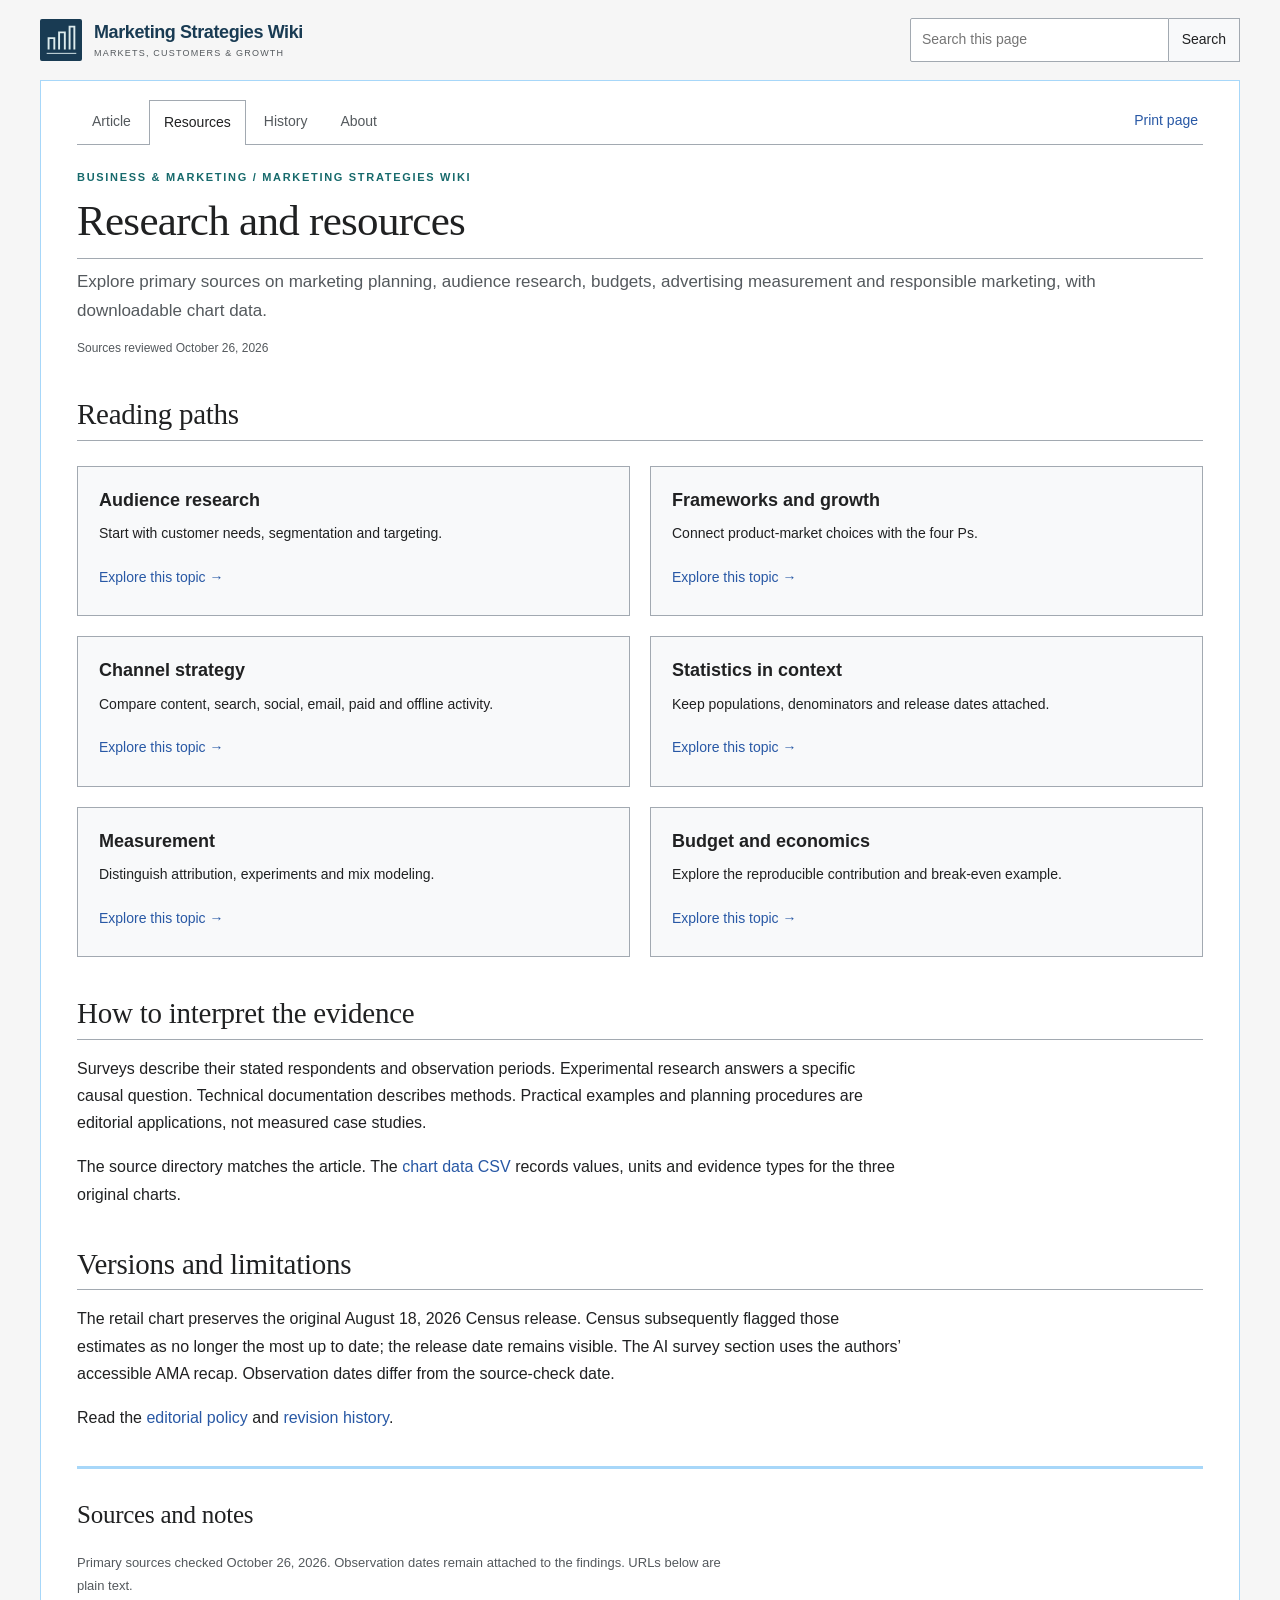
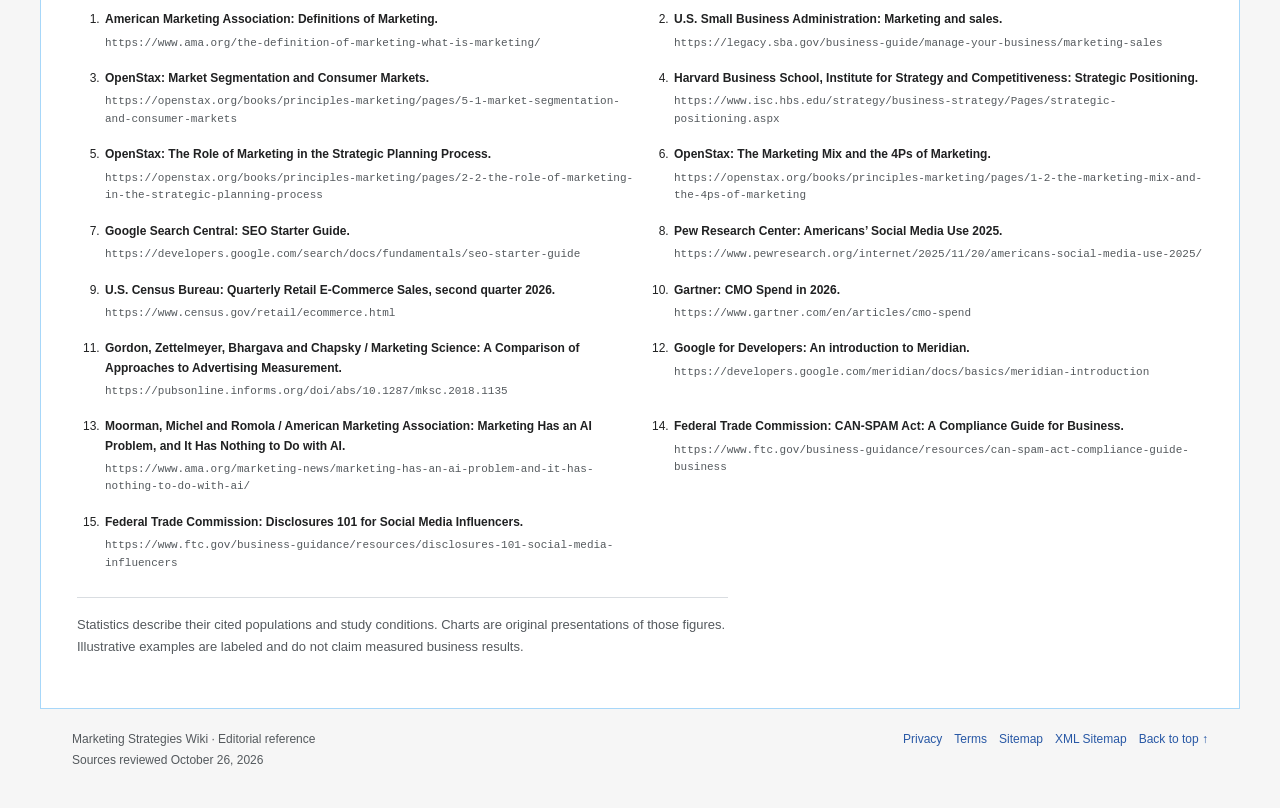
<file: resources/index.html>
<!doctype html><html lang="en-US"><head><meta charset="utf-8"><meta name="viewport" content="width=device-width,initial-scale=1"><title>Marketing Strategy Resources &amp; Research | Wiki</title><meta name="description" content="Explore primary sources on marketing planning, audience research, budgets, advertising measurement and responsible marketing, with downloadable chart data."><meta name="robots" content="index,follow,max-image-preview:large"><link rel="canonical" href="https://marketingstrategies.wiki/resources/"><meta name="referrer" content="strict-origin-when-cross-origin"><meta name="theme-color" content="#193b53"><meta property="og:type" content="website"><meta property="og:site_name" content="Marketing Strategies Wiki"><meta property="og:locale" content="en_US"><meta property="og:title" content="Marketing Strategy Resources &amp; Research | Wiki"><meta property="og:description" content="Explore primary sources on marketing planning, audience research, budgets, advertising measurement and responsible marketing, with downloadable chart data."><meta property="og:url" content="https://marketingstrategies.wiki/resources/"><meta property="og:image" content="https://marketingstrategies.wiki/assets/social-card.png"><meta property="og:image:width" content="1200"><meta property="og:image:height" content="630"><meta property="og:image:alt" content="Marketing Strategies Wiki: audiences, positioning and growth"><meta name="twitter:card" content="summary_large_image"><meta name="twitter:title" content="Marketing Strategy Resources &amp; Research | Wiki"><meta name="twitter:description" content="Explore primary sources on marketing planning, audience research, budgets, advertising measurement and responsible marketing, with downloadable chart data."><meta name="twitter:image" content="https://marketingstrategies.wiki/assets/social-card.png"><link rel="icon" href="../assets/favicon.svg" type="image/svg+xml"><link rel="stylesheet" href="../assets/wiki.css"><script src="../assets/wiki.js" defer></script><script type="application/ld+json">{"@context": "https://schema.org", "@graph": [{"@type": "WebSite", "@id": "https://marketingstrategies.wiki/#website", "url": "https://marketingstrategies.wiki/", "name": "Marketing Strategies Wiki", "inLanguage": "en-US", "publisher": {"@id": "https://marketingstrategies.wiki/#publisher"}}, {"@type": "Organization", "@id": "https://marketingstrategies.wiki/#publisher", "name": "Marketing Strategies Wiki", "url": "https://marketingstrategies.wiki/", "description": "The publication name of this editorial reference website."}, {"@type": "CollectionPage", "@id": "https://marketingstrategies.wiki/resources/#webpage", "url": "https://marketingstrategies.wiki/resources/", "name": "Research and resources", "description": "Explore primary sources on marketing planning, audience research, budgets, advertising measurement and responsible marketing, with downloadable chart data.", "inLanguage": "en-US", "isPartOf": {"@id": "https://marketingstrategies.wiki/#website"}, "dateModified": "2026-10-26", "breadcrumb": {"@id": "https://marketingstrategies.wiki/resources/#breadcrumb"}, "citation": ["https://www.ama.org/the-definition-of-marketing-what-is-marketing/", "https://legacy.sba.gov/business-guide/manage-your-business/marketing-sales", "https://openstax.org/books/principles-marketing/pages/5-1-market-segmentation-and-consumer-markets", "https://www.isc.hbs.edu/strategy/business-strategy/Pages/strategic-positioning.aspx", "https://openstax.org/books/principles-marketing/pages/2-2-the-role-of-marketing-in-the-strategic-planning-process", "https://openstax.org/books/principles-marketing/pages/1-2-the-marketing-mix-and-the-4ps-of-marketing", "https://developers.google.com/search/docs/fundamentals/seo-starter-guide", "https://www.pewresearch.org/internet/2025/11/20/americans-social-media-use-2025/", "https://www.census.gov/retail/ecommerce.html", "https://www.gartner.com/en/articles/cmo-spend", "https://pubsonline.informs.org/doi/abs/10.1287/mksc.2018.1135", "https://developers.google.com/meridian/docs/basics/meridian-introduction", "https://www.ama.org/marketing-news/marketing-has-an-ai-problem-and-it-has-nothing-to-do-with-ai/", "https://www.ftc.gov/business-guidance/resources/can-spam-act-compliance-guide-business", "https://www.ftc.gov/business-guidance/resources/disclosures-101-social-media-influencers"]}, {"@type": "BreadcrumbList", "@id": "https://marketingstrategies.wiki/resources/#breadcrumb", "itemListElement": [{"@type": "ListItem", "position": 1, "name": "Marketing strategies", "item": "https://marketingstrategies.wiki/"}, {"@type": "ListItem", "position": 2, "name": "Research and resources", "item": "https://marketingstrategies.wiki/resources/"}]}]}</script></head><body id="top"><a class="skip" href="#article">Skip to content</a><header class="site-header"><a class="identity" href="/" aria-label="Marketing Strategies Wiki home"><svg viewBox="0 0 44 44" width="44" height="44" aria-hidden="true"><rect width="44" height="44" rx="2" fill="#193b53"/><path d="M9 32V20h6v12m5 0V14h6v18m5 0V8h5v24" stroke="#dcebed" fill="none" stroke-width="2"/><path d="M7 36h31" stroke="#dcebed"/></svg><span class="wordmark">Marketing Strategies Wiki<small>Markets, customers &amp; growth</small></span></a><form class="search" role="search"><label class="sr-only" for="wiki-search">Search this page</label><input id="wiki-search" type="search" placeholder="Search this page" autocomplete="off"><button type="submit" aria-controls="search-results" aria-expanded="false">Search</button><div class="search-panel" id="search-results" hidden><p role="status" aria-live="polite"></p><ul></ul><button type="button">Close results</button></div></form></header><div class="page"><div class="toolbar"><nav aria-label="Page navigation"><a href="/">Article</a><a href="/resources/" aria-current="page">Resources</a><a href="/history/">History</a><a href="/about/">About</a></nav><button type="button" class="print">Print page</button></div><main id="article"><div class="article-heading"><div class="eyebrow">Business &amp; marketing / Marketing Strategies Wiki</div><h1>Research and resources</h1><p class="deck">Explore primary sources on marketing planning, audience research, budgets, advertising measurement and responsible marketing, with downloadable chart data.</p><div class="metadata"><span>Sources reviewed October 26, 2026</span></div></div><article class="support-page"><section id="reading"><h2>Reading paths</h2><ul class="resource-list"><li><h3>Audience research</h3><p>Start with customer needs, segmentation and targeting.</p><a href="/#research">Explore this topic →</a></li><li><h3>Frameworks and growth</h3><p>Connect product-market choices with the four Ps.</p><a href="/#frameworks">Explore this topic →</a></li><li><h3>Channel strategy</h3><p>Compare content, search, social, email, paid and offline activity.</p><a href="/#channels">Explore this topic →</a></li><li><h3>Statistics in context</h3><p>Keep populations, denominators and release dates attached.</p><a href="/#statistics">Explore this topic →</a></li><li><h3>Measurement</h3><p>Distinguish attribution, experiments and mix modeling.</p><a href="/#measurement">Explore this topic →</a></li><li><h3>Budget and economics</h3><p>Explore the reproducible contribution and break-even example.</p><a href="/#budget">Explore this topic →</a></li></ul></section><section id="source-method"><h2>How to interpret the evidence</h2><p>Surveys describe their stated respondents and observation periods. Experimental research answers a specific causal question. Technical documentation describes methods. Practical examples and planning procedures are editorial applications, not measured case studies.</p><p>The source directory matches the article. The <a href="../assets/figure-data.csv">chart data CSV</a> records values, units and evidence types for the three original charts.</p></section><section id="versions"><h2>Versions and limitations</h2><p>The retail chart preserves the original August 18, 2026 Census release. Census subsequently flagged those estimates as no longer the most up to date; the release date remains visible. The AI survey section uses the authors’ accessible AMA recap. Observation dates differ from the source-check date.</p><p>Read the <a href="/about/">editorial policy</a> and <a href="/history/">revision history</a>.</p></section></article></main><footer class="article-footer" aria-labelledby="sources"><h2 id="sources">Sources and notes</h2><p>Primary sources checked October 26, 2026. Observation dates remain attached to the findings. URLs below are plain text.</p><ol class="references"><li id="source-1"><strong>American Marketing Association: Definitions of Marketing.</strong><br><code class="source-url">https://www.ama.org/the-definition-of-marketing-what-is-marketing/</code></li><li id="source-2"><strong>U.S. Small Business Administration: Marketing and sales.</strong><br><code class="source-url">https://legacy.sba.gov/business-guide/manage-your-business/marketing-sales</code></li><li id="source-3"><strong>OpenStax: Market Segmentation and Consumer Markets.</strong><br><code class="source-url">https://openstax.org/books/principles-marketing/pages/5-1-market-segmentation-and-consumer-markets</code></li><li id="source-4"><strong>Harvard Business School, Institute for Strategy and Competitiveness: Strategic Positioning.</strong><br><code class="source-url">https://www.isc.hbs.edu/strategy/business-strategy/Pages/strategic-positioning.aspx</code></li><li id="source-5"><strong>OpenStax: The Role of Marketing in the Strategic Planning Process.</strong><br><code class="source-url">https://openstax.org/books/principles-marketing/pages/2-2-the-role-of-marketing-in-the-strategic-planning-process</code></li><li id="source-6"><strong>OpenStax: The Marketing Mix and the 4Ps of Marketing.</strong><br><code class="source-url">https://openstax.org/books/principles-marketing/pages/1-2-the-marketing-mix-and-the-4ps-of-marketing</code></li><li id="source-7"><strong>Google Search Central: SEO Starter Guide.</strong><br><code class="source-url">https://developers.google.com/search/docs/fundamentals/seo-starter-guide</code></li><li id="source-8"><strong>Pew Research Center: Americans’ Social Media Use 2025.</strong><br><code class="source-url">https://www.pewresearch.org/internet/2025/11/20/americans-social-media-use-2025/</code></li><li id="source-9"><strong>U.S. Census Bureau: Quarterly Retail E-Commerce Sales, second quarter 2026.</strong><br><code class="source-url">https://www.census.gov/retail/ecommerce.html</code></li><li id="source-10"><strong>Gartner: CMO Spend in 2026.</strong><br><code class="source-url">https://www.gartner.com/en/articles/cmo-spend</code></li><li id="source-11"><strong>Gordon, Zettelmeyer, Bhargava and Chapsky / Marketing Science: A Comparison of Approaches to Advertising Measurement.</strong><br><code class="source-url">https://pubsonline.informs.org/doi/abs/10.1287/mksc.2018.1135</code></li><li id="source-12"><strong>Google for Developers: An introduction to Meridian.</strong><br><code class="source-url">https://developers.google.com/meridian/docs/basics/meridian-introduction</code></li><li id="source-13"><strong>Moorman, Michel and Romola / American Marketing Association: Marketing Has an AI Problem, and It Has Nothing to Do with AI.</strong><br><code class="source-url">https://www.ama.org/marketing-news/marketing-has-an-ai-problem-and-it-has-nothing-to-do-with-ai/</code></li><li id="source-14"><strong>Federal Trade Commission: CAN-SPAM Act: A Compliance Guide for Business.</strong><br><code class="source-url">https://www.ftc.gov/business-guidance/resources/can-spam-act-compliance-guide-business</code></li><li id="source-15"><strong>Federal Trade Commission: Disclosures 101 for Social Media Influencers.</strong><br><code class="source-url">https://www.ftc.gov/business-guidance/resources/disclosures-101-social-media-influencers</code></li></ol><p class="editorial-note">Statistics describe their cited populations and study conditions. Charts are original presentations of those figures. Illustrative examples are labeled and do not claim measured business results.</p></footer></div><div class="endbar"><p>Marketing Strategies Wiki · Editorial reference<br>Sources reviewed October 26, 2026</p><nav class="footer-nav" aria-label="Site information"><a href="/privacy/">Privacy</a><a href="/terms/">Terms</a><a href="/sitemap/">Sitemap</a><a href="/sitemap.xml">XML Sitemap</a><a href="#top">Back to top ↑</a></nav></div></body></html>
</file>
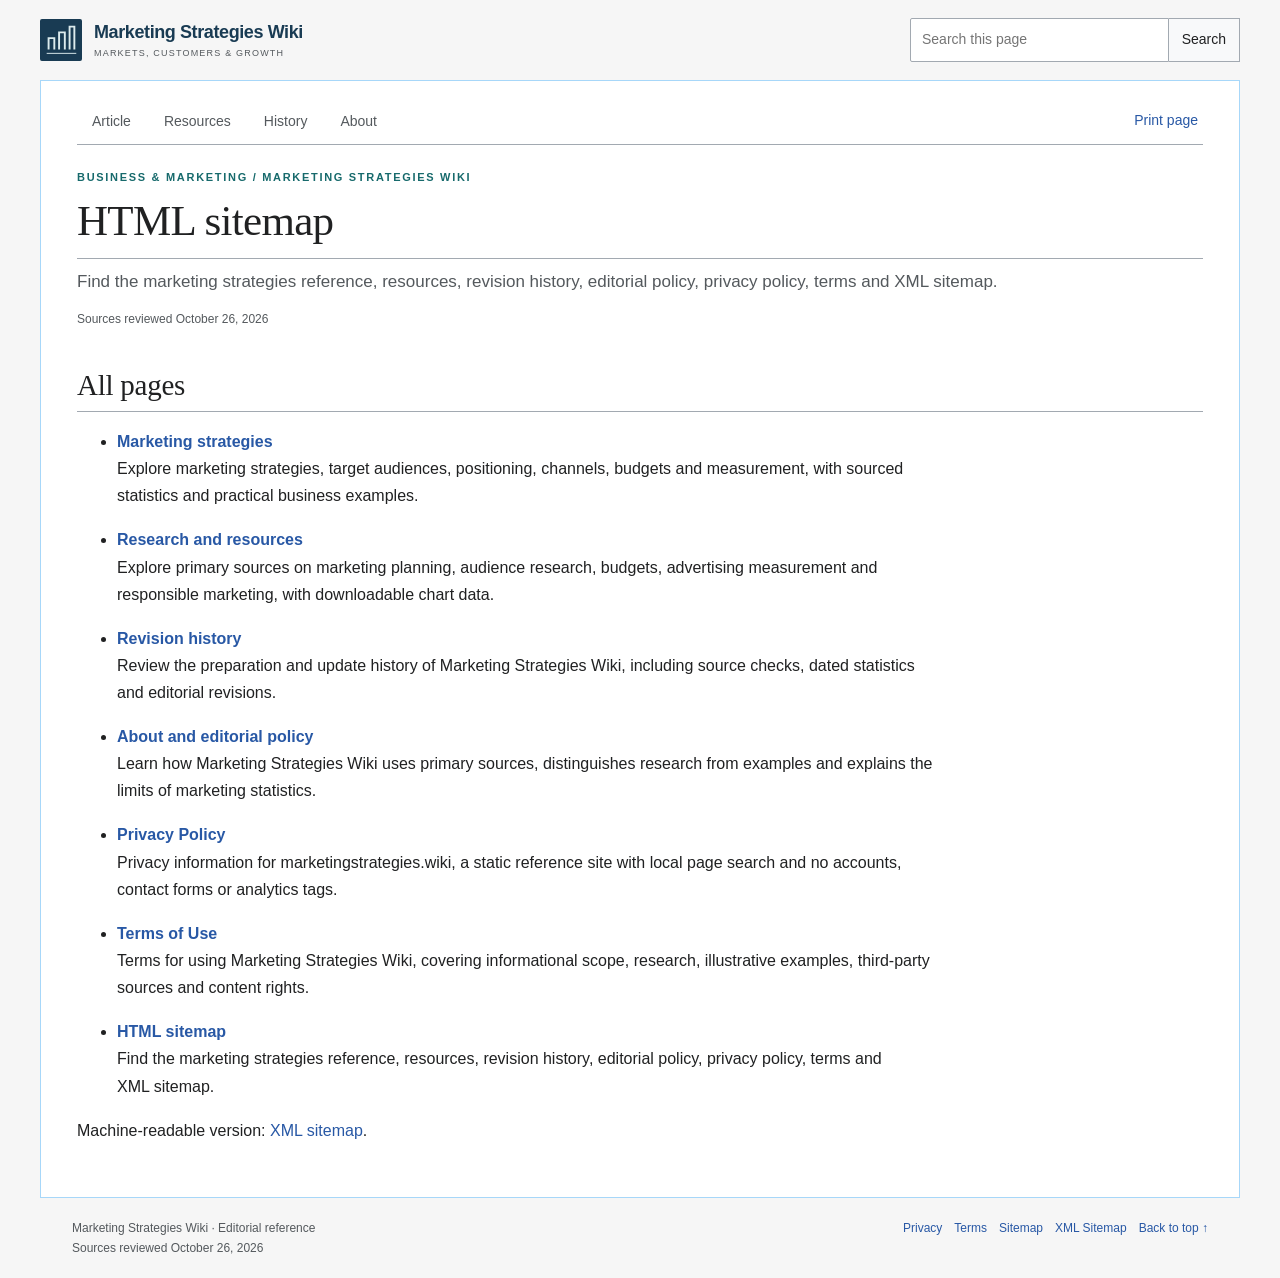
<file: sitemap/index.html>
<!doctype html><html lang="en-US"><head><meta charset="utf-8"><meta name="viewport" content="width=device-width,initial-scale=1"><title>HTML Sitemap | Marketing Strategies Wiki</title><meta name="description" content="Find the marketing strategies reference, resources, revision history, editorial policy, privacy policy, terms and XML sitemap."><meta name="robots" content="index,follow,max-image-preview:large"><link rel="canonical" href="https://marketingstrategies.wiki/sitemap/"><meta name="referrer" content="strict-origin-when-cross-origin"><meta name="theme-color" content="#193b53"><meta property="og:type" content="website"><meta property="og:site_name" content="Marketing Strategies Wiki"><meta property="og:locale" content="en_US"><meta property="og:title" content="HTML Sitemap | Marketing Strategies Wiki"><meta property="og:description" content="Find the marketing strategies reference, resources, revision history, editorial policy, privacy policy, terms and XML sitemap."><meta property="og:url" content="https://marketingstrategies.wiki/sitemap/"><meta property="og:image" content="https://marketingstrategies.wiki/assets/social-card.png"><meta property="og:image:width" content="1200"><meta property="og:image:height" content="630"><meta property="og:image:alt" content="Marketing Strategies Wiki: audiences, positioning and growth"><meta name="twitter:card" content="summary_large_image"><meta name="twitter:title" content="HTML Sitemap | Marketing Strategies Wiki"><meta name="twitter:description" content="Find the marketing strategies reference, resources, revision history, editorial policy, privacy policy, terms and XML sitemap."><meta name="twitter:image" content="https://marketingstrategies.wiki/assets/social-card.png"><link rel="icon" href="../assets/favicon.svg" type="image/svg+xml"><link rel="stylesheet" href="../assets/wiki.css"><script src="../assets/wiki.js" defer></script><script type="application/ld+json">{"@context": "https://schema.org", "@graph": [{"@type": "WebSite", "@id": "https://marketingstrategies.wiki/#website", "url": "https://marketingstrategies.wiki/", "name": "Marketing Strategies Wiki", "inLanguage": "en-US", "publisher": {"@id": "https://marketingstrategies.wiki/#publisher"}}, {"@type": "Organization", "@id": "https://marketingstrategies.wiki/#publisher", "name": "Marketing Strategies Wiki", "url": "https://marketingstrategies.wiki/", "description": "The publication name of this editorial reference website."}, {"@type": "CollectionPage", "@id": "https://marketingstrategies.wiki/sitemap/#webpage", "url": "https://marketingstrategies.wiki/sitemap/", "name": "HTML sitemap", "description": "Find the marketing strategies reference, resources, revision history, editorial policy, privacy policy, terms and XML sitemap.", "inLanguage": "en-US", "isPartOf": {"@id": "https://marketingstrategies.wiki/#website"}, "dateModified": "2026-10-26", "breadcrumb": {"@id": "https://marketingstrategies.wiki/sitemap/#breadcrumb"}, "mainEntity": {"@id": "https://marketingstrategies.wiki/sitemap/#pages"}}, {"@type": "BreadcrumbList", "@id": "https://marketingstrategies.wiki/sitemap/#breadcrumb", "itemListElement": [{"@type": "ListItem", "position": 1, "name": "Marketing strategies", "item": "https://marketingstrategies.wiki/"}, {"@type": "ListItem", "position": 2, "name": "HTML sitemap", "item": "https://marketingstrategies.wiki/sitemap/"}]}, {"@type": "ItemList", "@id": "https://marketingstrategies.wiki/sitemap/#pages", "name": "Marketing Strategies Wiki pages", "numberOfItems": 7, "itemListElement": [{"@type": "ListItem", "position": 1, "name": "Marketing strategies", "url": "https://marketingstrategies.wiki/"}, {"@type": "ListItem", "position": 2, "name": "Research and resources", "url": "https://marketingstrategies.wiki/resources/"}, {"@type": "ListItem", "position": 3, "name": "Revision history", "url": "https://marketingstrategies.wiki/history/"}, {"@type": "ListItem", "position": 4, "name": "About and editorial policy", "url": "https://marketingstrategies.wiki/about/"}, {"@type": "ListItem", "position": 5, "name": "Privacy Policy", "url": "https://marketingstrategies.wiki/privacy/"}, {"@type": "ListItem", "position": 6, "name": "Terms of Use", "url": "https://marketingstrategies.wiki/terms/"}, {"@type": "ListItem", "position": 7, "name": "HTML sitemap", "url": "https://marketingstrategies.wiki/sitemap/"}]}]}</script></head><body id="top"><a class="skip" href="#article">Skip to content</a><header class="site-header"><a class="identity" href="/" aria-label="Marketing Strategies Wiki home"><svg viewBox="0 0 44 44" width="44" height="44" aria-hidden="true"><rect width="44" height="44" rx="2" fill="#193b53"/><path d="M9 32V20h6v12m5 0V14h6v18m5 0V8h5v24" stroke="#dcebed" fill="none" stroke-width="2"/><path d="M7 36h31" stroke="#dcebed"/></svg><span class="wordmark">Marketing Strategies Wiki<small>Markets, customers &amp; growth</small></span></a><form class="search" role="search"><label class="sr-only" for="wiki-search">Search this page</label><input id="wiki-search" type="search" placeholder="Search this page" autocomplete="off"><button type="submit" aria-controls="search-results" aria-expanded="false">Search</button><div class="search-panel" id="search-results" hidden><p role="status" aria-live="polite"></p><ul></ul><button type="button">Close results</button></div></form></header><div class="page"><div class="toolbar"><nav aria-label="Page navigation"><a href="/">Article</a><a href="/resources/">Resources</a><a href="/history/">History</a><a href="/about/">About</a></nav><button type="button" class="print">Print page</button></div><main id="article"><div class="article-heading"><div class="eyebrow">Business &amp; marketing / Marketing Strategies Wiki</div><h1>HTML sitemap</h1><p class="deck">Find the marketing strategies reference, resources, revision history, editorial policy, privacy policy, terms and XML sitemap.</p><div class="metadata"><span>Sources reviewed October 26, 2026</span></div></div><article class="support-page"><section id="pages"><h2>All pages</h2><ul class="sitemap-list"><li><a href="/">Marketing strategies</a><p>Explore marketing strategies, target audiences, positioning, channels, budgets and measurement, with sourced statistics and practical business examples.</p></li><li><a href="/resources/">Research and resources</a><p>Explore primary sources on marketing planning, audience research, budgets, advertising measurement and responsible marketing, with downloadable chart data.</p></li><li><a href="/history/">Revision history</a><p>Review the preparation and update history of Marketing Strategies Wiki, including source checks, dated statistics and editorial revisions.</p></li><li><a href="/about/">About and editorial policy</a><p>Learn how Marketing Strategies Wiki uses primary sources, distinguishes research from examples and explains the limits of marketing statistics.</p></li><li><a href="/privacy/">Privacy Policy</a><p>Privacy information for marketingstrategies.wiki, a static reference site with local page search and no accounts, contact forms or analytics tags.</p></li><li><a href="/terms/">Terms of Use</a><p>Terms for using Marketing Strategies Wiki, covering informational scope, research, illustrative examples, third-party sources and content rights.</p></li><li><a href="/sitemap/">HTML sitemap</a><p>Find the marketing strategies reference, resources, revision history, editorial policy, privacy policy, terms and XML sitemap.</p></li></ul></section><p>Machine-readable version: <a href="/sitemap.xml">XML sitemap</a>.</p></article></main></div><div class="endbar"><p>Marketing Strategies Wiki · Editorial reference<br>Sources reviewed October 26, 2026</p><nav class="footer-nav" aria-label="Site information"><a href="/privacy/">Privacy</a><a href="/terms/">Terms</a><a href="/sitemap/">Sitemap</a><a href="/sitemap.xml">XML Sitemap</a><a href="#top">Back to top ↑</a></nav></div></body></html>
</file>
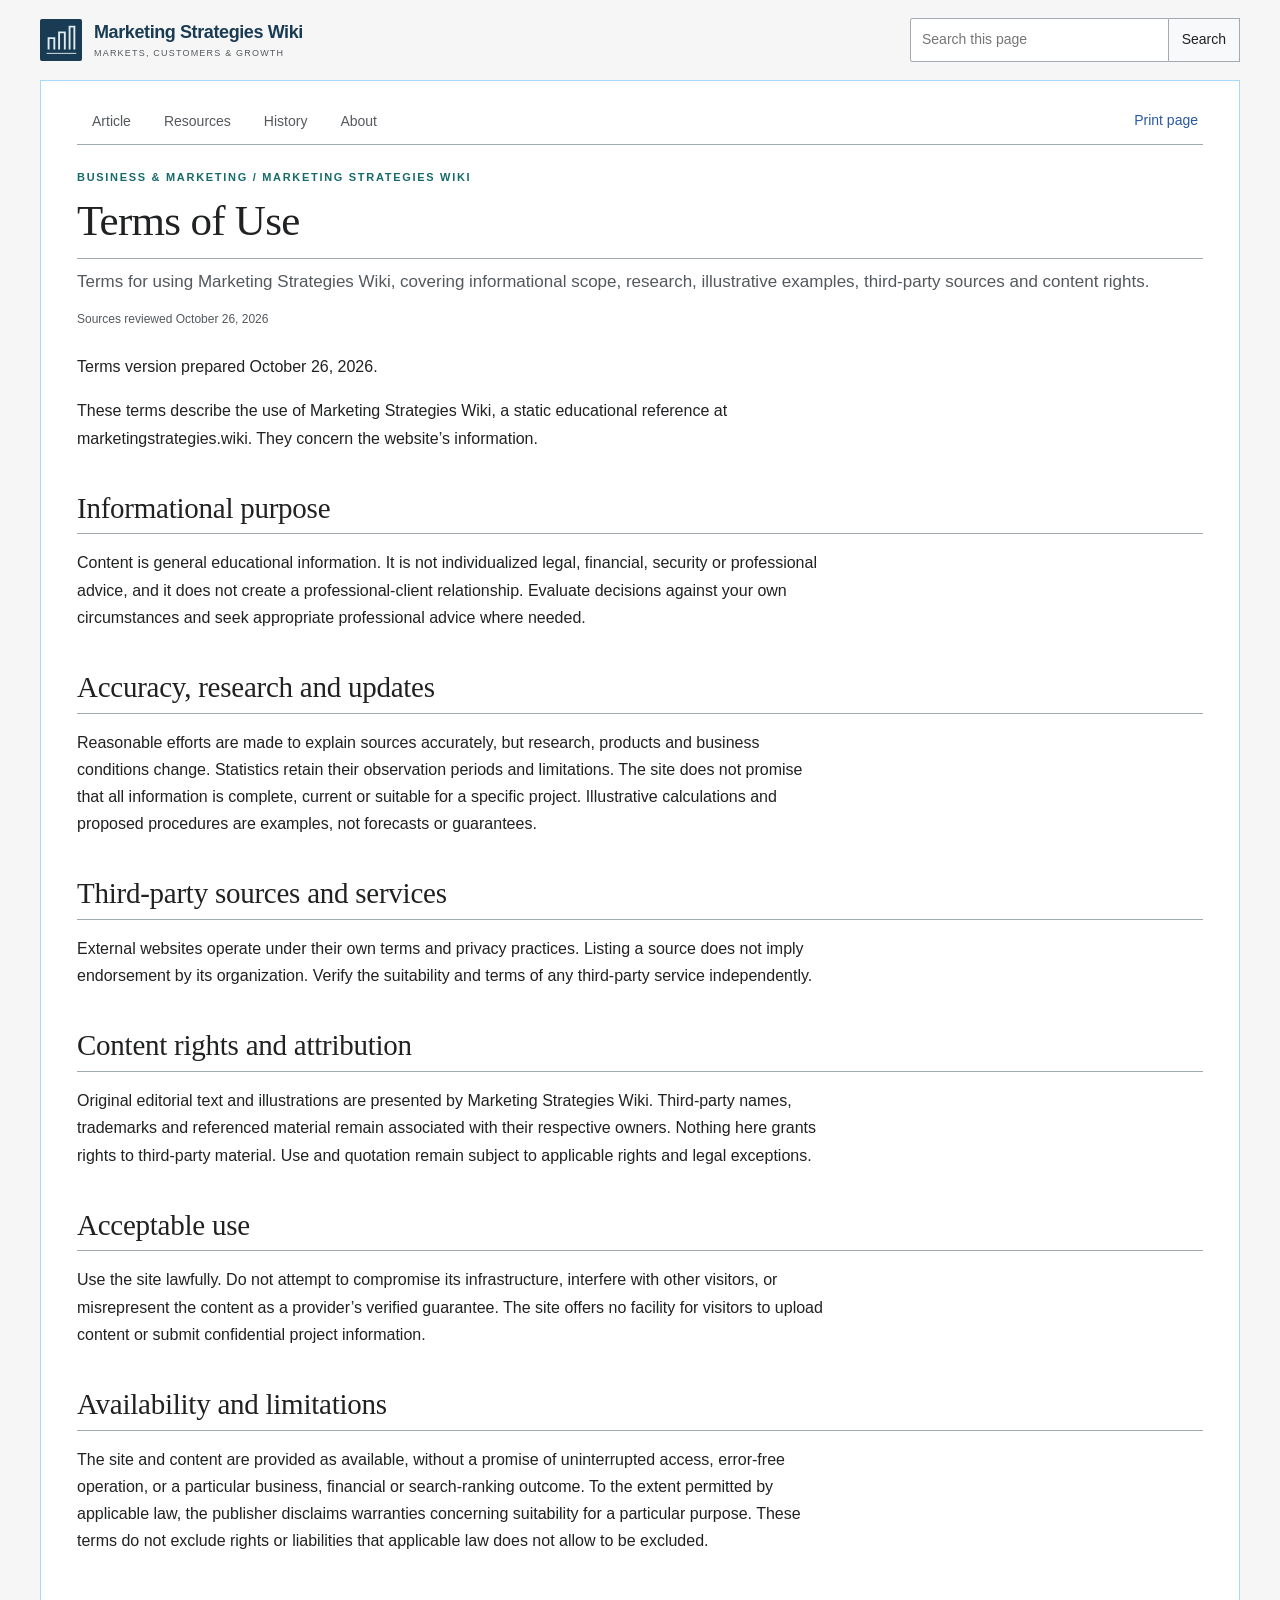
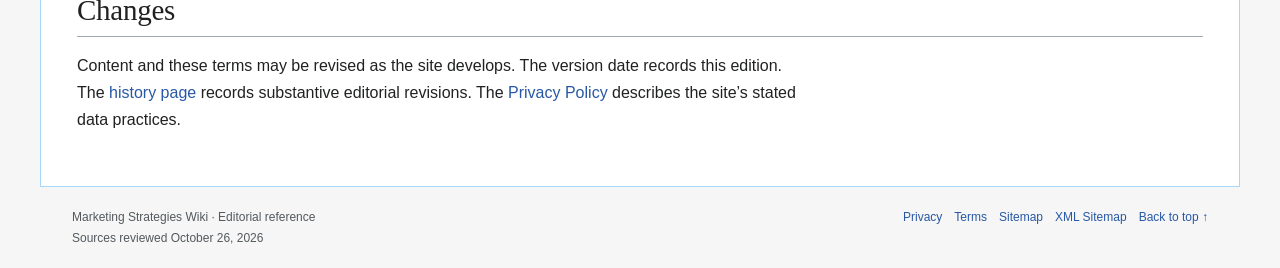
<file: terms/index.html>
<!doctype html><html lang="en-US"><head><meta charset="utf-8"><meta name="viewport" content="width=device-width,initial-scale=1"><title>Terms of Use | Marketing Strategies Wiki</title><meta name="description" content="Terms for using Marketing Strategies Wiki, covering informational scope, research, illustrative examples, third-party sources and content rights."><meta name="robots" content="index,follow,max-image-preview:large"><link rel="canonical" href="https://marketingstrategies.wiki/terms/"><meta name="referrer" content="strict-origin-when-cross-origin"><meta name="theme-color" content="#193b53"><meta property="og:type" content="website"><meta property="og:site_name" content="Marketing Strategies Wiki"><meta property="og:locale" content="en_US"><meta property="og:title" content="Terms of Use | Marketing Strategies Wiki"><meta property="og:description" content="Terms for using Marketing Strategies Wiki, covering informational scope, research, illustrative examples, third-party sources and content rights."><meta property="og:url" content="https://marketingstrategies.wiki/terms/"><meta property="og:image" content="https://marketingstrategies.wiki/assets/social-card.png"><meta property="og:image:width" content="1200"><meta property="og:image:height" content="630"><meta property="og:image:alt" content="Marketing Strategies Wiki: audiences, positioning and growth"><meta name="twitter:card" content="summary_large_image"><meta name="twitter:title" content="Terms of Use | Marketing Strategies Wiki"><meta name="twitter:description" content="Terms for using Marketing Strategies Wiki, covering informational scope, research, illustrative examples, third-party sources and content rights."><meta name="twitter:image" content="https://marketingstrategies.wiki/assets/social-card.png"><link rel="icon" href="../assets/favicon.svg" type="image/svg+xml"><link rel="stylesheet" href="../assets/wiki.css"><script src="../assets/wiki.js" defer></script><script type="application/ld+json">{"@context": "https://schema.org", "@graph": [{"@type": "WebSite", "@id": "https://marketingstrategies.wiki/#website", "url": "https://marketingstrategies.wiki/", "name": "Marketing Strategies Wiki", "inLanguage": "en-US", "publisher": {"@id": "https://marketingstrategies.wiki/#publisher"}}, {"@type": "Organization", "@id": "https://marketingstrategies.wiki/#publisher", "name": "Marketing Strategies Wiki", "url": "https://marketingstrategies.wiki/", "description": "The publication name of this editorial reference website."}, {"@type": "WebPage", "@id": "https://marketingstrategies.wiki/terms/#webpage", "url": "https://marketingstrategies.wiki/terms/", "name": "Terms of Use", "description": "Terms for using Marketing Strategies Wiki, covering informational scope, research, illustrative examples, third-party sources and content rights.", "inLanguage": "en-US", "isPartOf": {"@id": "https://marketingstrategies.wiki/#website"}, "dateModified": "2026-10-26", "breadcrumb": {"@id": "https://marketingstrategies.wiki/terms/#breadcrumb"}}, {"@type": "BreadcrumbList", "@id": "https://marketingstrategies.wiki/terms/#breadcrumb", "itemListElement": [{"@type": "ListItem", "position": 1, "name": "Marketing strategies", "item": "https://marketingstrategies.wiki/"}, {"@type": "ListItem", "position": 2, "name": "Terms of Use", "item": "https://marketingstrategies.wiki/terms/"}]}]}</script></head><body id="top"><a class="skip" href="#article">Skip to content</a><header class="site-header"><a class="identity" href="/" aria-label="Marketing Strategies Wiki home"><svg viewBox="0 0 44 44" width="44" height="44" aria-hidden="true"><rect width="44" height="44" rx="2" fill="#193b53"/><path d="M9 32V20h6v12m5 0V14h6v18m5 0V8h5v24" stroke="#dcebed" fill="none" stroke-width="2"/><path d="M7 36h31" stroke="#dcebed"/></svg><span class="wordmark">Marketing Strategies Wiki<small>Markets, customers &amp; growth</small></span></a><form class="search" role="search"><label class="sr-only" for="wiki-search">Search this page</label><input id="wiki-search" type="search" placeholder="Search this page" autocomplete="off"><button type="submit" aria-controls="search-results" aria-expanded="false">Search</button><div class="search-panel" id="search-results" hidden><p role="status" aria-live="polite"></p><ul></ul><button type="button">Close results</button></div></form></header><div class="page"><div class="toolbar"><nav aria-label="Page navigation"><a href="/">Article</a><a href="/resources/">Resources</a><a href="/history/">History</a><a href="/about/">About</a></nav><button type="button" class="print">Print page</button></div><main id="article"><div class="article-heading"><div class="eyebrow">Business &amp; marketing / Marketing Strategies Wiki</div><h1>Terms of Use</h1><p class="deck">Terms for using Marketing Strategies Wiki, covering informational scope, research, illustrative examples, third-party sources and content rights.</p><div class="metadata"><span>Sources reviewed October 26, 2026</span></div></div><article class="support-page legal"><p>Terms version prepared October 26, 2026.</p><p>These terms describe the use of Marketing Strategies Wiki, a static educational reference at marketingstrategies.wiki. They concern the website’s information.</p><section id="scope"><h2>Informational purpose</h2><p>Content is general educational information. It is not individualized legal, financial, security or professional advice, and it does not create a professional-client relationship. Evaluate decisions against your own circumstances and seek appropriate professional advice where needed.</p></section><section id="accuracy"><h2>Accuracy, research and updates</h2><p>Reasonable efforts are made to explain sources accurately, but research, products and business conditions change. Statistics retain their observation periods and limitations. The site does not promise that all information is complete, current or suitable for a specific project. Illustrative calculations and proposed procedures are examples, not forecasts or guarantees.</p></section><section id="third-parties"><h2>Third-party sources and services</h2><p>External websites operate under their own terms and privacy practices. Listing a source does not imply endorsement by its organization. Verify the suitability and terms of any third-party service independently.</p></section><section id="rights"><h2>Content rights and attribution</h2><p>Original editorial text and illustrations are presented by Marketing Strategies Wiki. Third-party names, trademarks and referenced material remain associated with their respective owners. Nothing here grants rights to third-party material. Use and quotation remain subject to applicable rights and legal exceptions.</p></section><section id="acceptable"><h2>Acceptable use</h2><p>Use the site lawfully. Do not attempt to compromise its infrastructure, interfere with other visitors, or misrepresent the content as a provider’s verified guarantee. The site offers no facility for visitors to upload content or submit confidential project information.</p></section><section id="availability"><h2>Availability and limitations</h2><p>The site and content are provided as available, without a promise of uninterrupted access, error-free operation, or a particular business, financial or search-ranking outcome. To the extent permitted by applicable law, the publisher disclaims warranties concerning suitability for a particular purpose. These terms do not exclude rights or liabilities that applicable law does not allow to be excluded.</p></section><section id="changes"><h2>Changes</h2><p>Content and these terms may be revised as the site develops. The version date records this edition. The <a href="/history/">history page</a> records substantive editorial revisions. The <a href="/privacy/">Privacy Policy</a> describes the site’s stated data practices.</p></section></article></main></div><div class="endbar"><p>Marketing Strategies Wiki · Editorial reference<br>Sources reviewed October 26, 2026</p><nav class="footer-nav" aria-label="Site information"><a href="/privacy/">Privacy</a><a href="/terms/">Terms</a><a href="/sitemap/">Sitemap</a><a href="/sitemap.xml">XML Sitemap</a><a href="#top">Back to top ↑</a></nav></div></body></html>
</file>
<file: assets/wiki.css>
:root{--bg:#f6f6f6;--paper:#fff;--ink:#202122;--muted:#54595d;--line:#a2a9b1;--rule:#a7d7f9;--link:#2858a5;--accent:#193b53;--tint:#f8f9fa;--teal:#176a6c;--focus:#a14c00;--font-body:"Segoe UI",Tahoma,sans-serif;--font-title:Georgia,"Times New Roman",serif;--space:24px;--radius:2px}
*{box-sizing:border-box}html{scroll-padding-top:20px;scroll-behavior:smooth}body{margin:0;background:var(--bg);color:var(--ink);font:16px/1.7 var(--font-body)}a{color:var(--link);text-decoration:none}a:hover{text-decoration:underline}a:focus-visible,button:focus-visible,input:focus-visible,summary:focus-visible,[tabindex]:focus-visible{outline:3px solid var(--focus);outline-offset:4px}button,input{font:inherit}button{cursor:pointer}img,svg{max-width:100%;height:auto}p{margin:0 0 1.05em;text-wrap:pretty}strong{font-weight:650}.sr-only{position:absolute;width:1px;height:1px;padding:0;overflow:hidden;clip:rect(0,0,0,0);white-space:nowrap}.skip{position:absolute;left:16px;top:-90px;z-index:10;background:white;padding:10px}.skip:focus{top:10px}.site-header{max-width:1264px;margin:auto;display:flex;align-items:center;justify-content:space-between;gap:24px;padding:18px 32px}.identity{display:flex;gap:12px;align-items:center;color:var(--accent)}.identity:hover{text-decoration:none}.identity svg{width:42px;height:42px;flex:none}.wordmark{font-size:19px;font-weight:650;letter-spacing:-.4px;line-height:1.25}.wordmark small{display:block;color:var(--muted);font-size:11px;font-weight:500;letter-spacing:1.8px;text-transform:uppercase;margin-top:5px}.search{position:relative;display:flex;width:330px;max-width:100%}.search input{width:100%;min-width:0;border:1px solid var(--line);background:var(--paper);padding:9px 11px;border-radius:var(--radius) 0 0 var(--radius);font-size:14px}.search button{background:var(--tint);border:1px solid var(--line);border-left:0;padding:9px 13px;font-size:14px;color:var(--ink)}.search-panel{position:absolute;z-index:5;top:100%;left:0;right:0;background:white;border:1px solid var(--line);box-shadow:0 8px 18px #20212220;padding:14px;max-height:380px;overflow:auto;font-size:14px}.search-panel ul{padding-left:18px;margin:0}.search-panel a{display:block;padding:7px 0}.search-panel button{border:1px solid var(--line);margin-top:12px}.search-panel p{font-size:13px}.page{max-width:1200px;margin:auto;background:var(--paper);border:1px solid var(--rule);padding:18px 36px 36px;min-height:90vh}.toolbar{display:flex;justify-content:space-between;align-items:center;border-bottom:1px solid var(--line);gap:12px;margin-bottom:24px;font-size:14px}.toolbar nav{display:flex;flex-wrap:wrap;gap:3px}.toolbar a{padding:10px 14px;display:block;color:var(--muted);border:1px solid transparent;border-bottom:0}.toolbar a[aria-current]{border-color:var(--line);color:var(--ink);background:white;position:relative;bottom:-1px}.print{border:0;background:transparent;color:var(--link);padding:10px 5px;white-space:nowrap;font-size:14px}.eyebrow{font:600 11px/1.6 var(--font-body);letter-spacing:1.7px;text-transform:uppercase;color:var(--teal);margin-bottom:10px}.article-heading h1{font:normal clamp(30px,3.6vw,43px)/1.16 var(--font-title);margin:0 0 9px;border-bottom:1px solid var(--line);padding-bottom:12px;letter-spacing:-.7px;text-wrap:balance}.deck{color:var(--muted);font-size:17px;margin:0 0 12px}.metadata{display:flex;flex-wrap:wrap;gap:6px 20px;color:var(--muted);font-size:12px;margin-bottom:24px}.intro{font-size:16px}.infobox{float:right;clear:right;width:304px;margin:0 0 24px 30px;padding:6px;background:var(--tint);border:1px solid var(--line);font-size:13px;line-height:1.5}.infobox-title{font-weight:650;text-align:center;font-size:18px;padding:7px 3px 1px}.infobox-subtitle{text-align:center;color:var(--muted);margin-bottom:12px;font-size:12px}.infobox-art{margin:0 7px 10px}.infobox dl{margin:0 8px}.infobox dl div{display:grid;grid-template-columns:96px 1fr;gap:8px;padding:8px 0;border-bottom:1px solid #d9dde1}.infobox dt{font-weight:650}.infobox dd{margin:0}.infobox .note{font-size:11px;color:var(--muted);margin:12px 8px 8px}.reading-note{border-left:3px solid var(--rule);padding:8px 0 8px 14px;margin:20px 0;font-size:14px}.contents{background:var(--tint);border:1px solid var(--line);padding:12px 18px;display:block;max-width:660px;margin:24px 334px 32px 0;font-size:14px;min-width:230px}.contents summary{font-weight:650;cursor:pointer;padding:3px 0;min-height:32px}.contents ol{margin:10px 0 0;padding-left:23px}.contents li{padding:2px 0}.contents a{display:inline-block;padding:3px 0}section.topic-section{clear:both;max-width:100%;padding-top:3px}h2{font:normal clamp(23px,2.5vw,29px)/1.3 var(--font-title);margin:38px 0 15px;border-bottom:1px solid var(--line);padding-bottom:6px;letter-spacing:-.25px;text-wrap:balance}h3{font:650 19px/1.4 var(--font-body);margin:25px 0 10px;text-wrap:balance}.topic-section>p,.support-page p{max-width:93ch}.reference{font-size:11px;line-height:0;vertical-align:super;white-space:nowrap;margin:0 2px}.reference a{padding:3px 1px}.table-scroll{overflow-x:auto;margin:20px 0 24px;border:1px solid var(--line);max-width:100%}table{border-collapse:collapse;width:100%;font-size:14px;line-height:1.55;min-width:620px}caption{text-align:left;font-weight:650;background:var(--tint);padding:11px 15px;border-bottom:1px solid var(--line)}th,td{padding:12px 15px;text-align:left;vertical-align:top;border-bottom:1px solid #d9dde1}thead{background:#eaf0f5;color:var(--accent)}thead th{font-weight:650}tbody th{font-weight:600;min-width:150px}tbody tr:nth-child(even){background:#f8f9fa}tbody tr:last-child>*{border-bottom:0}.table-scroll:focus-visible{outline-offset:1px}.process-figure,.data-figure{margin:26px 0;border:1px solid var(--line);padding:22px;background:var(--tint)}figcaption{margin-bottom:18px;font-size:16px}figcaption strong{display:block;color:var(--accent);font-size:18px}figcaption span{display:block;color:var(--muted);font-size:13px;margin-top:3px}.process{list-style:none;display:grid;grid-template-columns:repeat(4,minmax(0,1fr));padding:0;margin:0;border:1px solid #bdcbd5}.process li{padding:17px 15px;background:white;border-right:1px solid #bdcbd5;font-size:14px;line-height:1.5}.process li:last-child{border:0}.process b{display:block;color:var(--teal);margin-bottom:7px}.process span{display:block}.figure-note{font-size:12px;line-height:1.6;color:var(--muted);margin:15px 0 0}.data-figure img{display:block;width:100%;max-width:860px;margin:auto;background:white}.stat-strip{display:grid;grid-template-columns:repeat(3,minmax(0,1fr));margin:24px 0 14px;border-top:3px solid var(--accent);border-bottom:1px solid var(--line)}.stat-strip>div{padding:22px 20px;border-right:1px solid var(--line);background:var(--tint)}.stat-strip>div:last-child{border-right:0}.stat-strip strong{font:normal 36px/1.2 var(--font-title);display:block;color:var(--accent)}.stat-strip span{display:block;font-size:14px;margin:8px 0}.stat-strip small{font-size:11px;color:var(--muted);display:block}.timeline{list-style:none;margin:25px 0;padding:0}.timeline li{display:grid;grid-template-columns:100px 1fr;gap:22px;border-top:1px solid #d9dde1;padding:18px 0}.timeline-year{font:normal 21px/1.4 var(--font-title);color:var(--teal)}.timeline h3{font-size:17px;margin:0 0 5px}.timeline p{font-size:15px;margin:0;max-width:80ch}.checklist{padding-left:26px;max-width:92ch}.checklist li{margin:12px 0;padding-left:6px}.example{border-left:3px solid var(--teal);background:var(--tint);padding:18px 24px;margin:24px 0}.example h3{margin:0 0 9px}.example p{margin:0}.glossary{display:grid;grid-template-columns:1fr 1fr;gap:0 32px;margin:20px 0}.glossary div{border-top:1px solid #d9dde1;padding:13px 0;font-size:14px}.glossary dt{font-weight:650}.glossary dd{margin:4px 0 0;color:var(--muted)}.catlinks{padding:12px 15px;border:1px solid var(--line);background:var(--tint);margin-top:32px;font-size:13px;clear:both}.article-footer{clear:both;border-top:3px solid var(--rule);margin-top:35px;padding-top:8px}.article-footer h2{font-size:25px;border:0;margin-top:22px}.article-footer>p{font-size:13px;color:var(--muted);max-width:90ch}.references{padding-left:26px;display:grid;grid-template-columns:1fr 1fr;gap:17px 38px;font-size:12px;line-height:1.6}.references li{padding-left:2px;min-width:0;scroll-margin-top:20px}.references li:target{background:#fff1d6;outline:3px solid #fff1d6}.source-url{display:block;overflow-wrap:anywhere;word-break:break-word;font-family:Consolas,monospace;font-size:11px;color:var(--muted);margin-top:5px;user-select:all}.source-note{display:block;color:var(--muted)}.editorial-note{border-top:1px solid #d9dde1;padding-top:16px;margin-top:25px}.endbar{max-width:1200px;padding:20px 32px;margin:auto;display:flex;justify-content:space-between;gap:20px;font-size:12px;color:var(--muted)}.endbar p{margin:0}.endbar a{white-space:nowrap}.resource-list{list-style:none;padding:0;display:grid;grid-template-columns:1fr 1fr;gap:20px;margin:25px 0}.resource-list li{padding:21px;border:1px solid var(--line);background:var(--tint)}.resource-list h3{margin:0 0 9px;font-size:18px}.resource-list p{font-size:14px}.resource-list a{font-size:14px;display:inline-block;padding:5px 0}.edition{border:1px solid var(--line);background:var(--tint);padding:22px;margin:25px 0}.edition h3{margin:0 0 10px}.edition p:last-child{margin:0}.compact{font-size:14px}.noscript-note{font-size:12px;color:var(--muted)}
@media(min-width:1500px){.topic-section>p{max-width:90ch}}
@media(max-width:900px){.page{padding:16px 26px 30px}.site-header{padding:18px 26px}.toolbar a{padding:10px}.infobox{width:280px;margin-left:22px}.contents{margin-right:302px}.process{grid-template-columns:1fr 1fr}.process li:nth-child(2){border-right:0}.process li:nth-child(-n+2){border-bottom:1px solid #bdcbd5}.references{gap:16px 26px}}
@media(max-width:650px){body{font-size:16px}.site-header{padding:17px 18px;align-items:flex-start;flex-direction:column;gap:17px}.search{width:100%}.page{border-left:0;border-right:0;padding:14px 18px 24px}.toolbar{align-items:flex-start;gap:6px;margin-bottom:24px}.toolbar nav{gap:0}.toolbar a{padding:9px 10px;font-size:13px}.print{font-size:13px;min-height:42px}.article-heading h1{font-size:32px}.deck{font-size:16px}.metadata{font-size:11px;gap:4px 12px}.infobox{float:none;width:100%;margin:0 0 24px}.infobox-art{max-width:280px;margin:4px auto 12px}.infobox dl div{grid-template-columns:110px 1fr}.infobox .note{font-size:12px}.intro{font-size:16px}.contents{margin:25px 0;max-width:none;min-width:0}.contents summary{min-height:40px;padding:7px 0}.contents a{padding:7px 0;line-height:1.5}.topic-section h2{font-size:25px;margin-top:32px}.topic-section h3{font-size:18px}.stat-strip{grid-template-columns:1fr}.stat-strip>div{border-right:0;border-bottom:1px solid var(--line);padding:16px}.stat-strip>div:last-child{border-bottom:0}.stat-strip strong{font-size:32px}.stat-strip span{margin:4px 0}.process-figure,.data-figure{padding:13px;margin:22px 0}.process{grid-template-columns:1fr 1fr}.process li{padding:13px 10px;font-size:13px}.data-figure img{min-height:0}.timeline li{grid-template-columns:66px 1fr;gap:14px}.timeline-year{font-size:18px}.timeline h3{font-size:16px}.timeline p{font-size:14px}.glossary,.references,.resource-list{grid-template-columns:1fr}.references{gap:18px}.glossary{gap:0}.endbar{padding:18px;align-items:flex-start}.endbar p{max-width:27ch}.resource-list{gap:13px}.resource-list a{padding:9px 0}.source-url{font-size:11px}.example{padding:16px}.table-scroll{margin-right:0}}
@media(max-width:650px){article:not(.support-page){display:flex;flex-direction:column}article>.intro{order:-3}article>.contents{order:-2}article>.infobox{order:-1}.data-figure picture{display:block}.data-figure img{aspect-ratio:360/330}.table-scroll::before{content:"Swipe or use arrow keys to view the full table";display:block;font-size:11px;color:var(--muted);padding:6px 12px;background:var(--tint);position:sticky;left:0;width:100%;max-width:calc(100vw - 38px)}}
html{scroll-behavior:auto}
@media(prefers-reduced-motion:reduce){html{scroll-behavior:auto}}
@media print{body{background:white;font-size:11pt;color:#000}.site-header,.toolbar,.contents,.skip,.endbar,.search-panel{display:none!important}.page{max-width:none;border:0;padding:0}.article-heading h1{font-size:27pt}.infobox{width:240px;font-size:9pt}.table-scroll{overflow:visible;border:0}table{min-width:0;font-size:9pt}tr{break-inside:avoid}.data-figure,.process-figure{break-inside:avoid}h2,h3{break-after:avoid}.references{display:block;font-size:9pt}.references li{margin-bottom:9px}.source-url{font-size:8pt}.glossary{display:block}a{color:#000}.metadata{font-size:9pt}.topic-section>p{max-width:none}.stat-strip strong{font-size:25pt}.article-footer{break-before:page}}

.reference{vertical-align:baseline;font-size:13px}.contents a{min-height:40px;display:flex;align-items:center}.topic-section>p{max-width:90ch}.legal p{max-width:85ch}.data-figure img{aspect-ratio:900/440}.footer-nav{display:flex;flex-wrap:wrap;gap:12px;justify-content:flex-end}.endbar{gap:24px}.wordmark{font-size:20px}.identity small{font-size:9px}.feature-note{padding:12px 16px;background:#f2f7fa;border-left:3px solid #176a6c;font-size:14px}.sitemap-list li{margin:14px 0}.sitemap-list a{font-weight:600}.crumb{margin-bottom:16px;font-size:12px;color:#54595d}.glossary dt{scroll-margin-top:20px}.data-figure img{width:100%;height:auto}.metadata{flex-wrap:wrap}@media(max-width:650px){.data-figure img{aspect-ratio:360/350}.data-figure[data-chart="platform-use"] img{aspect-ratio:360/470}.toolbar{flex-wrap:wrap}.toolbar nav{flex:1;min-width:260px}.print{margin-left:auto}.endbar{display:block}.footer-nav{justify-content:flex-start}.identity{min-width:0}.wordmark{font-size:19px}}
.wordmark{font-size:18px}.wordmark small{letter-spacing:1.2px}.glossary{grid-template-columns:minmax(150px,220px) 1fr;gap:0 24px}.glossary dt,.glossary dd{border-top:1px solid #d9dde1;padding:12px 0;margin:0;font-size:14px}@media(max-width:650px){.wordmark{font-size:18px}.glossary{display:block}.glossary dd{border-top:0;padding-top:0}.glossary dt{padding-bottom:4px}}
</file>
